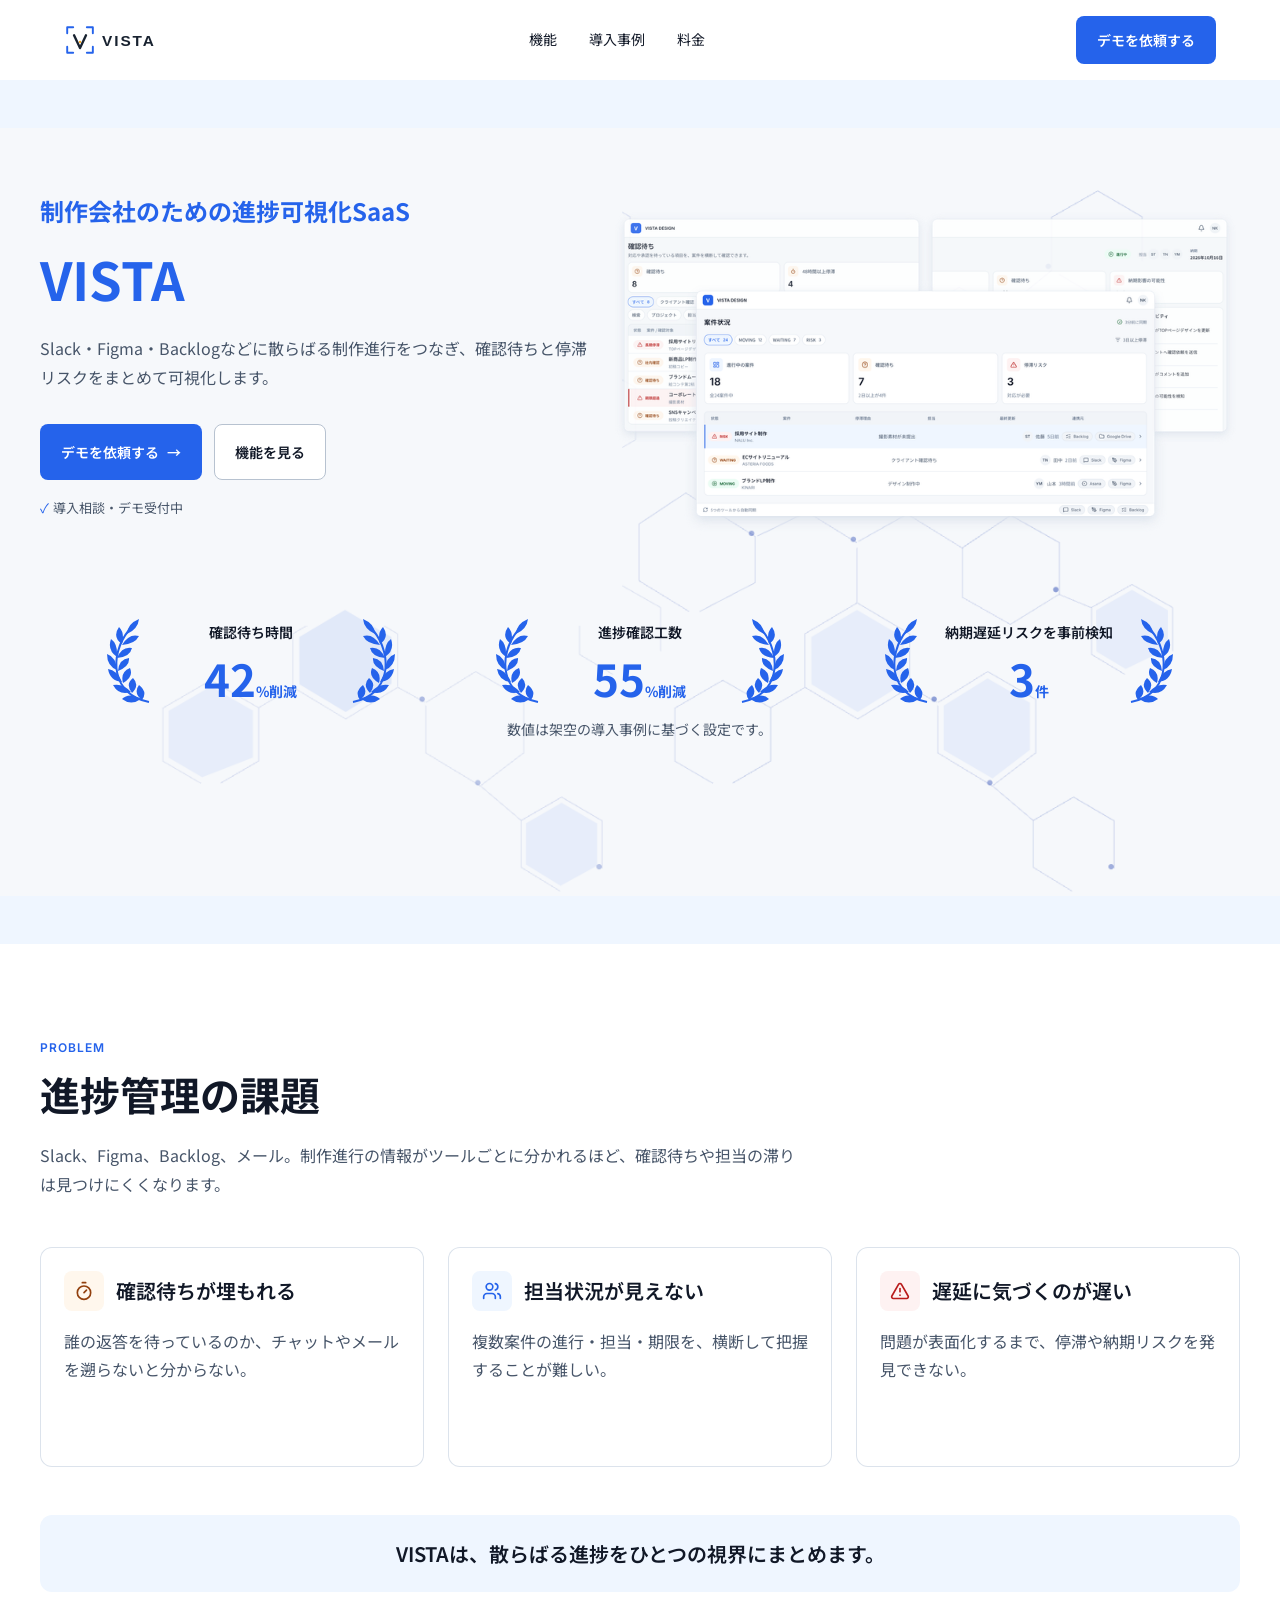
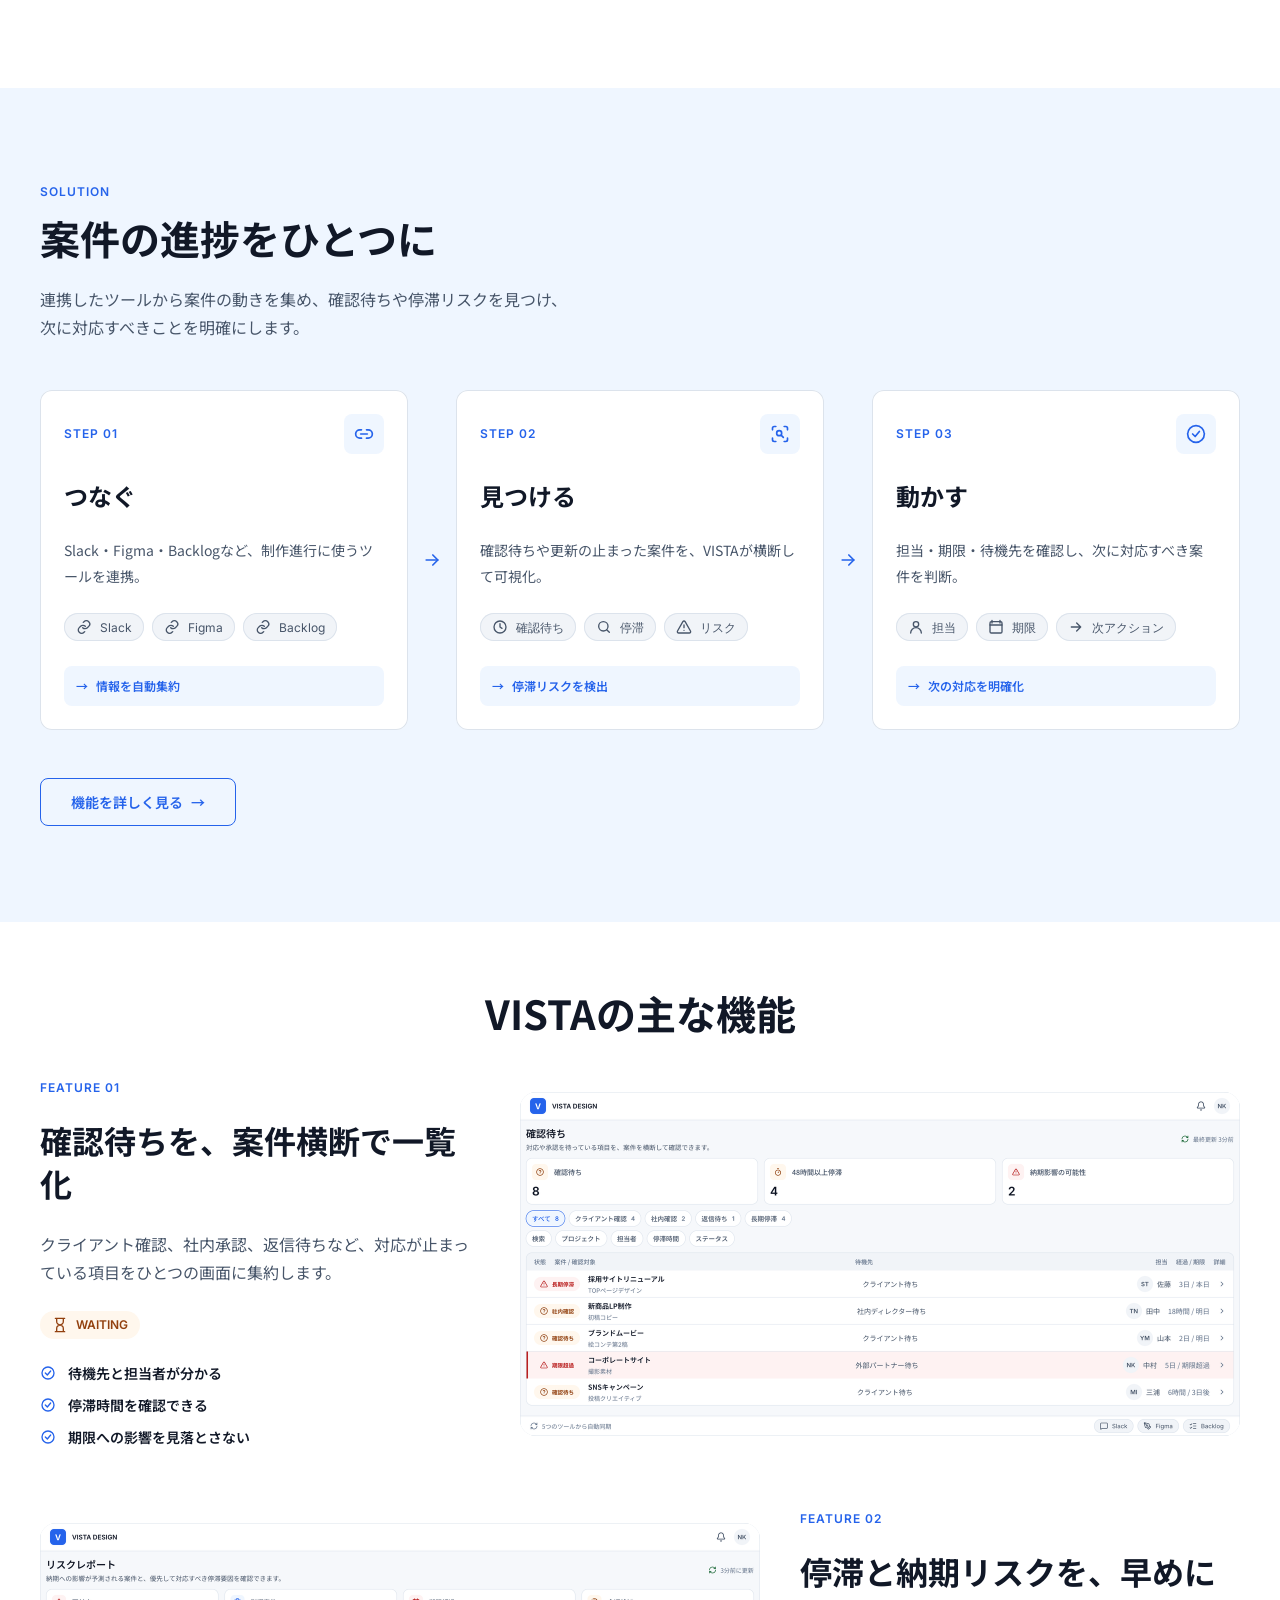
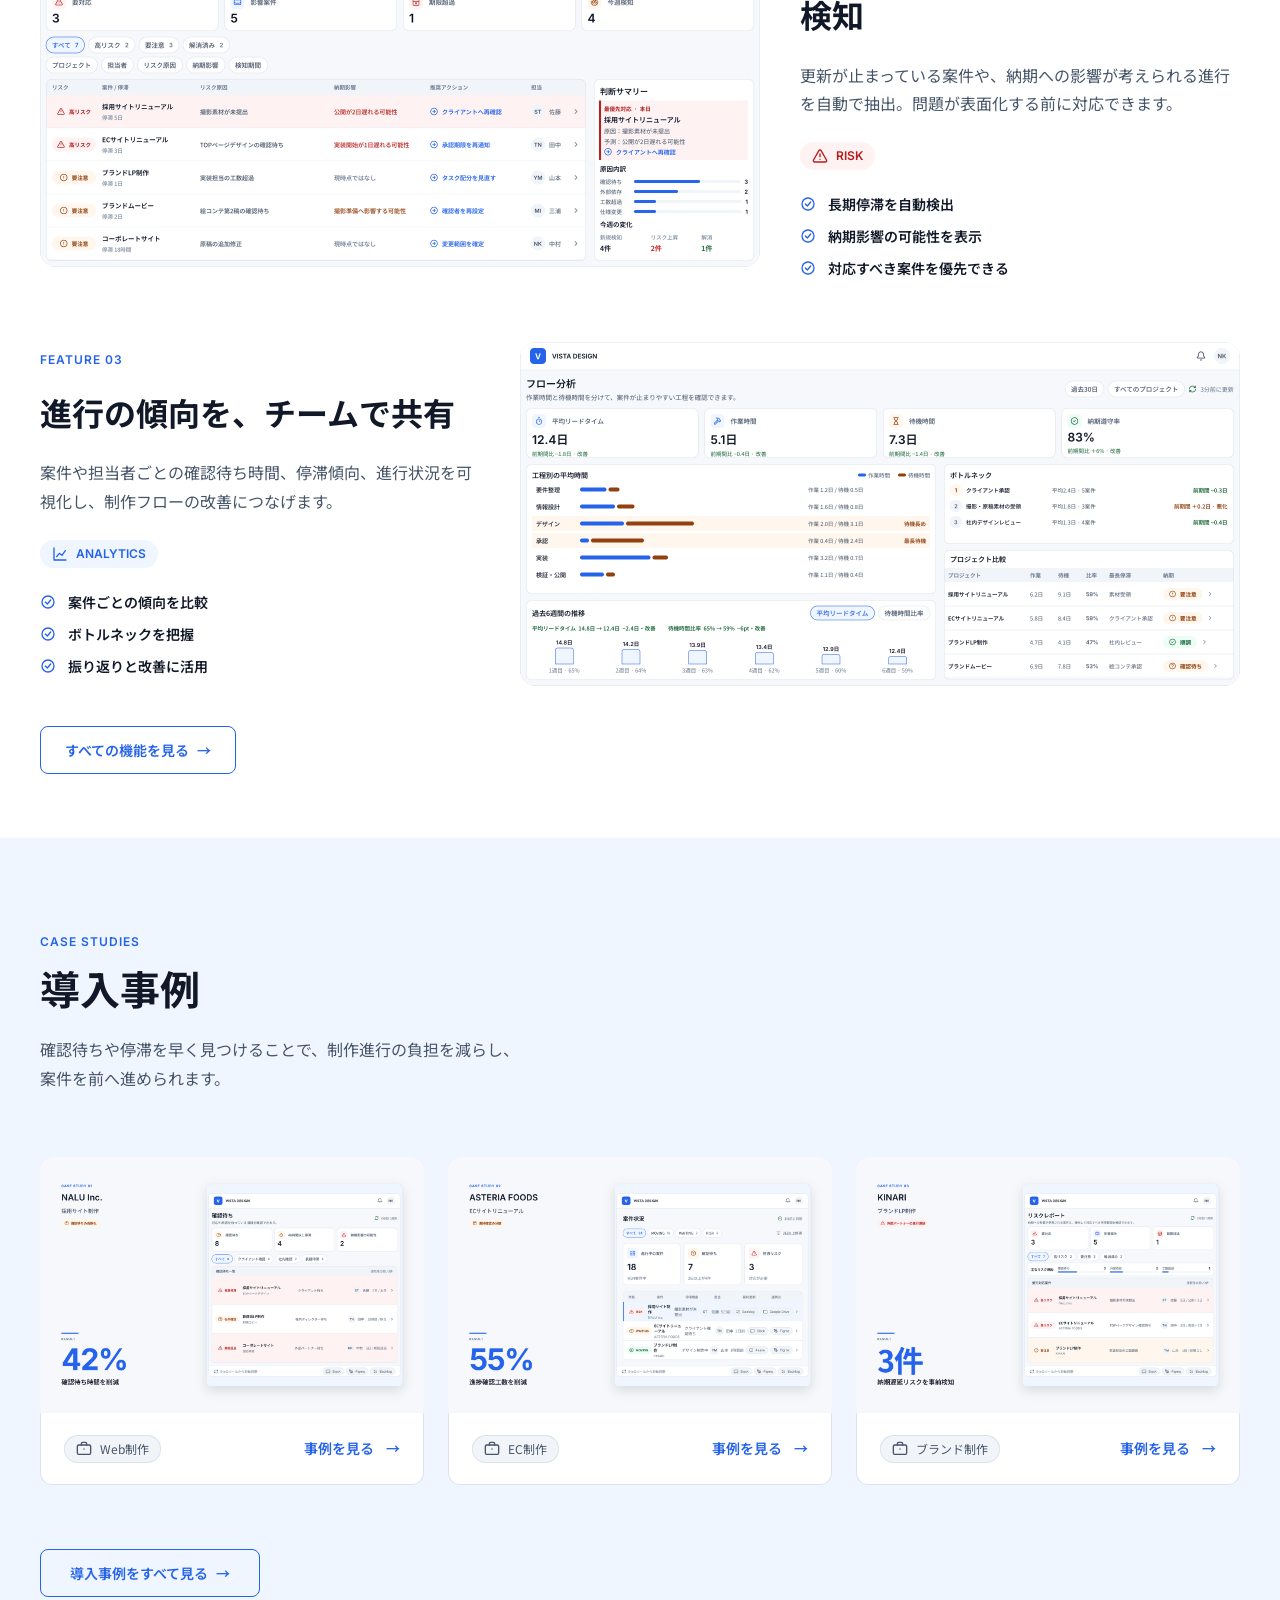
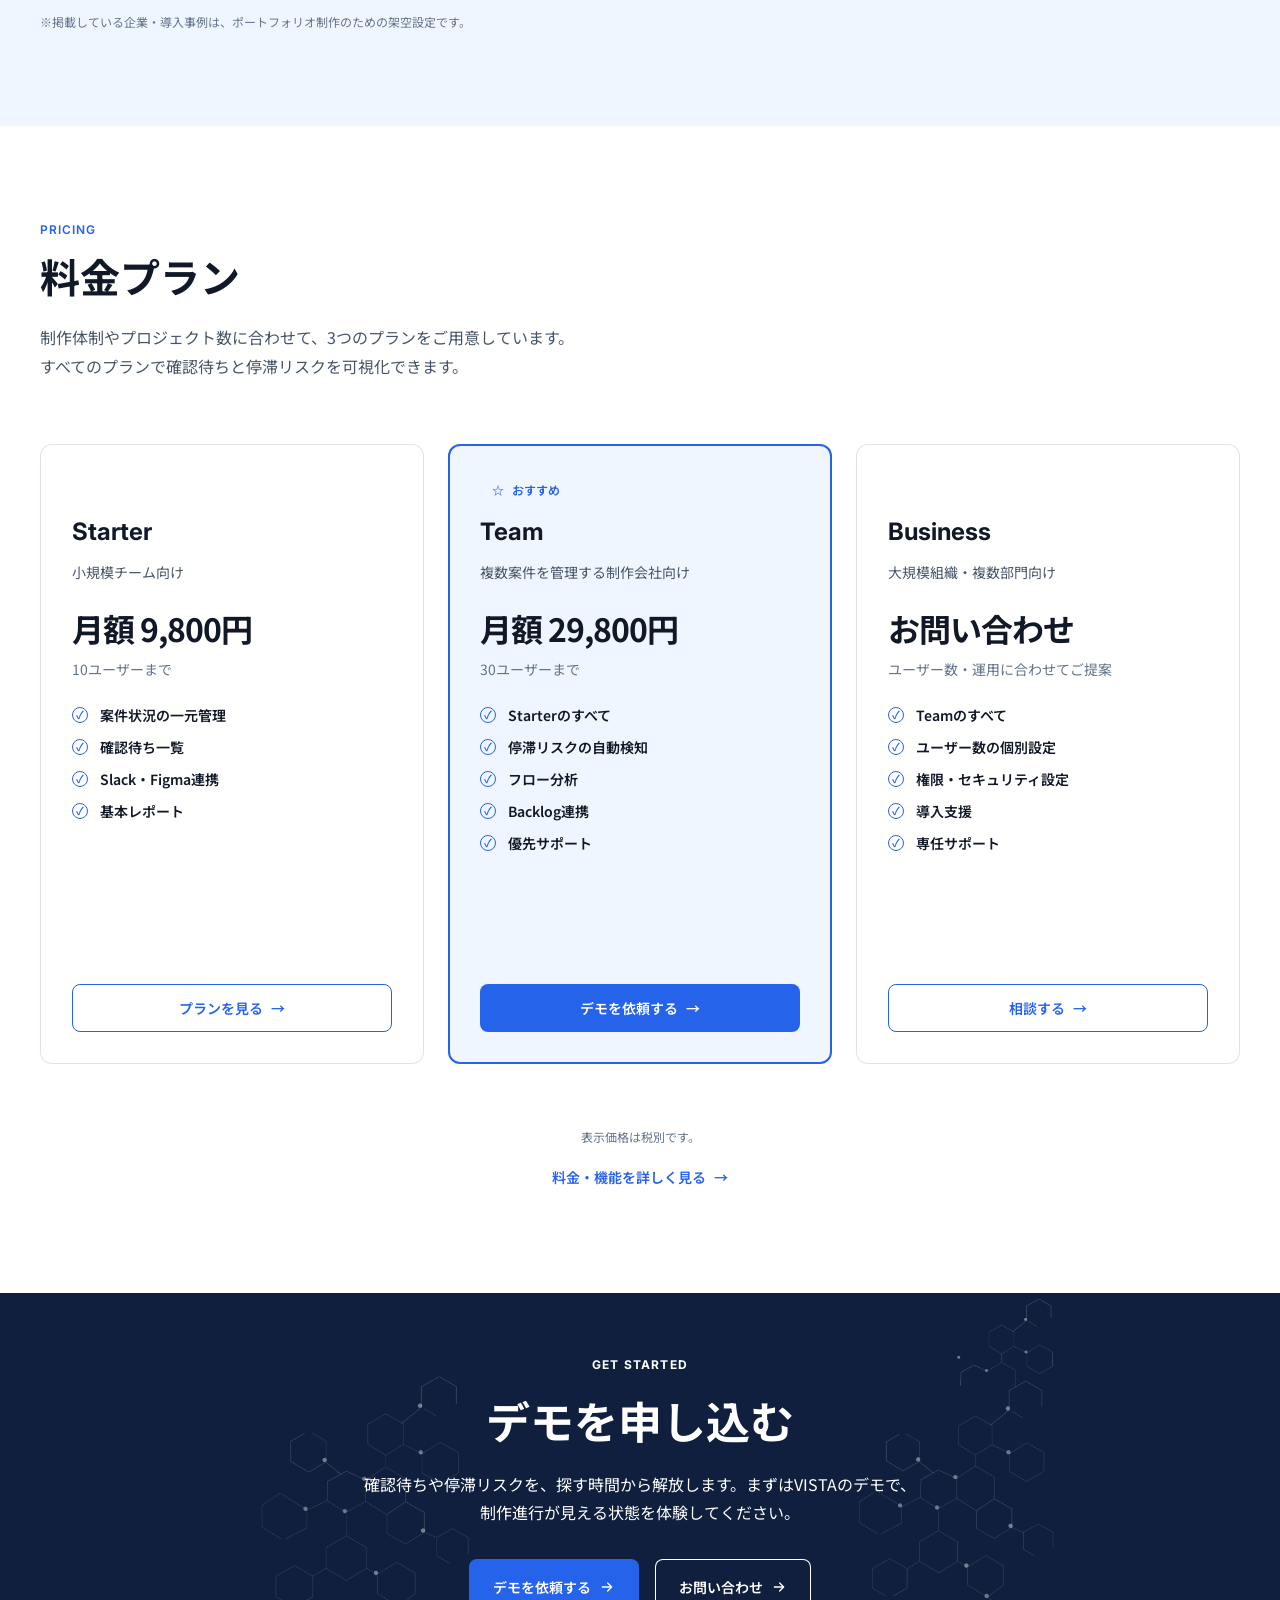
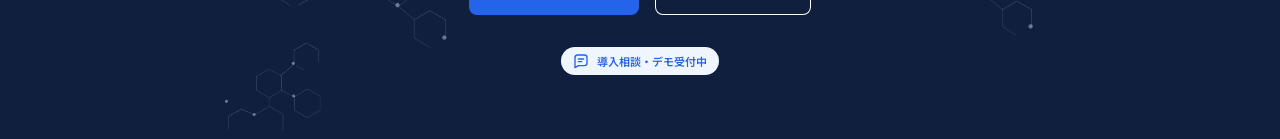
<file: index.html>
<!doctype html>
<html lang="ja">
<head>
  <meta charset="utf-8">
  <meta name="viewport" content="width=device-width, initial-scale=1">
  <title>VISTA</title>
  <meta name="description" content="VISTAは、Slack・Figma・Backlogに散らばる制作進行をつなぎ、制作会社の確認待ちや停滞リスクをひと目で可視化する進捗管理SaaSです。">
  <link rel="canonical" href="https://coconattsu0723.github.io/vista-progress-saas/">
  <meta property="og:title" content="VISTA">
  <meta property="og:description" content="VISTAは、Slack・Figma・Backlogに散らばる制作進行をつなぎ、制作会社の確認待ちや停滞リスクをひと目で可視化する進捗管理SaaSです。">
  <meta property="og:type" content="website">
  <meta property="og:url" content="https://coconattsu0723.github.io/vista-progress-saas/">
  <meta property="og:image" content="https://coconattsu0723.github.io/vista-progress-saas/05_Assets/images/ogp/VISTA_OGP_DEFAULT.png">
  <meta name="twitter:card" content="summary_large_image">
  <meta name="twitter:title" content="VISTA">
  <meta name="twitter:description" content="VISTAは、Slack・Figma・Backlogに散らばる制作進行をつなぎ、制作会社の確認待ちや停滞リスクをひと目で可視化する進捗管理SaaSです。">
  <meta name="twitter:image" content="https://coconattsu0723.github.io/vista-progress-saas/05_Assets/images/ogp/VISTA_OGP_DEFAULT.png">
  <meta name="theme-color" content="#2563eb">
  <link rel="icon" href="05_Assets/icons/web/favicon.ico" sizes="any">
  <link rel="icon" type="image/png" sizes="16x16" href="05_Assets/icons/web/favicon-16x16.png">
  <link rel="icon" type="image/png" sizes="32x32" href="05_Assets/icons/web/favicon-32x32.png">
  <link rel="apple-touch-icon" sizes="180x180" href="05_Assets/icons/web/apple-touch-icon.png">
  <link rel="preconnect" href="https://fonts.googleapis.com">
  <link rel="preconnect" href="https://fonts.gstatic.com" crossorigin>
  <link rel="stylesheet" href="https://fonts.googleapis.com/css2?family=Inter:wght@400;600;700&family=Noto+Sans+JP:wght@400;600;700&display=swap">
  <link rel="stylesheet" href="assets/css/reset.css">
  <link rel="stylesheet" href="assets/css/variables.css">
  <link rel="stylesheet" href="assets/css/base.css">
  <link rel="stylesheet" href="assets/css/components.css">
  <link rel="stylesheet" href="assets/css/pages.css?v=hero-title-blue">
  <script src="assets/js/main.js" defer></script>
</head>
<body data-page="top">
  <a class="skip-link" href="#main-content">本文へ移動</a>
  <header class="site-header" data-site-header>
    <div class="site-header__bar">
      <a class="site-header__logo" href="./" aria-label="VISTA ホーム">
        <img src="01_Brand/VISTA_LOGO_A_TRANSPARENT.svg" alt="VISTA" width="94" height="32">
      </a>
      <nav class="site-header__desktop-nav" aria-label="メインナビゲーション">
        <a class="site-header__nav-link" href="./features/">機能</a>
        <a class="site-header__nav-link" href="./case-studies/">導入事例</a>
        <a class="site-header__nav-link" href="./pricing/">料金</a>
      </nav>
      <div class="site-header__desktop-actions">
        <a class="button button--primary button--medium" href="./contact/">デモを依頼する</a>
      </div>
      <div class="site-header__mobile-actions">
        <a class="button button--primary button--small site-header__mobile-cta" href="./contact/">デモを依頼する</a>
        <button class="menu-toggle" type="button" aria-expanded="false" aria-controls="mobile-navigation" aria-label="メニューを開く" data-menu-toggle>
          <span class="menu-toggle__icon" aria-hidden="true"></span>
        </button>
      </div>
    </div>
    <nav class="mobile-navigation" id="mobile-navigation" aria-label="モバイルナビゲーション" data-mobile-menu hidden>
      <div class="container mobile-navigation__inner">
        <ul class="mobile-navigation__list">
          <li><a class="mobile-navigation__link" href="./features/"><span>機能</span><span class="mobile-navigation__arrow" aria-hidden="true">→</span></a></li>
          <li><a class="mobile-navigation__link" href="./case-studies/"><span>導入事例</span><span class="mobile-navigation__arrow" aria-hidden="true">→</span></a></li>
          <li><a class="mobile-navigation__link" href="./pricing/"><span>料金</span><span class="mobile-navigation__arrow" aria-hidden="true">→</span></a></li>
        </ul>
        <a class="button button--primary button--medium" href="./contact/">デモを依頼する</a>
      </div>
    </nav>
  </header>

  <main id="main-content">
    <section class="top-hero" id="hero" aria-labelledby="hero-title">
      <div class="top-hero__network" aria-hidden="true">
        <picture>
          <source media="(min-width: 1024px)" srcset="05_Assets/images/hero/VISTA_BG_HERO_NETWORK_DESKTOP.png">
          <source media="(min-width: 950px)" srcset="05_Assets/images/hero/VISTA_BG_HERO_NETWORK_1000.png">
          <source media="(min-width: 834px)" srcset="05_Assets/images/hero/VISTA_BG_HERO_NETWORK_900.png">
          <source media="(min-width: 684px)" srcset="05_Assets/images/hero/VISTA_BG_HERO_NETWORK_768.png">
          <source media="(min-width: 515px)" srcset="05_Assets/images/hero/VISTA_BG_HERO_NETWORK_600.png">
          <source media="(min-width: 400px)" srcset="05_Assets/images/hero/VISTA_BG_HERO_NETWORK_430.png">
          <img class="top-hero__network-image" src="05_Assets/images/hero/VISTA_BG_HERO_NETWORK_MOBILE.png" alt="" width="375" height="634">
        </picture>
      </div>
      <div class="container top-hero__container">
        <div class="top-hero__content">
          <div class="top-hero__intro">
            <p class="eyebrow">制作会社のための進捗可視化SaaS</p>
            <h1 class="top-hero__title" id="hero-title">VISTA</h1>
          </div>
          <div class="top-hero__conversion">
            <p class="top-hero__description"><span class="top-hero__description--desktop">Slack・Figma・Backlogなどに散らばる制作進行をつなぎ、確認待ちと停滞リスクをまとめて可視化します。</span><span class="top-hero__description--mobile">散らばる制作進行をつなぎ、確認待ちと停滞リスクをひと目で可視化します。</span></p>
            <div class="top-hero__action-block">
              <div class="top-hero__actions">
                <a class="button button--primary button--large top-hero__primary" href="./contact/">
                  <span>デモを依頼する</span><span class="top-hero__button-arrow" aria-hidden="true">→</span>
                </a>
                <a class="button button--secondary button--large top-hero__secondary" href="./features/">
                  <span>機能を見る</span><span class="top-hero__mobile-arrow" aria-hidden="true">→</span>
                </a>
              </div>
              <p class="top-hero__note"><span aria-hidden="true">✓</span>導入相談・デモ受付中</p>
            </div>
          </div>
        </div>
        <div class="top-hero__visual">
          <img class="top-hero__mockup" src="05_Assets/images/hero/VISTA_HERO_PRODUCT_MOCKUP.png" srcset="05_Assets/images/hero/VISTA_HERO_PRODUCT_MOCKUP_800.png 800w, 05_Assets/images/hero/VISTA_HERO_PRODUCT_MOCKUP_1280.png 1280w" sizes="(min-width: 1232px) 640px, (min-width: 1024px) calc(53.333vw - 17.067px), (min-width: 672px) 640px, calc(100vw - 32px)" alt="VISTAの進捗可視化画面" width="3840" height="2400">
        </div>
        <div class="top-hero__results">
          <ul class="top-hero__results-list">
            <li><a href="./case-studies/#case-01"><span>確認待ち時間</span><strong>42<small>%削減</small></strong></a></li>
            <li><a href="./case-studies/#case-02"><span>進捗確認工数</span><strong>55<small>%削減</small></strong></a></li>
            <li><a href="./case-studies/#case-03"><span>納期遅延リスクを事前検知</span><strong>3<small>件</small></strong></a></li>
          </ul>
          <p class="top-hero__results-note">数値は架空の導入事例に基づく設定です。</p>
        </div>
      </div>
    </section>
    <section class="problem-section" id="problem" aria-labelledby="problem-title">
      <div class="container problem-section__inner">
        <header class="section-heading problem-section__heading">
          <p class="section-eyebrow">PROBLEM</p>
          <div class="section-heading__content">
            <h2 class="section-title" id="problem-title">進捗管理の課題</h2>
            <p class="section-description">Slack、Figma、Backlog、メール。制作進行の情報が<span class="problem-section__desktop-copy">ツールごとに</span>分かれるほど、確認待ちや担当の滞りは見つけにくくなります。</p>
          </div>
        </header>
        <div class="problem-cards">
          <article class="problem-card problem-card--waiting">
            <span class="problem-card__icon" aria-hidden="true">
              <svg viewBox="0 0 24 24" focusable="false"><line x1="10" x2="14" y1="2" y2="2"/><line x1="12" x2="15" y1="14" y2="11"/><circle cx="12" cy="14" r="8"/></svg>
            </span>
            <span class="problem-card__number">01</span>
            <h3 class="problem-card__title">確認待ちが埋もれる</h3>
            <p class="problem-card__text">誰の返答を待っているのか、チャットやメールを遡らないと分からない。</p>
          </article>
          <article class="problem-card problem-card--assignment">
            <span class="problem-card__icon" aria-hidden="true">
              <svg viewBox="0 0 24 24" focusable="false"><path d="M16 21v-2a4 4 0 0 0-4-4H6a4 4 0 0 0-4 4v2"/><path d="M16 3.128a4 4 0 0 1 0 7.744"/><path d="M22 21v-2a4 4 0 0 0-3-3.87"/><circle cx="9" cy="7" r="4"/></svg>
            </span>
            <span class="problem-card__number">02</span>
            <h3 class="problem-card__title">担当状況が見えない</h3>
            <p class="problem-card__text">複数案件の進行・担当・期限を、横断して把握することが難しい。</p>
          </article>
          <article class="problem-card problem-card--risk">
            <span class="problem-card__icon" aria-hidden="true">
              <svg viewBox="0 0 24 24" focusable="false"><path d="m21.73 18-8-14a2 2 0 0 0-3.48 0l-8 14A2 2 0 0 0 4 21h16a2 2 0 0 0 1.73-3"/><path d="M12 9v4"/><path d="M12 17h.01"/></svg>
            </span>
            <span class="problem-card__number">03</span>
            <h3 class="problem-card__title">遅延に気づくのが遅い</h3>
            <p class="problem-card__text">問題が表面化するまで、停滞や納期リスクを発見できない。</p>
          </article>
        </div>
        <div class="problem-bridge">
          <p><span>VISTAは、散らばる進捗を</span><span>ひとつの視界にまとめます。</span></p>
        </div>
      </div>
    </section>
    <section class="solution-section" id="solution" aria-labelledby="solution-title">
      <div class="container solution-section__inner">
        <header class="section-heading solution-section__heading">
          <p class="section-eyebrow">SOLUTION</p>
          <div class="section-heading__content">
            <h2 class="section-title" id="solution-title">案件の進捗をひとつに</h2>
            <p class="section-description">連携したツールから案件の動きを集め、確認待ちや停滞リスクを見つけ、<br class="solution-section__desktop-break">次に対応すべきことを明確にします。</p>
          </div>
        </header>
        <div class="solution-steps">
          <article class="solution-step">
            <header class="solution-step__header">
              <p class="solution-step__label">STEP 01</p>
              <span class="solution-step__icon" aria-hidden="true"><svg viewBox="0 0 24 24" focusable="false"><path d="M9 17H7A5 5 0 0 1 7 7h2"/><path d="M15 7h2a5 5 0 0 1 0 10h-2"/><path d="M8 12h8"/></svg></span>
            </header>
            <h3 class="solution-step__title">つなぐ</h3>
            <p class="solution-step__text">Slack・Figma・Backlogなど、制作進行に使うツールを連携。</p>
            <ul class="solution-step__tags" aria-label="連携対象">
              <li class="solution-tag"><span aria-hidden="true"><svg viewBox="0 0 24 24"><path d="M10 13a5 5 0 0 0 7.1.1l2-2a5 5 0 0 0-7.1-7.1l-1.1 1.1"/><path d="M14 11a5 5 0 0 0-7.1-.1l-2 2A5 5 0 0 0 12 20l1.1-1.1"/></svg></span>Slack</li>
              <li class="solution-tag"><span aria-hidden="true"><svg viewBox="0 0 24 24"><path d="M10 13a5 5 0 0 0 7.1.1l2-2a5 5 0 0 0-7.1-7.1l-1.1 1.1"/><path d="M14 11a5 5 0 0 0-7.1-.1l-2 2A5 5 0 0 0 12 20l1.1-1.1"/></svg></span>Figma</li>
              <li class="solution-tag"><span aria-hidden="true"><svg viewBox="0 0 24 24"><path d="M10 13a5 5 0 0 0 7.1.1l2-2a5 5 0 0 0-7.1-7.1l-1.1 1.1"/><path d="M14 11a5 5 0 0 0-7.1-.1l-2 2A5 5 0 0 0 12 20l1.1-1.1"/></svg></span>Backlog</li>
            </ul>
            <p class="solution-step__keyword"><span aria-hidden="true">→</span>情報を自動集約</p>
          </article>
          <div class="solution-connector" aria-hidden="true"><svg viewBox="0 0 24 24" focusable="false"><path d="M5 12h14"/><path class="solution-connector__desktop-path" d="m13 6 6 6-6 6"/><path class="solution-connector__mobile-path" d="m6 13 6 6 6-6"/></svg></div>
          <article class="solution-step">
            <header class="solution-step__header">
              <p class="solution-step__label">STEP 02</p>
              <span class="solution-step__icon" aria-hidden="true"><svg viewBox="0 0 24 24" focusable="false"><path d="M3 7V5a2 2 0 0 1 2-2h2M17 3h2a2 2 0 0 1 2 2v2M21 17v2a2 2 0 0 1-2 2h-2M7 21H5a2 2 0 0 1-2-2v-2"/><circle cx="11" cy="11" r="3"/><path d="m16 16-2.1-2.1"/></svg></span>
            </header>
            <h3 class="solution-step__title">見つける</h3>
            <p class="solution-step__text">確認待ちや更新の止まった案件を、VISTAが横断して可視化。</p>
            <ul class="solution-step__tags" aria-label="検出対象">
              <li class="solution-tag"><span aria-hidden="true"><svg viewBox="0 0 24 24"><circle cx="12" cy="12" r="9"/><path d="M12 7v5l3 2"/></svg></span>確認待ち</li>
              <li class="solution-tag"><span aria-hidden="true"><svg viewBox="0 0 24 24"><circle cx="11" cy="11" r="7"/><path d="m20 20-4-4"/></svg></span>停滞</li>
              <li class="solution-tag"><span aria-hidden="true"><svg viewBox="0 0 24 24"><path d="m21.7 18-8-14a2 2 0 0 0-3.4 0l-8 14A2 2 0 0 0 4 21h16a2 2 0 0 0 1.7-3"/><path d="M12 9v4M12 17h.01"/></svg></span>リスク</li>
            </ul>
            <p class="solution-step__keyword"><span aria-hidden="true">→</span>停滞リスクを検出</p>
          </article>
          <div class="solution-connector" aria-hidden="true"><svg viewBox="0 0 24 24" focusable="false"><path d="M5 12h14"/><path class="solution-connector__desktop-path" d="m13 6 6 6-6 6"/><path class="solution-connector__mobile-path" d="m6 13 6 6 6-6"/></svg></div>
          <article class="solution-step">
            <header class="solution-step__header">
              <p class="solution-step__label">STEP 03</p>
              <span class="solution-step__icon" aria-hidden="true"><svg viewBox="0 0 24 24" focusable="false"><circle cx="12" cy="12" r="10"/><path d="m8 12 3 3 5-6"/></svg></span>
            </header>
            <h3 class="solution-step__title">動かす</h3>
            <p class="solution-step__text">担当・期限・待機先を確認し、次に対応すべき案件を判断。</p>
            <ul class="solution-step__tags" aria-label="判断情報">
              <li class="solution-tag"><span aria-hidden="true"><svg viewBox="0 0 24 24"><circle cx="12" cy="8" r="4"/><path d="M4 21a8 8 0 0 1 16 0"/></svg></span>担当</li>
              <li class="solution-tag"><span aria-hidden="true"><svg viewBox="0 0 24 24"><path d="M6 2v4M18 2v4M3 9h18"/><rect x="3" y="4" width="18" height="17" rx="2"/></svg></span>期限</li>
              <li class="solution-tag"><span aria-hidden="true"><svg viewBox="0 0 24 24"><path d="M5 12h14M13 6l6 6-6 6"/></svg></span>次アクション</li>
            </ul>
            <p class="solution-step__keyword"><span aria-hidden="true">→</span>次の対応を明確化</p>
          </article>
        </div>
        <div class="solution-section__cta-row">
          <a class="button button--medium solution-section__cta" href="./features/">機能を詳しく見る<span aria-hidden="true">→</span></a>
        </div>
      </div>
    </section>
    <section class="features-section" id="features" aria-labelledby="features-title">
      <div class="container features-section__inner">
        <h2 class="section-title features-section__title" id="features-title">VISTAの主な機能</h2>
        <div class="feature-list">
          <article class="feature-block">
            <div class="feature-copy">
              <p class="feature-copy__label">FEATURE 01</p>
              <h3 class="feature-copy__title">確認待ちを、案件横断で一覧化</h3>
              <p class="feature-copy__description"><span class="feature-copy__desktop-text">クライアント確認、社内承認、返信待ちなど、</span><span class="feature-copy__mobile-text">クライアント確認や社内承認など、</span>対応が止まっている項目をひとつの画面に集約します。</p>
              <p class="feature-status feature-status--waiting"><span aria-hidden="true"><svg viewBox="0 0 24 24"><path d="M5 22h14M5 2h14M17 22v-4.2a5 5 0 0 0-2-4.6L12 12l-3 1.2a5 5 0 0 0-2 4.6V22M7 2v4.2a5 5 0 0 0 2 4.6l3 1.2 3-1.2a5 5 0 0 0 2-4.6V2"/></svg></span>WAITING</p>
              <ul class="feature-points">
                <li><span aria-hidden="true"><svg viewBox="0 0 24 24"><circle cx="12" cy="12" r="9"/><path d="m8 12 3 3 5-6"/></svg></span>待機先と担当者が分かる</li>
                <li><span aria-hidden="true"><svg viewBox="0 0 24 24"><circle cx="12" cy="12" r="9"/><path d="m8 12 3 3 5-6"/></svg></span>停滞時間を確認できる</li>
                <li><span aria-hidden="true"><svg viewBox="0 0 24 24"><circle cx="12" cy="12" r="9"/><path d="m8 12 3 3 5-6"/></svg></span>期限への影響を見落とさない</li>
              </ul>
            </div>
            <figure class="feature-preview">
              <picture>
                <source media="(min-width: 768px)" srcset="05_Assets/images/product-ui/VISTA_UI_WAITING_INBOX_1440.png">
                <img class="feature-preview__image" loading="lazy" src="05_Assets/images/product-ui/mobile-preview/VISTA_UI_WAITING_INBOX_PREVIEW.png" alt="Waiting Inboxの画面プレビュー" width="720" height="688">
              </picture>
            </figure>
          </article>
          <article class="feature-block feature-block--reverse">
            <figure class="feature-preview">
              <picture>
                <source media="(min-width: 768px)" srcset="05_Assets/images/product-ui/VISTA_UI_RISK_REPORT_1440.png">
                <img class="feature-preview__image" loading="lazy" src="05_Assets/images/product-ui/mobile-preview/VISTA_UI_RISK_REPORT_PREVIEW.png" alt="Risk Reportの画面プレビュー" width="720" height="688">
              </picture>
            </figure>
            <div class="feature-copy">
              <p class="feature-copy__label">FEATURE 02</p>
              <h3 class="feature-copy__title">停滞と納期リスクを、早めに検知</h3>
              <p class="feature-copy__description"><span class="feature-copy__desktop-text">更新が止まっている案件や、納期への影響が考えられる進行を自動で抽出。問題が表面化する前に対応できます。</span><span class="feature-copy__mobile-text">更新が止まった案件や納期への影響を抽出し、問題が表面化する前に対応できます。</span></p>
              <p class="feature-status feature-status--risk"><span aria-hidden="true"><svg viewBox="0 0 24 24"><path d="m21.7 18-8-14a2 2 0 0 0-3.4 0l-8 14A2 2 0 0 0 4 21h16a2 2 0 0 0 1.7-3"/><path d="M12 9v4M12 17h.01"/></svg></span>RISK</p>
              <ul class="feature-points">
                <li><span aria-hidden="true"><svg viewBox="0 0 24 24"><circle cx="12" cy="12" r="9"/><path d="m8 12 3 3 5-6"/></svg></span>長期停滞を自動検出</li>
                <li><span aria-hidden="true"><svg viewBox="0 0 24 24"><circle cx="12" cy="12" r="9"/><path d="m8 12 3 3 5-6"/></svg></span>納期影響の可能性を表示</li>
                <li><span aria-hidden="true"><svg viewBox="0 0 24 24"><circle cx="12" cy="12" r="9"/><path d="m8 12 3 3 5-6"/></svg></span><span class="feature-copy__desktop-text">対応すべき案件を優先できる</span><span class="feature-copy__mobile-text">対応の優先順位が分かる</span></li>
              </ul>
            </div>
          </article>
          <article class="feature-block">
            <div class="feature-copy">
              <p class="feature-copy__label">FEATURE 03</p>
              <h3 class="feature-copy__title">進行の傾向を、チームで共有</h3>
              <p class="feature-copy__description"><span class="feature-copy__desktop-text">案件や担当者ごとの</span>確認待ち時間<span class="feature-copy__desktop-text">、</span><span class="feature-copy__mobile-text">や</span>停滞傾向<span class="feature-copy__desktop-text">、進行状況</span>を可視化し、制作フローの<span class="feature-copy__desktop-text">改善</span><span class="feature-copy__mobile-text">振り返りと改善</span>につなげます。</p>
              <p class="feature-status feature-status--analytics"><span aria-hidden="true"><svg viewBox="0 0 24 24"><path d="M3 3v18h18"/><path d="m7 16 4-5 4 3 5-7"/></svg></span>ANALYTICS</p>
              <ul class="feature-points">
                <li><span aria-hidden="true"><svg viewBox="0 0 24 24"><circle cx="12" cy="12" r="9"/><path d="m8 12 3 3 5-6"/></svg></span>案件ごとの傾向を比較</li>
                <li><span aria-hidden="true"><svg viewBox="0 0 24 24"><circle cx="12" cy="12" r="9"/><path d="m8 12 3 3 5-6"/></svg></span>ボトルネックを把握</li>
                <li><span aria-hidden="true"><svg viewBox="0 0 24 24"><circle cx="12" cy="12" r="9"/><path d="m8 12 3 3 5-6"/></svg></span>振り返りと改善に活用</li>
              </ul>
            </div>
            <figure class="feature-preview">
              <picture>
                <source media="(min-width: 768px)" srcset="05_Assets/images/product-ui/VISTA_UI_FLOW_ANALYTICS.png">
                <img class="feature-preview__image" loading="lazy" src="05_Assets/images/product-ui/mobile-preview/VISTA_UI_FLOW_ANALYTICS_PREVIEW.png" alt="Flow Analyticsの画面プレビュー" width="720" height="688">
              </picture>
            </figure>
          </article>
        </div>
        <div class="features-section__cta-row">
          <a class="button button--medium features-section__cta" href="./features/">すべての機能を見る<span aria-hidden="true">→</span></a>
        </div>
      </div>
    </section>
    <section class="case-studies-section" id="case-studies" aria-labelledby="case-studies-title">
      <div class="container case-studies-section__inner">
        <header class="section-heading case-studies-section__heading">
          <p class="section-eyebrow">CASE STUDIES</p>
          <div class="section-heading__content">
            <h2 class="section-title" id="case-studies-title">導入事例</h2>
            <p class="section-description">確認待ちや停滞を早く見つけることで、制作進行の負担を減らし、<br class="case-studies-section__desktop-break">案件を前へ進められます。</p>
          </div>
        </header>
        <div class="case-study-grid">
          <article class="case-study-card">
            <h3 class="sr-only">NALU Inc. 採用サイト制作</h3>
            <div class="case-study-card__cover">
              <img class="case-study-card__image" loading="lazy" src="05_Assets/images/case-studies/VISTA_CASE_RECRUIT_SITE_1296.png" alt="NALU Inc. 採用サイト制作の導入事例" width="1296" height="864">
            </div>
            <div class="case-study-card__body">
              <span class="case-study-card__category"><span aria-hidden="true"><svg viewBox="0 0 24 24"><path d="M12 12h.01"/><path d="M16 6V4a2 2 0 0 0-2-2h-4a2 2 0 0 0-2 2v2"/><rect width="20" height="14" x="2" y="6" rx="2"/></svg></span>Web制作</span>
              <a class="case-study-card__link" href="./case-studies/">事例を見る<span aria-hidden="true">→</span></a>
            </div>
          </article>
          <article class="case-study-card">
            <h3 class="sr-only">ASTERIA FOODS ECサイトリニューアル</h3>
            <div class="case-study-card__cover">
              <img class="case-study-card__image" loading="lazy" src="05_Assets/images/case-studies/VISTA_CASE_EC_RENEWAL_1296.png" alt="ASTERIA FOODS ECサイトリニューアルの導入事例" width="1296" height="864">
            </div>
            <div class="case-study-card__body">
              <span class="case-study-card__category"><span aria-hidden="true"><svg viewBox="0 0 24 24"><path d="M12 12h.01"/><path d="M16 6V4a2 2 0 0 0-2-2h-4a2 2 0 0 0-2 2v2"/><rect width="20" height="14" x="2" y="6" rx="2"/></svg></span>EC制作</span>
              <a class="case-study-card__link" href="./case-studies/">事例を見る<span aria-hidden="true">→</span></a>
            </div>
          </article>
          <article class="case-study-card">
            <h3 class="sr-only">KINARI ブランドLP制作</h3>
            <div class="case-study-card__cover">
              <img class="case-study-card__image" loading="lazy" src="05_Assets/images/case-studies/VISTA_CASE_BRAND_LP_1296.png" alt="KINARI ブランドLP制作の導入事例" width="1296" height="864">
            </div>
            <div class="case-study-card__body">
              <span class="case-study-card__category"><span aria-hidden="true"><svg viewBox="0 0 24 24"><path d="M12 12h.01"/><path d="M16 6V4a2 2 0 0 0-2-2h-4a2 2 0 0 0-2 2v2"/><rect width="20" height="14" x="2" y="6" rx="2"/></svg></span>ブランド制作</span>
              <a class="case-study-card__link" href="./case-studies/">事例を見る<span aria-hidden="true">→</span></a>
            </div>
          </article>
        </div>
        <footer class="case-studies-section__footer">
          <a class="button button--medium case-studies-section__cta" href="./case-studies/">導入事例をすべて見る<span aria-hidden="true">→</span></a>
          <p class="case-studies-section__note">※掲載している企業・導入事例は、ポートフォリオ制作のための架空設定です。</p>
        </footer>
      </div>
    </section>
    <section class="pricing-section" id="pricing" aria-labelledby="pricing-title">
      <div class="container pricing-section__inner">
        <header class="section-heading pricing-section__heading">
          <p class="section-eyebrow">PRICING</p>
          <div class="section-heading__content">
            <h2 class="section-title" id="pricing-title">料金プラン</h2>
            <p class="section-description">制作体制やプロジェクト数に合わせて、3つのプランをご用意しています。<br class="pricing-section__desktop-break">すべてのプランで確認待ちと停滞リスクを可視化できます。</p>
          </div>
        </header>
        <div class="pricing-grid">
          <article class="pricing-card">
            <div class="pricing-card__content">
              <header class="pricing-card__intro">
                <span class="pricing-card__badge-spacer" aria-hidden="true"></span>
                <h3 class="pricing-card__name">Starter</h3>
                <p class="pricing-card__audience">小規模チーム向け</p>
              </header>
              <div class="pricing-card__price">
                <p class="pricing-card__amount">月額 9,800円</p>
                <p class="pricing-card__note">10ユーザーまで</p>
              </div>
              <ul class="pricing-card__features">
                <li><span aria-hidden="true">✓</span>案件状況の一元管理</li>
                <li><span aria-hidden="true">✓</span>確認待ち一覧</li>
                <li><span aria-hidden="true">✓</span>Slack・Figma連携</li>
                <li><span aria-hidden="true">✓</span>基本レポート</li>
              </ul>
            </div>
            <a class="button button--medium pricing-card__cta pricing-card__cta--secondary" href="./pricing/">プランを見る<span aria-hidden="true">→</span></a>
          </article>
          <article class="pricing-card pricing-card--featured">
            <div class="pricing-card__content">
              <header class="pricing-card__intro">
                <span class="pricing-card__badge"><span aria-hidden="true">☆</span>おすすめ</span>
                <h3 class="pricing-card__name">Team</h3>
                <p class="pricing-card__audience">複数案件を管理する制作会社向け</p>
              </header>
              <div class="pricing-card__price">
                <p class="pricing-card__amount">月額 29,800円</p>
                <p class="pricing-card__note">30ユーザーまで</p>
              </div>
              <ul class="pricing-card__features">
                <li><span aria-hidden="true">✓</span>Starterのすべて</li>
                <li><span aria-hidden="true">✓</span>停滞リスクの自動検知</li>
                <li><span aria-hidden="true">✓</span>フロー分析</li>
                <li><span aria-hidden="true">✓</span>Backlog連携</li>
                <li><span aria-hidden="true">✓</span>優先サポート</li>
              </ul>
            </div>
            <a class="button button--primary button--medium pricing-card__cta" href="./contact/">デモを依頼する<span aria-hidden="true">→</span></a>
          </article>
          <article class="pricing-card">
            <div class="pricing-card__content">
              <header class="pricing-card__intro">
                <span class="pricing-card__badge-spacer" aria-hidden="true"></span>
                <h3 class="pricing-card__name">Business</h3>
                <p class="pricing-card__audience">大規模組織・複数部門向け</p>
              </header>
              <div class="pricing-card__price">
                <p class="pricing-card__amount">お問い合わせ</p>
                <p class="pricing-card__note">ユーザー数・運用に合わせてご提案</p>
              </div>
              <ul class="pricing-card__features">
                <li><span aria-hidden="true">✓</span>Teamのすべて</li>
                <li><span aria-hidden="true">✓</span>ユーザー数の個別設定</li>
                <li><span aria-hidden="true">✓</span>権限・セキュリティ設定</li>
                <li><span aria-hidden="true">✓</span>導入支援</li>
                <li><span aria-hidden="true">✓</span>専任サポート</li>
              </ul>
            </div>
            <a class="button button--medium pricing-card__cta pricing-card__cta--secondary" href="./contact/">相談する<span aria-hidden="true">→</span></a>
          </article>
        </div>
        <footer class="pricing-section__footer">
          <p class="pricing-section__tax-note">表示価格は税別です。</p>
          <a class="button button--text pricing-section__link" href="./pricing/">料金・機能を詳しく見る<span aria-hidden="true">→</span></a>
        </footer>
      </div>
    </section>
    <section class="final-cta" id="final-cta" aria-labelledby="final-cta-title">
      <div class="final-cta__network" aria-hidden="true">
        <picture>
          <source media="(min-width: 1024px)" srcset="./05_Assets/images/final-cta/VISTA_BG_FINAL_CTA_DESKTOP.png">
          <img class="final-cta__network-image" loading="lazy" src="./05_Assets/images/final-cta/VISTA_BG_FINAL_CTA_MOBILE.png" alt="">
        </picture>
      </div>
      <div class="container final-cta__inner">
        <div class="final-cta__copy">
          <p class="final-cta__eyebrow">GET STARTED</p>
          <h2 class="final-cta__title" id="final-cta-title">デモを申し込む</h2>
          <p class="final-cta__description">確認待ちや停滞リスクを、探す時間から解放します。まずはVISTAのデモで、<br class="final-cta__desktop-break">制作進行が見える状態を体験してください。</p>
        </div>
        <div class="final-cta__actions">
          <a class="button button--primary button--large" href="./contact/">デモを依頼する<svg aria-hidden="true" viewBox="0 0 24 24"><path d="M5 12h14M13 6l6 6-6 6"/></svg></a>
          <a class="button button--large final-cta__secondary" href="./contact/">お問い合わせ<svg aria-hidden="true" viewBox="0 0 24 24"><path d="M5 12h14M13 6l6 6-6 6"/></svg></a>
        </div>
        <p class="feature-status feature-status--analytics final-cta__badge"><svg aria-hidden="true" viewBox="0 0 24 24"><path d="M21 15a4 4 0 0 1-4 4H8l-5 3V7a4 4 0 0 1 4-4h10a4 4 0 0 1 4 4z"/><path d="M8 9h8M8 13h5"/></svg>導入相談・デモ受付中</p>
      </div>
    </section>
  </main>
</body>
</html>
</file>
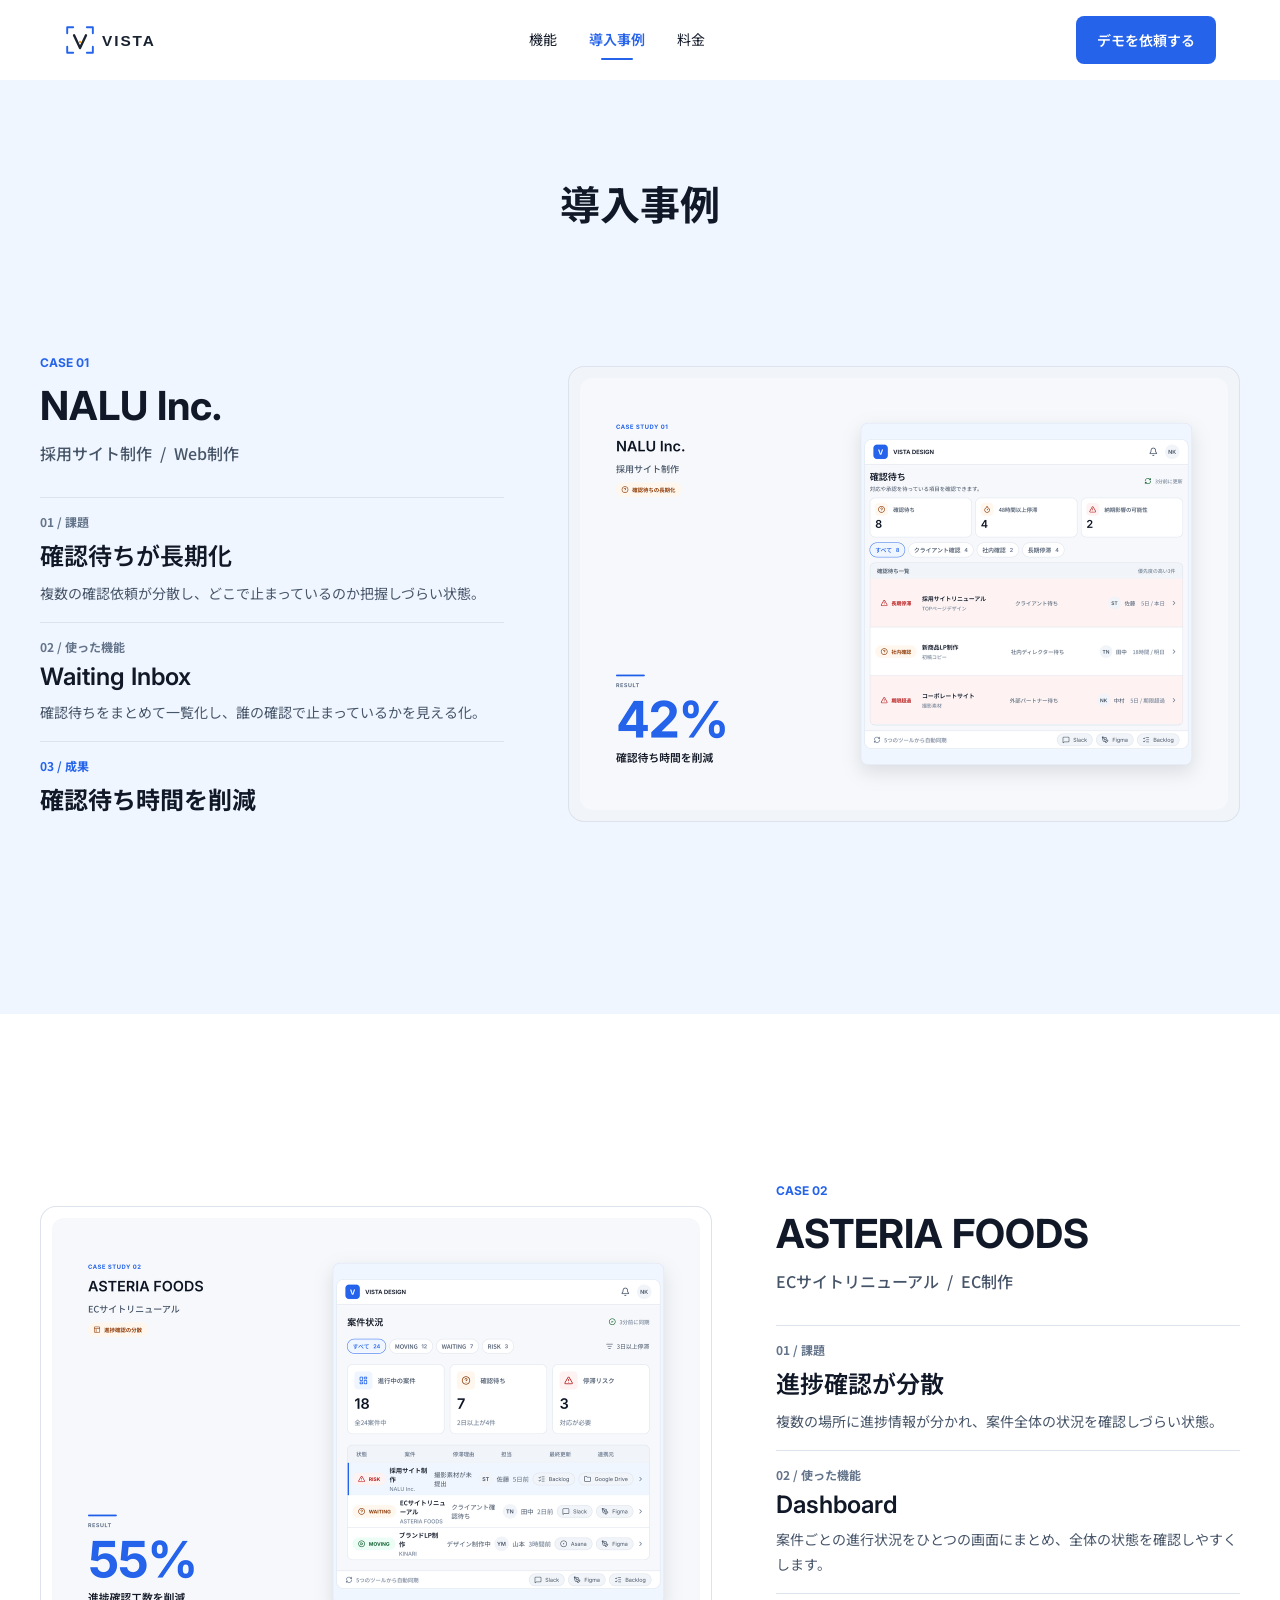
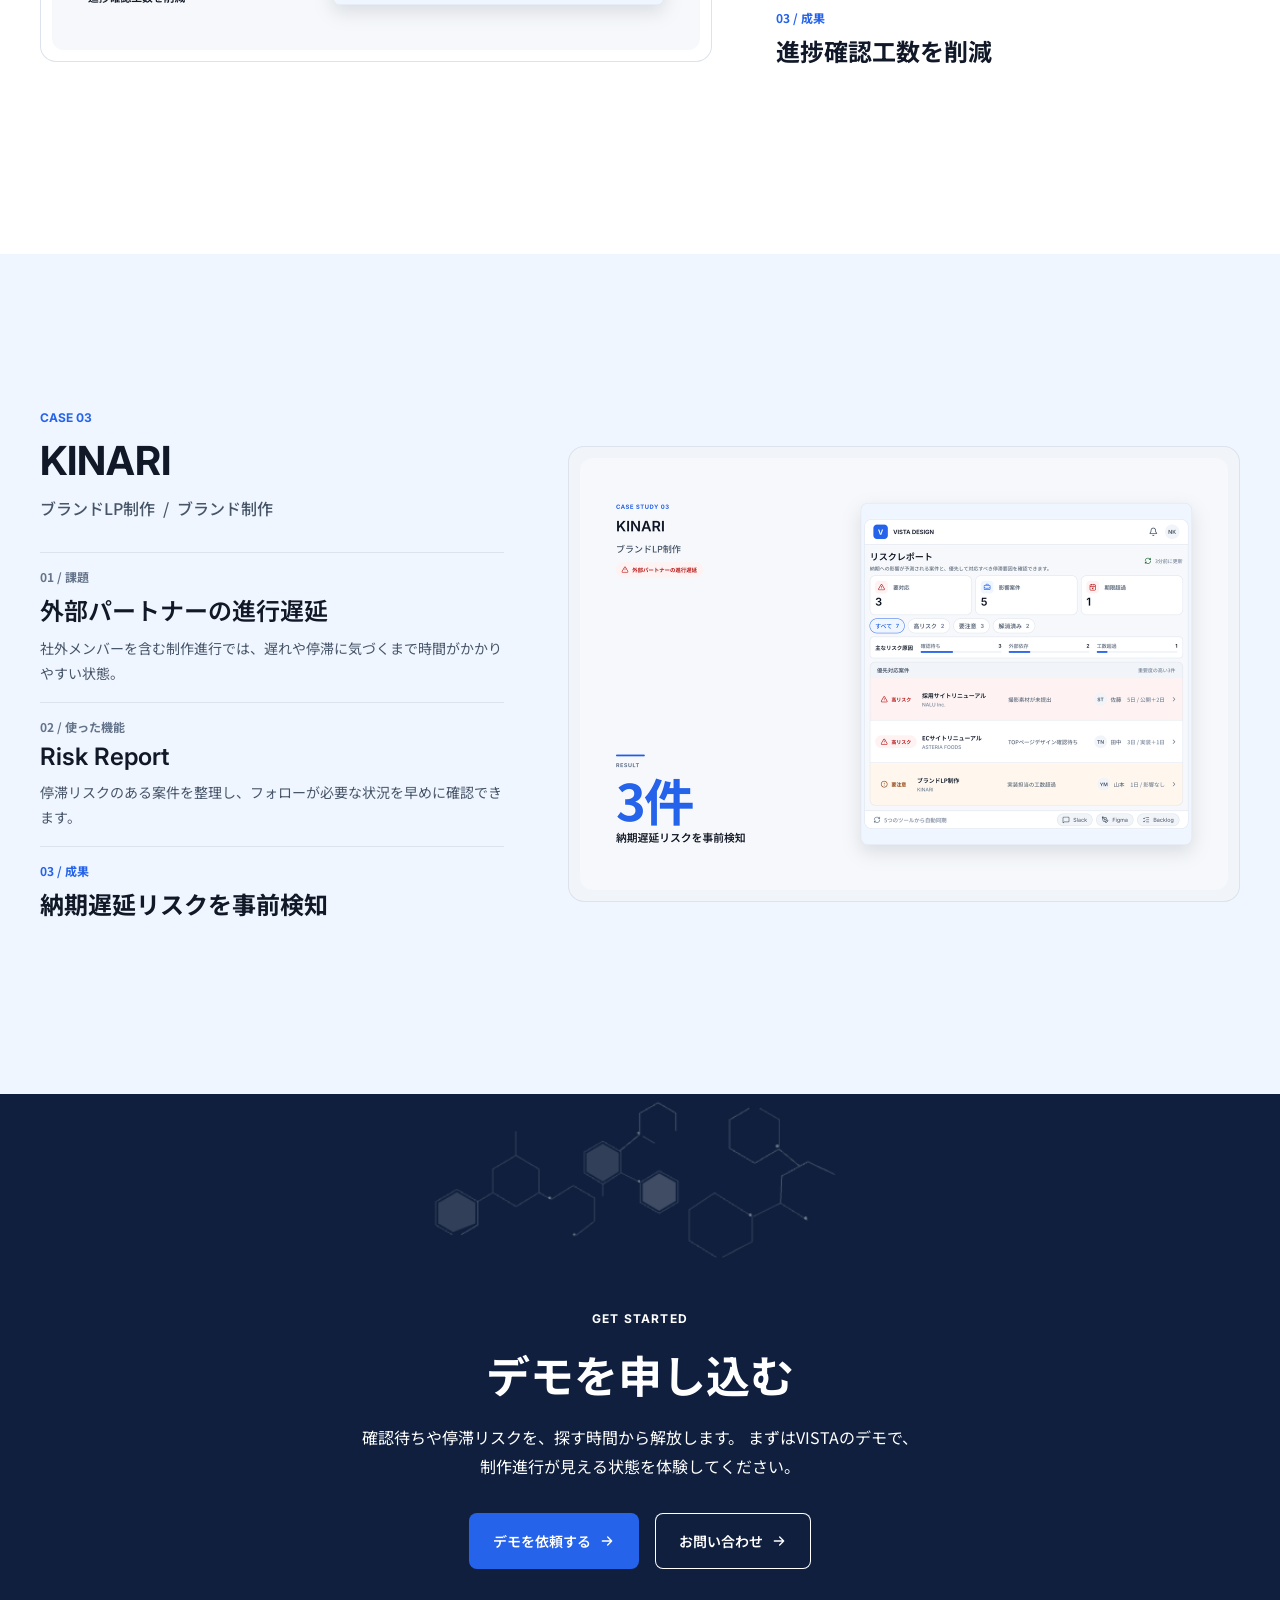
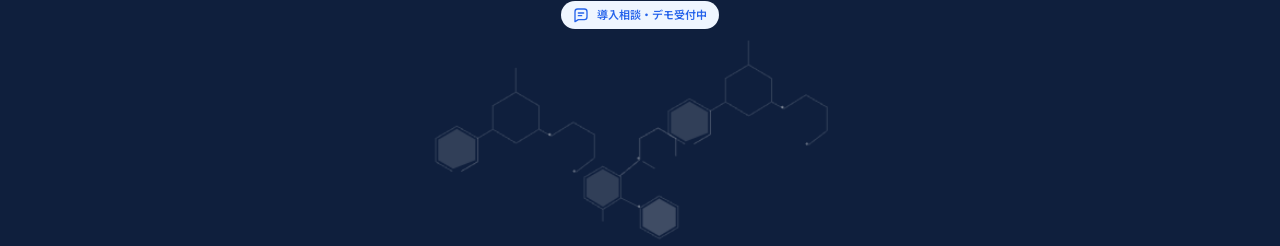
<file: case-studies/index.html>
<!doctype html>
<html lang="ja">
<head>
  <meta charset="utf-8">
  <meta name="viewport" content="width=device-width, initial-scale=1">
  <title>導入事例 | VISTA</title>
  <meta name="description" content="制作会社の制作進行で起こる確認待ちや停滞の課題を、VISTAの機能でどう整理し改善へつなげるか。3つのケーススタディを通して、活用イメージを紹介します。">
  <link rel="canonical" href="https://coconattsu0723.github.io/vista-progress-saas/case-studies/">
  <meta property="og:title" content="導入事例 | VISTA">
  <meta property="og:description" content="制作会社の制作進行で起こる確認待ちや停滞の課題を、VISTAの機能でどう整理し改善へつなげるか。3つのケーススタディを通して、活用イメージを紹介します。">
  <meta property="og:type" content="website">
  <meta property="og:url" content="https://coconattsu0723.github.io/vista-progress-saas/case-studies/">
  <meta property="og:image" content="https://coconattsu0723.github.io/vista-progress-saas/05_Assets/images/ogp/VISTA_OGP_DEFAULT.png">
  <meta name="twitter:card" content="summary_large_image">
  <meta name="twitter:title" content="導入事例 | VISTA">
  <meta name="twitter:description" content="制作会社の制作進行で起こる確認待ちや停滞の課題を、VISTAの機能でどう整理し改善へつなげるか。3つのケーススタディを通して、活用イメージを紹介します。">
  <meta name="twitter:image" content="https://coconattsu0723.github.io/vista-progress-saas/05_Assets/images/ogp/VISTA_OGP_DEFAULT.png">
  <meta name="theme-color" content="#2563eb">
  <link rel="icon" href="../05_Assets/icons/web/favicon.ico" sizes="any">
  <link rel="icon" type="image/png" sizes="16x16" href="../05_Assets/icons/web/favicon-16x16.png">
  <link rel="icon" type="image/png" sizes="32x32" href="../05_Assets/icons/web/favicon-32x32.png">
  <link rel="apple-touch-icon" sizes="180x180" href="../05_Assets/icons/web/apple-touch-icon.png">
  <link rel="preconnect" href="https://fonts.googleapis.com">
  <link rel="preconnect" href="https://fonts.gstatic.com" crossorigin>
  <link rel="stylesheet" href="https://fonts.googleapis.com/css2?family=Inter:wght@400;600;700&family=Noto+Sans+JP:wght@400;600;700&display=swap">
  <link rel="stylesheet" href="../assets/css/reset.css">
  <link rel="stylesheet" href="../assets/css/variables.css">
  <link rel="stylesheet" href="../assets/css/base.css">
  <link rel="stylesheet" href="../assets/css/components.css">
  <link rel="stylesheet" href="../assets/css/pages.css?v=case-studies-heading">
  <script src="../assets/js/main.js" defer></script>
</head>
<body data-page="case-studies">
  <a class="skip-link" href="#main-content">本文へ移動</a>
  <header class="site-header" data-site-header>
    <div class="site-header__bar">
      <a class="site-header__logo" href="../" aria-label="VISTA ホーム"><img src="../01_Brand/VISTA_LOGO_A_TRANSPARENT.svg" alt="VISTA" width="94" height="32"></a>
      <nav class="site-header__desktop-nav" aria-label="メインナビゲーション">
        <a class="site-header__nav-link" href="../features/">機能</a>
        <a class="site-header__nav-link" href="../case-studies/" aria-current="page">導入事例</a>
        <a class="site-header__nav-link" href="../pricing/">料金</a>
      </nav>
      <div class="site-header__desktop-actions"><a class="button button--primary button--medium" href="../contact/">デモを依頼する</a></div>
      <div class="site-header__mobile-actions">
        <a class="button button--primary button--small site-header__mobile-cta" href="../contact/">デモを依頼する</a>
        <button class="menu-toggle" type="button" aria-expanded="false" aria-controls="mobile-navigation" aria-label="メニューを開く" data-menu-toggle><span class="menu-toggle__icon" aria-hidden="true"></span></button>
      </div>
    </div>
    <nav class="mobile-navigation" id="mobile-navigation" aria-label="モバイルナビゲーション" data-mobile-menu hidden>
      <div class="container mobile-navigation__inner">
        <ul class="mobile-navigation__list">
          <li><a class="mobile-navigation__link" href="../features/"><span>機能</span><span class="mobile-navigation__arrow" aria-hidden="true">→</span></a></li>
          <li><a class="mobile-navigation__link" href="../case-studies/" aria-current="page"><span>導入事例</span><span class="mobile-navigation__arrow" aria-hidden="true">→</span></a></li>
          <li><a class="mobile-navigation__link" href="../pricing/"><span>料金</span><span class="mobile-navigation__arrow" aria-hidden="true">→</span></a></li>
        </ul>
        <a class="button button--primary button--medium" href="../contact/">デモを依頼する</a>
      </div>
    </nav>
  </header>

  <main id="main-content">
    <section class="case-detail case-detail--tinted" id="case-01" aria-labelledby="case-01-title">
      <div class="container case-studies-heading">
        <h1 class="page-title" id="hero-title">導入事例</h1>
      </div>
      <div class="container case-detail__inner">
        <div class="case-detail__copy">
          <header class="case-detail__identity">
            <p class="case-detail__number">CASE 01</p>
            <h2 class="case-detail__company" id="case-01-title">NALU Inc.</h2>
            <p class="case-detail__meta"><span class="case-detail__project">採用サイト制作</span><span aria-hidden="true">/</span><span class="case-detail__category">Web制作</span></p>
          </header>
          <div class="case-detail__axis">
            <section class="case-detail__axis-item" aria-labelledby="case-01-challenge">
              <p class="case-detail__axis-label">01 / 課題</p>
              <h3 class="case-detail__axis-title" id="case-01-challenge">確認待ちが長期化</h3>
              <p class="case-detail__axis-text">複数の確認依頼が分散し、どこで止まっているのか把握しづらい状態。</p>
            </section>
            <section class="case-detail__axis-item" aria-labelledby="case-01-feature">
              <p class="case-detail__axis-label">02 / 使った機能</p>
              <h3 class="case-detail__axis-title case-detail__axis-title--latin" id="case-01-feature">Waiting Inbox</h3>
              <p class="case-detail__axis-text">確認待ちをまとめて一覧化し、誰の確認で止まっているかを見える化。</p>
            </section>
            <section class="case-detail__axis-item case-detail__axis-item--result" aria-labelledby="case-01-result">
              <p class="case-detail__axis-label">03 / 成果</p>
              <h3 class="case-detail__axis-title" id="case-01-result">確認待ち時間を削減</h3>
            </section>
          </div>
        </div>
        <figure class="case-detail__media">
          <img class="case-detail__cover" loading="lazy" src="../05_Assets/images/case-studies/VISTA_CASE_RECRUIT_SITE_1296.png" alt="NALU Inc. 採用サイト制作の導入事例" width="1296" height="864">
        </figure>
      </div>
    </section>
    <section class="case-detail case-detail--reverse" id="case-02" aria-labelledby="case-02-title">
      <div class="container case-detail__inner">
        <div class="case-detail__copy">
          <header class="case-detail__identity">
            <p class="case-detail__number">CASE 02</p>
            <h2 class="case-detail__company" id="case-02-title">ASTERIA FOODS</h2>
            <p class="case-detail__meta"><span class="case-detail__project">ECサイトリニューアル</span><span aria-hidden="true">/</span><span class="case-detail__category">EC制作</span></p>
          </header>
          <div class="case-detail__axis">
            <section class="case-detail__axis-item" aria-labelledby="case-02-challenge">
              <p class="case-detail__axis-label">01 / 課題</p>
              <h3 class="case-detail__axis-title" id="case-02-challenge">進捗確認が分散</h3>
              <p class="case-detail__axis-text">複数の場所に進捗情報が分かれ、案件全体の状況を確認しづらい状態。</p>
            </section>
            <section class="case-detail__axis-item" aria-labelledby="case-02-feature">
              <p class="case-detail__axis-label">02 / 使った機能</p>
              <h3 class="case-detail__axis-title case-detail__axis-title--latin" id="case-02-feature">Dashboard</h3>
              <p class="case-detail__axis-text">案件ごとの進行状況をひとつの画面にまとめ、全体の状態を確認しやすくします。</p>
            </section>
            <section class="case-detail__axis-item case-detail__axis-item--result" aria-labelledby="case-02-result">
              <p class="case-detail__axis-label">03 / 成果</p>
              <h3 class="case-detail__axis-title" id="case-02-result">進捗確認工数を削減</h3>
            </section>
          </div>
        </div>
        <figure class="case-detail__media">
          <img class="case-detail__cover" loading="lazy" src="../05_Assets/images/case-studies/VISTA_CASE_EC_RENEWAL_1296.png" alt="ASTERIA FOODS ECサイトリニューアルの導入事例" width="1296" height="864">
        </figure>
      </div>
    </section>
    <section class="case-detail case-detail--compact-mobile case-detail--tinted" id="case-03" aria-labelledby="case-03-title">
      <div class="container case-detail__inner">
        <div class="case-detail__copy">
          <header class="case-detail__identity">
            <p class="case-detail__number">CASE 03</p>
            <h2 class="case-detail__company" id="case-03-title">KINARI</h2>
            <p class="case-detail__meta"><span class="case-detail__project">ブランドLP制作</span><span aria-hidden="true">/</span><span class="case-detail__category">ブランド制作</span></p>
          </header>
          <div class="case-detail__axis">
            <section class="case-detail__axis-item" aria-labelledby="case-03-challenge">
              <p class="case-detail__axis-label">01 / 課題</p>
              <h3 class="case-detail__axis-title" id="case-03-challenge">外部パートナーの進行遅延</h3>
              <p class="case-detail__axis-text">社外メンバーを含む制作進行では、遅れや停滞に気づくまで時間がかかりやすい状態。</p>
            </section>
            <section class="case-detail__axis-item" aria-labelledby="case-03-feature">
              <p class="case-detail__axis-label">02 / 使った機能</p>
              <h3 class="case-detail__axis-title case-detail__axis-title--latin" id="case-03-feature">Risk Report</h3>
              <p class="case-detail__axis-text">停滞リスクのある案件を整理し、フォローが必要な状況を早めに確認できます。</p>
            </section>
            <section class="case-detail__axis-item case-detail__axis-item--result" aria-labelledby="case-03-result">
              <p class="case-detail__axis-label">03 / 成果</p>
              <h3 class="case-detail__axis-title" id="case-03-result">納期遅延リスクを事前検知</h3>
            </section>
          </div>
        </div>
        <figure class="case-detail__media">
          <img class="case-detail__cover" loading="lazy" src="../05_Assets/images/case-studies/VISTA_CASE_BRAND_LP_1296.png" alt="KINARI ブランドLP制作の導入事例" width="1296" height="864">
        </figure>
      </div>
    </section>
    <section class="final-cta" id="final-cta" aria-labelledby="final-cta-title">
      <div class="final-cta__network" aria-hidden="true">
        <picture>
          <source media="(min-width: 1024px)" srcset="../05_Assets/images/final-cta/VISTA_BG_FINAL_CTA_DESKTOP.png">
          <img class="final-cta__network-image" loading="lazy" src="../05_Assets/images/final-cta/VISTA_BG_FINAL_CTA_MOBILE.png" alt="">
        </picture>
      </div>
      <div class="container final-cta__inner">
        <div class="final-cta__copy">
          <p class="final-cta__eyebrow">GET STARTED</p>
          <h2 class="final-cta__title" id="final-cta-title">デモを申し込む</h2>
          <p class="final-cta__description">確認待ちや停滞リスクを、探す時間から解放します。 まずはVISTAのデモで、<br class="final-cta__desktop-break">制作進行が見える状態を体験してください。</p>
        </div>
        <div class="final-cta__actions">
          <a class="button button--primary button--large" href="../contact/">デモを依頼する<svg aria-hidden="true" viewBox="0 0 24 24"><path d="M5 12h14M13 6l6 6-6 6"/></svg></a>
          <a class="button button--large final-cta__secondary" href="../contact/">お問い合わせ<svg aria-hidden="true" viewBox="0 0 24 24"><path d="M5 12h14M13 6l6 6-6 6"/></svg></a>
        </div>
        <p class="feature-status feature-status--analytics final-cta__badge"><svg aria-hidden="true" viewBox="0 0 24 24"><path d="M21 15a4 4 0 0 1-4 4H8l-5 3V7a4 4 0 0 1 4-4h10a4 4 0 0 1 4 4z"/><path d="M8 9h8M8 13h5"/></svg>導入相談・デモ受付中</p>
      </div>
    </section>
  </main>
</body>
</html>
</file>
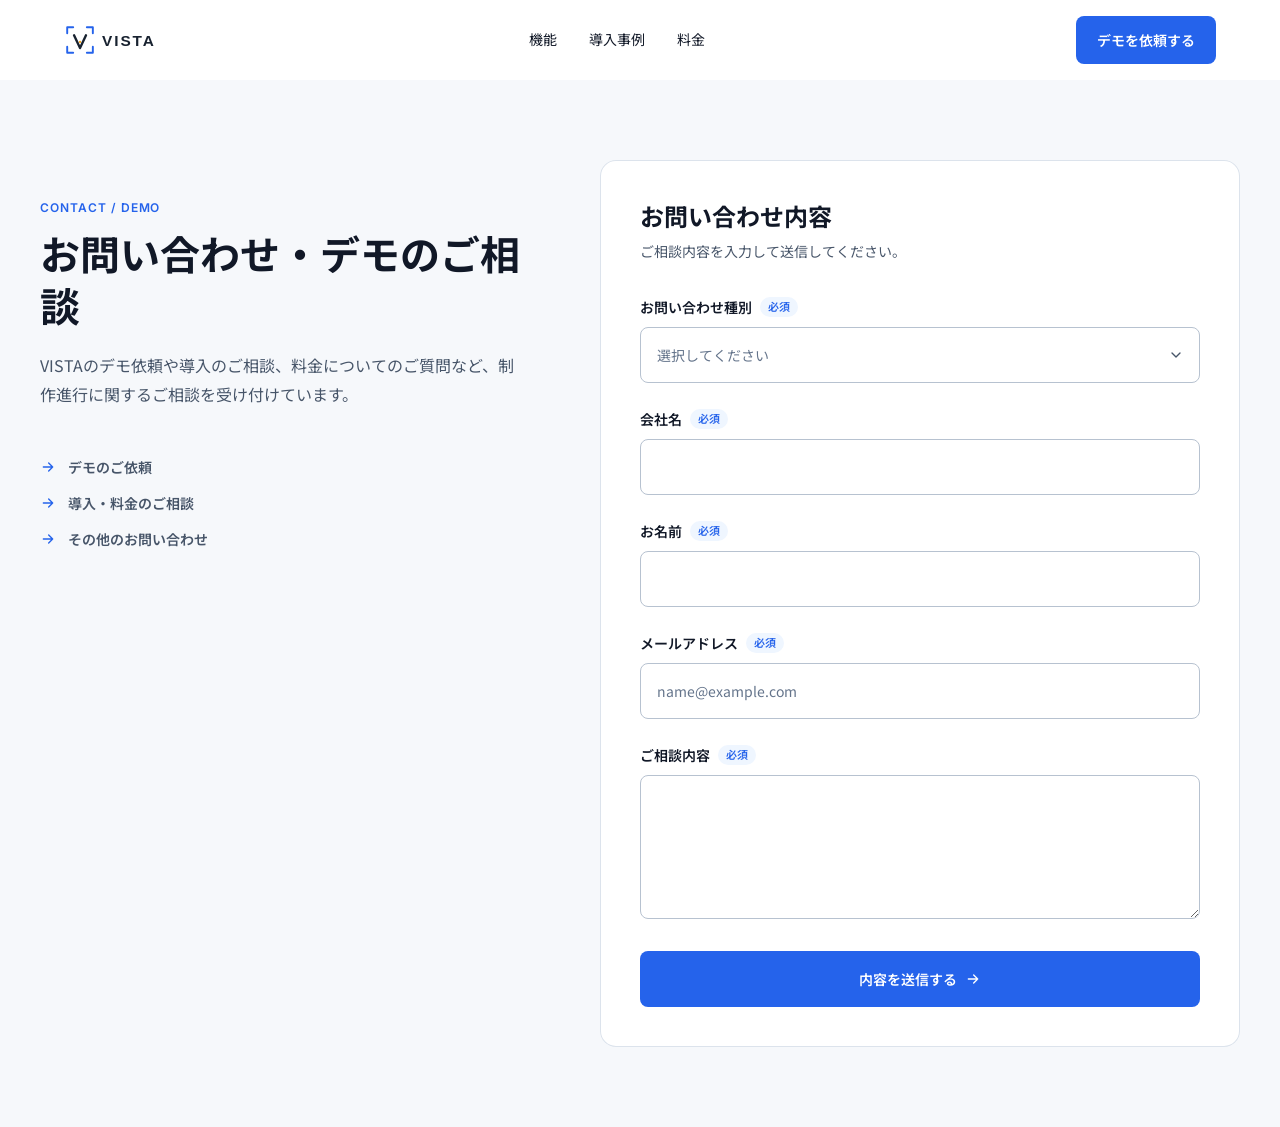
<file: contact/index.html>
<!doctype html>
<html lang="ja">
<head>
  <meta charset="utf-8">
  <meta name="viewport" content="width=device-width, initial-scale=1">
  <title>お問い合わせ・デモ | VISTA</title>
  <meta name="description" content="VISTAのデモ画面や導入イメージ、料金について確認したい方向けのご案内ページです。デモ依頼・導入相談・その他のお問い合わせUIを掲載しています。">
  <link rel="canonical" href="https://coconattsu0723.github.io/vista-progress-saas/contact/">
  <meta property="og:title" content="お問い合わせ・デモ | VISTA">
  <meta property="og:description" content="VISTAのデモ画面や導入イメージ、料金について確認したい方向けのご案内ページです。デモ依頼・導入相談・その他のお問い合わせUIを掲載しています。">
  <meta property="og:type" content="website">
  <meta property="og:url" content="https://coconattsu0723.github.io/vista-progress-saas/contact/">
  <meta property="og:image" content="https://coconattsu0723.github.io/vista-progress-saas/05_Assets/images/ogp/VISTA_OGP_DEFAULT.png">
  <meta name="twitter:card" content="summary_large_image">
  <meta name="twitter:title" content="お問い合わせ・デモ | VISTA">
  <meta name="twitter:description" content="VISTAのデモ画面や導入イメージ、料金について確認したい方向けのご案内ページです。デモ依頼・導入相談・その他のお問い合わせUIを掲載しています。">
  <meta name="twitter:image" content="https://coconattsu0723.github.io/vista-progress-saas/05_Assets/images/ogp/VISTA_OGP_DEFAULT.png">
  <meta name="theme-color" content="#2563eb">
  <link rel="icon" href="../05_Assets/icons/web/favicon.ico" sizes="any">
  <link rel="icon" type="image/png" sizes="16x16" href="../05_Assets/icons/web/favicon-16x16.png">
  <link rel="icon" type="image/png" sizes="32x32" href="../05_Assets/icons/web/favicon-32x32.png">
  <link rel="apple-touch-icon" sizes="180x180" href="../05_Assets/icons/web/apple-touch-icon.png">
  <link rel="preconnect" href="https://fonts.googleapis.com">
  <link rel="preconnect" href="https://fonts.gstatic.com" crossorigin>
  <link rel="stylesheet" href="https://fonts.googleapis.com/css2?family=Inter:wght@400;600;700&family=Noto+Sans+JP:wght@400;600;700&display=swap">
  <link rel="stylesheet" href="../assets/css/reset.css">
  <link rel="stylesheet" href="../assets/css/variables.css">
  <link rel="stylesheet" href="../assets/css/base.css">
  <link rel="stylesheet" href="../assets/css/components.css">
  <link rel="stylesheet" href="../assets/css/pages.css?v=contact-states-1">
  <script src="../assets/js/main.js" defer></script>
  <script src="../assets/js/contact-form.js" defer></script>
</head>
<body data-page="contact">
  <a class="skip-link" href="#main-content">本文へ移動</a>
  <header class="site-header" data-site-header>
    <div class="site-header__bar">
      <a class="site-header__logo" href="../" aria-label="VISTA ホーム"><img src="../01_Brand/VISTA_LOGO_A_TRANSPARENT.svg" alt="VISTA" width="94" height="32"></a>
      <nav class="site-header__desktop-nav" aria-label="メインナビゲーション">
        <a class="site-header__nav-link" href="../features/">機能</a>
        <a class="site-header__nav-link" href="../case-studies/">導入事例</a>
        <a class="site-header__nav-link" href="../pricing/">料金</a>
      </nav>
      <div class="site-header__desktop-actions"><a class="button button--primary button--medium" href="../contact/">デモを依頼する</a></div>
      <div class="site-header__mobile-actions">
        <a class="button button--primary button--small site-header__mobile-cta" href="../contact/">デモを依頼する</a>
        <button class="menu-toggle" type="button" aria-expanded="false" aria-controls="mobile-navigation" aria-label="メニューを開く" data-menu-toggle><span class="menu-toggle__icon" aria-hidden="true"></span></button>
      </div>
    </div>
    <nav class="mobile-navigation" id="mobile-navigation" aria-label="モバイルナビゲーション" data-mobile-menu hidden>
      <div class="container mobile-navigation__inner">
        <ul class="mobile-navigation__list">
          <li><a class="mobile-navigation__link" href="../features/"><span>機能</span><span class="mobile-navigation__arrow" aria-hidden="true">→</span></a></li>
          <li><a class="mobile-navigation__link" href="../case-studies/"><span>導入事例</span><span class="mobile-navigation__arrow" aria-hidden="true">→</span></a></li>
          <li><a class="mobile-navigation__link" href="../pricing/"><span>料金</span><span class="mobile-navigation__arrow" aria-hidden="true">→</span></a></li>
        </ul>
        <a class="button button--primary button--medium" href="../contact/">デモを依頼する</a>
      </div>
    </nav>
  </header>

  <main class="contact-page" id="main-content">
    <section class="contact-intro" id="introduction" aria-labelledby="introduction-title">
      <div class="contact-intro__inner">
        <header class="contact-intro__copy">
          <p class="section-eyebrow">CONTACT / DEMO</p>
          <div class="contact-intro__content">
            <h1 class="contact-intro__title" id="introduction-title">お問い合わせ・デモのご相談</h1>
            <p class="contact-intro__description">VISTAのデモ依頼や導入のご相談、料金についてのご質問など、制作進行に関するご相談を受け付けています。</p>
          </div>
        </header>
        <ul class="contact-topics" aria-label="お問い合わせ内容の例">
          <li><svg aria-hidden="true" viewBox="0 0 24 24"><path d="M5 12h14M13 6l6 6-6 6"/></svg>デモのご依頼</li>
          <li><svg aria-hidden="true" viewBox="0 0 24 24"><path d="M5 12h14M13 6l6 6-6 6"/></svg>導入・料金のご相談</li>
          <li><svg aria-hidden="true" viewBox="0 0 24 24"><path d="M5 12h14M13 6l6 6-6 6"/></svg>その他のお問い合わせ</li>
        </ul>
      </div>
    </section>

    <section class="contact-form-section" id="contact-form" aria-labelledby="contact-form-title">
      <form class="contact-form" data-contact-form novalidate>
        <header class="contact-form__heading">
          <h2 class="contact-form__title" id="contact-form-title">お問い合わせ内容</h2>
          <p class="contact-form__description">ご相談内容を入力して送信してください。</p>
        </header>
        <div class="contact-form__fields">
          <div class="form-field">
            <div class="form-label-row"><label class="form-label" for="inquiry-type">お問い合わせ種別</label><span class="form-required">必須</span></div>
            <span class="form-select-wrap">
              <select class="form-select" id="inquiry-type" name="inquiryType" required data-form-control>
                <option value="" selected disabled>選択してください</option>
                <option value="demo">デモを依頼したい</option>
                <option value="consultation">導入・料金について相談したい</option>
                <option value="other">その他のお問い合わせ</option>
              </select>
              <svg aria-hidden="true" viewBox="0 0 24 24"><path d="m6 9 6 6 6-6"/></svg>
            </span>
            <p class="form-error" id="inquiry-type-error" hidden></p>
          </div>
          <div class="form-field">
            <div class="form-label-row"><label class="form-label" for="company">会社名</label><span class="form-required">必須</span></div>
            <input class="form-input" id="company" name="company" type="text" autocomplete="organization" required data-form-control>
            <p class="form-error" id="company-error" hidden></p>
          </div>
          <div class="form-field">
            <div class="form-label-row"><label class="form-label" for="contact-name">お名前</label><span class="form-required">必須</span></div>
            <input class="form-input" id="contact-name" name="name" type="text" autocomplete="name" required data-form-control>
            <p class="form-error" id="contact-name-error" hidden></p>
          </div>
          <div class="form-field">
            <div class="form-label-row"><label class="form-label" for="email">メールアドレス</label><span class="form-required">必須</span></div>
            <input class="form-input" id="email" name="email" type="email" autocomplete="email" placeholder="name@example.com" required data-form-control>
            <p class="form-error" id="email-error" hidden></p>
          </div>
          <div class="form-field">
            <div class="form-label-row"><label class="form-label" for="message">ご相談内容</label><span class="form-required">必須</span></div>
            <textarea class="form-textarea" id="message" name="message" required data-form-control></textarea>
            <p class="form-error" id="message-error" hidden></p>
          </div>
        </div>
        <div class="contact-form__submit-area">
          <button class="button button--primary button--large contact-form__submit" type="submit" data-form-submit><span data-submit-label>内容を送信する</span><svg data-submit-arrow aria-hidden="true" viewBox="0 0 24 24"><path d="M5 12h14M13 6l6 6-6 6"/></svg><span class="button__spinner" aria-hidden="true"></span></button>
          <div class="form-submit-error" role="alert" data-submit-error hidden><svg aria-hidden="true" viewBox="0 0 24 24"><circle cx="12" cy="12" r="9"/><path d="M12 8v5M12 17h.01"/></svg><p>送信できませんでした。時間をおいて再度お試しください。</p></div>
        </div>
        <div class="form-success" role="status" aria-live="polite" aria-atomic="true" data-form-success hidden>
          <span class="form-success__icon" aria-hidden="true"><svg viewBox="0 0 24 24"><path d="m5 12 4 4L19 6"/></svg></span>
          <div class="form-success__copy">
            <h2 class="form-success__title">お問い合わせを受け付けました。</h2>
            <p class="form-success__description">内容を確認のうえ、担当者よりご連絡します。</p>
          </div>
        </div>
      </form>
    </section>
  </main>
</body>
</html>
</file>
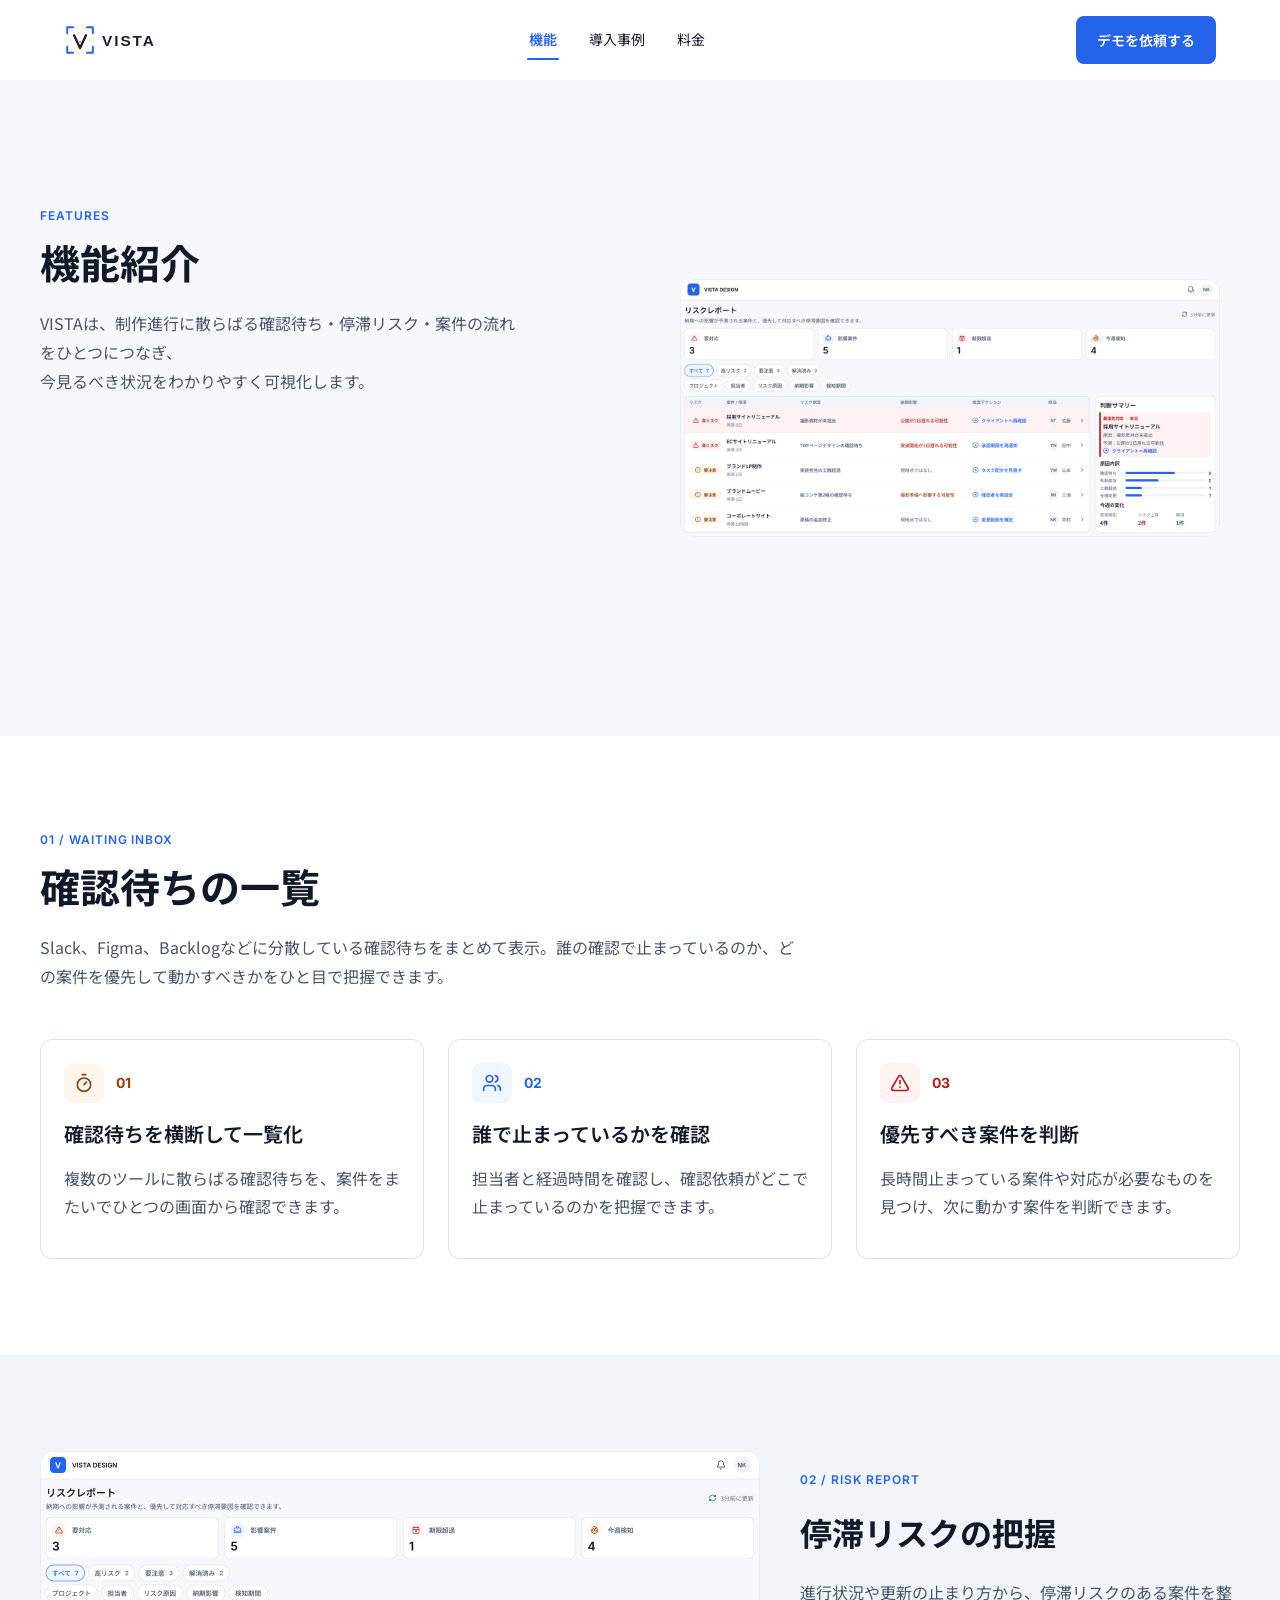
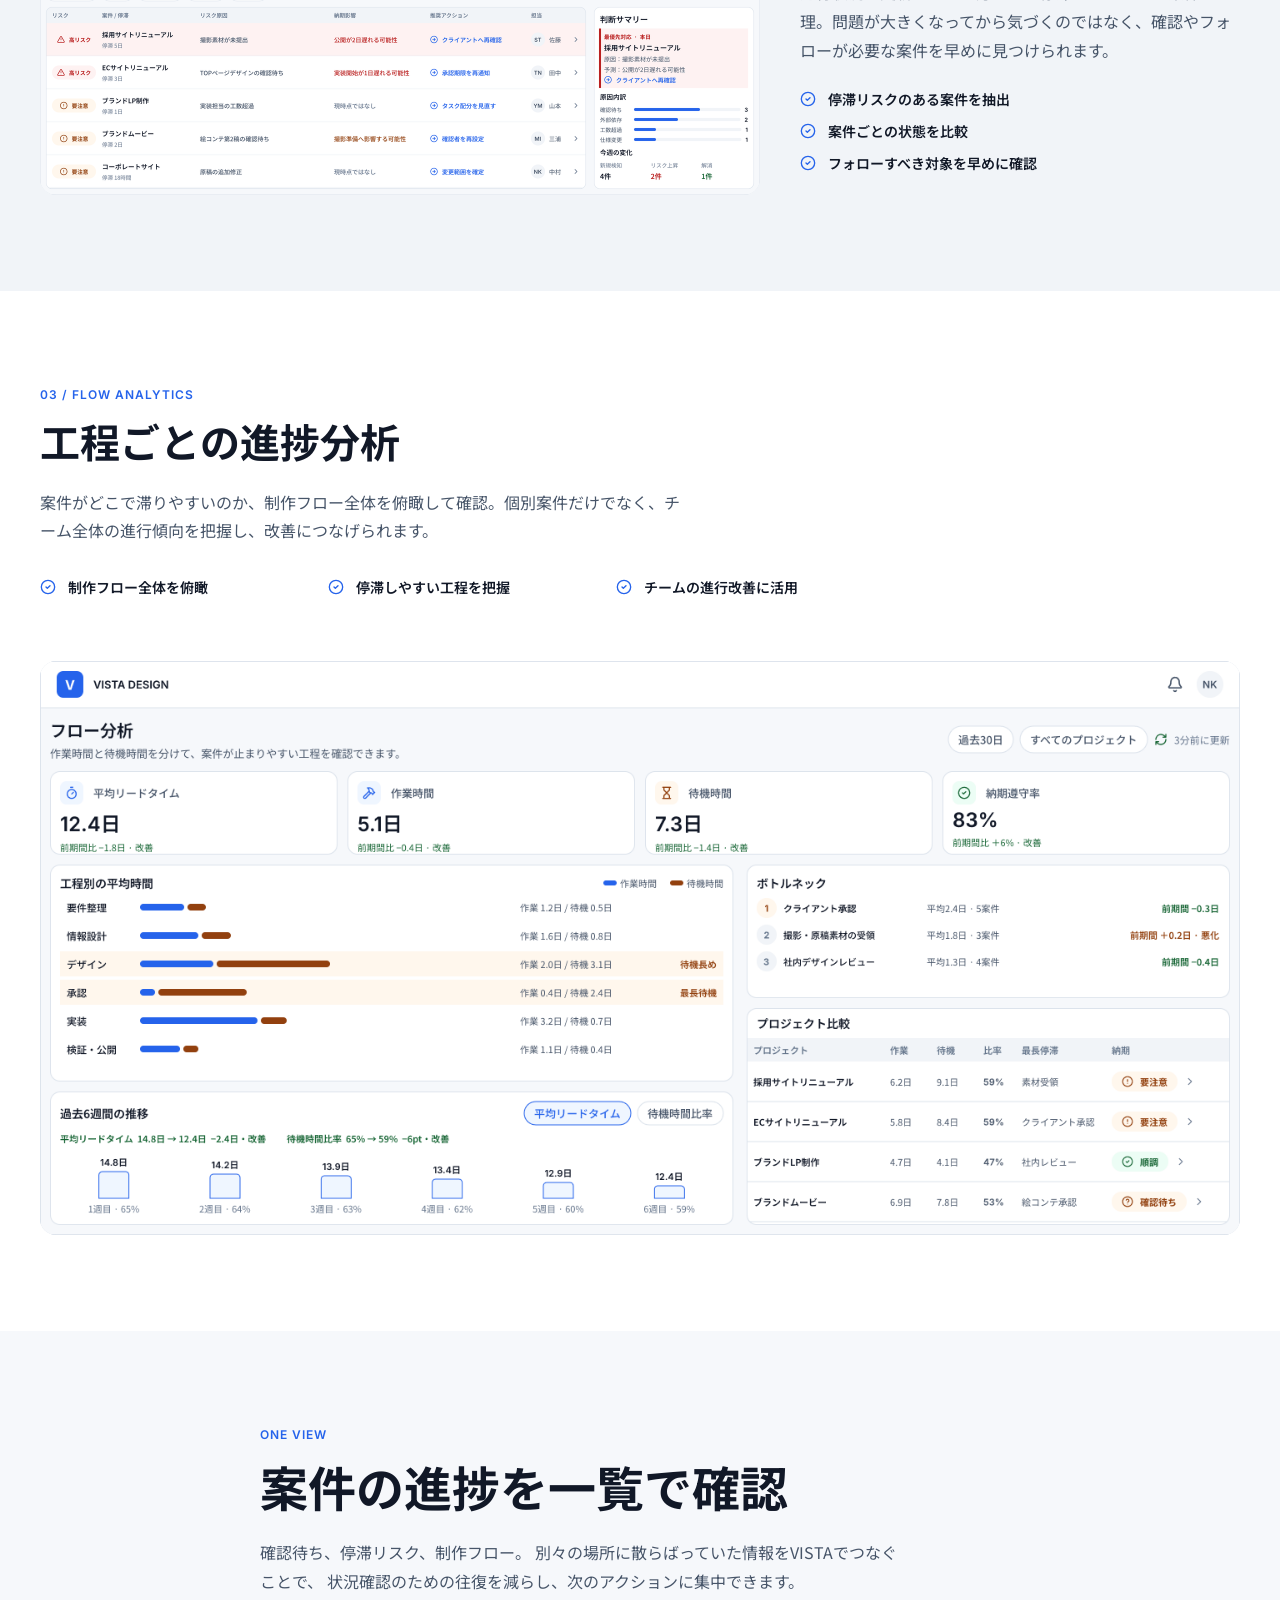
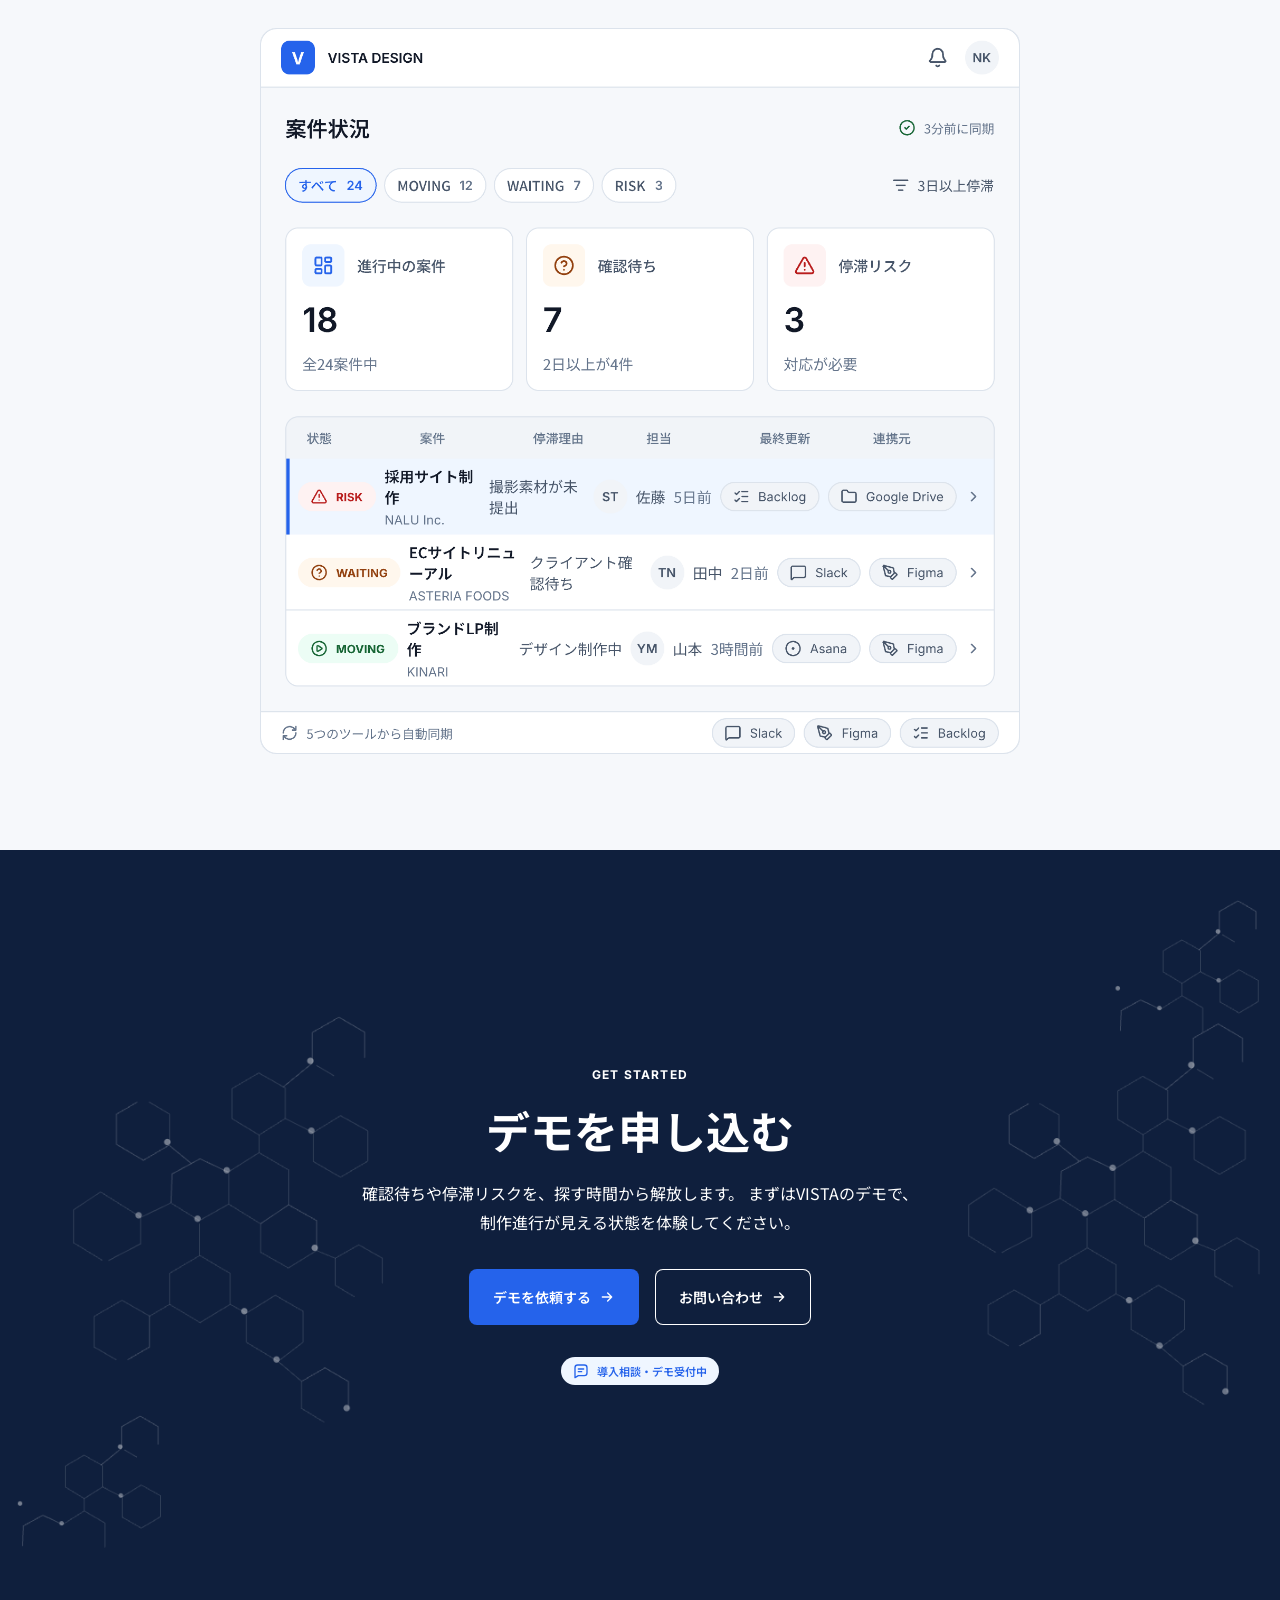
<file: features/index.html>
<!doctype html>
<html lang="ja">
<head>
  <meta charset="utf-8">
  <meta name="viewport" content="width=device-width, initial-scale=1">
  <title>機能 | VISTA</title>
  <meta name="description" content="確認待ちをまとめるWaiting Inbox、停滞の兆しを捉えるRisk Report、制作フローを俯瞰するFlow Analytics。VISTAの主要機能を紹介します。">
  <link rel="canonical" href="https://coconattsu0723.github.io/vista-progress-saas/features/">
  <meta property="og:title" content="機能 | VISTA">
  <meta property="og:description" content="確認待ちをまとめるWaiting Inbox、停滞の兆しを捉えるRisk Report、制作フローを俯瞰するFlow Analytics。VISTAの主要機能を紹介します。">
  <meta property="og:type" content="website">
  <meta property="og:url" content="https://coconattsu0723.github.io/vista-progress-saas/features/">
  <meta property="og:image" content="https://coconattsu0723.github.io/vista-progress-saas/05_Assets/images/ogp/VISTA_OGP_DEFAULT.png">
  <meta name="twitter:card" content="summary_large_image">
  <meta name="twitter:title" content="機能 | VISTA">
  <meta name="twitter:description" content="確認待ちをまとめるWaiting Inbox、停滞の兆しを捉えるRisk Report、制作フローを俯瞰するFlow Analytics。VISTAの主要機能を紹介します。">
  <meta name="twitter:image" content="https://coconattsu0723.github.io/vista-progress-saas/05_Assets/images/ogp/VISTA_OGP_DEFAULT.png">
  <meta name="theme-color" content="#2563eb">
  <link rel="icon" href="../05_Assets/icons/web/favicon.ico" sizes="any">
  <link rel="icon" type="image/png" sizes="16x16" href="../05_Assets/icons/web/favicon-16x16.png">
  <link rel="icon" type="image/png" sizes="32x32" href="../05_Assets/icons/web/favicon-32x32.png">
  <link rel="apple-touch-icon" sizes="180x180" href="../05_Assets/icons/web/apple-touch-icon.png">
  <link rel="preconnect" href="https://fonts.googleapis.com">
  <link rel="preconnect" href="https://fonts.gstatic.com" crossorigin>
  <link rel="stylesheet" href="https://fonts.googleapis.com/css2?family=Inter:wght@400;600;700&family=Noto+Sans+JP:wght@400;600;700&display=swap">
  <link rel="stylesheet" href="../assets/css/reset.css">
  <link rel="stylesheet" href="../assets/css/variables.css">
  <link rel="stylesheet" href="../assets/css/base.css">
  <link rel="stylesheet" href="../assets/css/components.css">
  <link rel="stylesheet" href="../assets/css/pages.css">
  <script src="../assets/js/main.js" defer></script>
</head>
<body data-page="features">
  <a class="skip-link" href="#main-content">本文へ移動</a>
  <header class="site-header" data-site-header>
    <div class="site-header__bar">
      <a class="site-header__logo" href="../" aria-label="VISTA ホーム"><img src="../01_Brand/VISTA_LOGO_A_TRANSPARENT.svg" alt="VISTA" width="94" height="32"></a>
      <nav class="site-header__desktop-nav" aria-label="メインナビゲーション">
        <a class="site-header__nav-link" href="../features/" aria-current="page">機能</a>
        <a class="site-header__nav-link" href="../case-studies/">導入事例</a>
        <a class="site-header__nav-link" href="../pricing/">料金</a>
      </nav>
      <div class="site-header__desktop-actions"><a class="button button--primary button--medium" href="../contact/">デモを依頼する</a></div>
      <div class="site-header__mobile-actions">
        <a class="button button--primary button--small site-header__mobile-cta" href="../contact/">デモを依頼する</a>
        <button class="menu-toggle" type="button" aria-expanded="false" aria-controls="mobile-navigation" aria-label="メニューを開く" data-menu-toggle><span class="menu-toggle__icon" aria-hidden="true"></span></button>
      </div>
    </div>
    <nav class="mobile-navigation" id="mobile-navigation" aria-label="モバイルナビゲーション" data-mobile-menu hidden>
      <div class="container mobile-navigation__inner">
        <ul class="mobile-navigation__list">
          <li><a class="mobile-navigation__link" href="../features/" aria-current="page"><span>機能</span><span class="mobile-navigation__arrow" aria-hidden="true">→</span></a></li>
          <li><a class="mobile-navigation__link" href="../case-studies/"><span>導入事例</span><span class="mobile-navigation__arrow" aria-hidden="true">→</span></a></li>
          <li><a class="mobile-navigation__link" href="../pricing/"><span>料金</span><span class="mobile-navigation__arrow" aria-hidden="true">→</span></a></li>
        </ul>
        <a class="button button--primary button--medium" href="../contact/">デモを依頼する</a>
      </div>
    </nav>
  </header>

  <main id="main-content">
    <section class="page-section page-section--canvas features-page-hero" id="hero" aria-labelledby="hero-title">
      <div class="container features-page-hero__inner">
        <div class="features-page-hero__copy">
          <p class="section-eyebrow">FEATURES</p>
          <div class="features-page-hero__content">
            <h1 class="page-title features-page-hero__title" id="hero-title">機能紹介</h1>
            <p class="section-description features-page-hero__description">VISTAは、制作進行に散らばる確認待ち・停滞リスク・案件の流れをひとつにつなぎ、<br>今見るべき状況をわかりやすく可視化します。</p>
          </div>
        </div>
        <figure class="feature-preview features-page-hero__visual">
          <picture>
            <source media="(min-width: 768px)" srcset="../05_Assets/images/product-ui/VISTA_UI_RISK_REPORT_1440.png">
            <img class="feature-preview__image" src="../05_Assets/images/product-ui/mobile-preview/VISTA_UI_RISK_REPORT_PREVIEW.png" alt="Risk Reportの画面プレビュー" width="720" height="688">
          </picture>
        </figure>
      </div>
    </section>
    <section class="waiting-inbox-section" id="waiting-inbox" aria-labelledby="waiting-inbox-title">
      <div class="container waiting-inbox-section__inner">
        <header class="section-heading waiting-inbox-section__heading">
          <p class="section-eyebrow">01 / WAITING INBOX</p>
          <div class="section-heading__content">
            <h2 class="section-title" id="waiting-inbox-title">確認待ちの一覧</h2>
            <p class="section-description">Slack、Figma、Backlogなどに分散している確認待ちをまとめて表示。誰の確認で止まっているのか、どの案件を優先して動かすべきかをひと目で把握できます。</p>
          </div>
        </header>
        <div class="feature-info-grid">
          <article class="feature-info-card feature-info-card--waiting">
            <div class="feature-info-card__header">
              <span class="feature-info-card__icon" aria-hidden="true">
                <svg viewBox="0 0 24 24" focusable="false"><line x1="10" x2="14" y1="2" y2="2"/><line x1="12" x2="15" y1="14" y2="11"/><circle cx="12" cy="14" r="8"/></svg>
              </span>
              <span class="feature-info-card__number">01</span>
            </div>
            <h3 class="feature-info-card__title">確認待ちを横断して一覧化</h3>
            <p class="feature-info-card__text">複数のツールに散らばる確認待ちを、案件をまたいでひとつの画面から確認できます。</p>
          </article>
          <article class="feature-info-card feature-info-card--assignment">
            <div class="feature-info-card__header">
              <span class="feature-info-card__icon" aria-hidden="true">
                <svg viewBox="0 0 24 24" focusable="false"><path d="M16 21v-2a4 4 0 0 0-4-4H6a4 4 0 0 0-4 4v2"/><path d="M16 3.128a4 4 0 0 1 0 7.744"/><path d="M22 21v-2a4 4 0 0 0-3-3.87"/><circle cx="9" cy="7" r="4"/></svg>
              </span>
              <span class="feature-info-card__number">02</span>
            </div>
            <h3 class="feature-info-card__title">誰で止まっているかを確認</h3>
            <p class="feature-info-card__text">担当者と経過時間を確認し、確認依頼がどこで止まっているのかを把握できます。</p>
          </article>
          <article class="feature-info-card feature-info-card--risk">
            <div class="feature-info-card__header">
              <span class="feature-info-card__icon" aria-hidden="true">
                <svg viewBox="0 0 24 24" focusable="false"><path d="m21.73 18-8-14a2 2 0 0 0-3.48 0l-8 14A2 2 0 0 0 4 21h16a2 2 0 0 0 1.73-3"/><path d="M12 9v4"/><path d="M12 17h.01"/></svg>
              </span>
              <span class="feature-info-card__number">03</span>
            </div>
            <h3 class="feature-info-card__title">優先すべき案件を判断</h3>
            <p class="feature-info-card__text">長時間止まっている案件や対応が必要なものを見つけ、次に動かす案件を判断できます。</p>
          </article>
        </div>
      </div>
    </section>
    <section class="feature-detail risk-report-section" id="risk-report" aria-labelledby="risk-report-title">
      <div class="container feature-detail__inner risk-report-section__inner">
        <div class="feature-detail__copy risk-report-section__copy">
          <p class="feature-detail__label">02 / RISK REPORT</p>
          <h2 class="feature-detail__title" id="risk-report-title">停滞リスクの把握</h2>
          <p class="feature-detail__description">進行状況や更新の止まり方から、停滞リスクのある案件を整理。問題が大きくなってから気づくのではなく、確認やフォローが必要な案件を早めに見つけられます。</p>
          <ul class="feature-points risk-report-section__points">
            <li><span aria-hidden="true"><svg viewBox="0 0 24 24" focusable="false"><circle cx="12" cy="12" r="10"/><path d="m9 12 2 2 4-4"/></svg></span><span>停滞リスクのある案件を抽出</span></li>
            <li><span aria-hidden="true"><svg viewBox="0 0 24 24" focusable="false"><circle cx="12" cy="12" r="10"/><path d="m9 12 2 2 4-4"/></svg></span><span>案件ごとの状態を比較</span></li>
            <li><span aria-hidden="true"><svg viewBox="0 0 24 24" focusable="false"><circle cx="12" cy="12" r="10"/><path d="m9 12 2 2 4-4"/></svg></span><span>フォローすべき対象を早めに確認</span></li>
          </ul>
        </div>
        <figure class="feature-preview feature-detail__preview risk-report-section__preview">
          <picture>
            <source media="(min-width: 768px)" srcset="../05_Assets/images/product-ui/VISTA_UI_RISK_REPORT_1440.png">
            <img class="feature-preview__image" loading="lazy" src="../05_Assets/images/product-ui/mobile-preview/VISTA_UI_RISK_REPORT_PREVIEW.png" alt="Risk Reportの画面プレビュー" width="720" height="688">
          </picture>
        </figure>
      </div>
    </section>
    <section class="feature-detail flow-analytics-section" id="flow-analytics" aria-labelledby="flow-analytics-title">
      <div class="container feature-detail__inner flow-analytics-section__inner">
        <div class="feature-detail__copy flow-analytics-section__copy">
          <p class="feature-detail__label">03 / FLOW ANALYTICS</p>
          <h2 class="feature-detail__title flow-analytics-section__title" id="flow-analytics-title">工程ごとの進捗分析</h2>
          <p class="feature-detail__description flow-analytics-section__description">案件がどこで滞りやすいのか、制作フロー全体を俯瞰して確認。個別案件だけでなく、チーム全体の進行傾向を把握し、改善につなげられます。</p>
          <ul class="feature-points flow-analytics-section__points">
            <li><span aria-hidden="true"><svg viewBox="0 0 24 24" focusable="false"><circle cx="12" cy="12" r="10"/><path d="m9 12 2 2 4-4"/></svg></span><span>制作フロー全体を俯瞰</span></li>
            <li><span aria-hidden="true"><svg viewBox="0 0 24 24" focusable="false"><circle cx="12" cy="12" r="10"/><path d="m9 12 2 2 4-4"/></svg></span><span>停滞しやすい工程を把握</span></li>
            <li><span aria-hidden="true"><svg viewBox="0 0 24 24" focusable="false"><circle cx="12" cy="12" r="10"/><path d="m9 12 2 2 4-4"/></svg></span><span>チームの進行改善に活用</span></li>
          </ul>
        </div>
        <figure class="feature-preview feature-detail__preview flow-analytics-section__preview">
          <picture>
            <source media="(min-width: 768px)" srcset="../05_Assets/images/product-ui/VISTA_UI_FLOW_ANALYTICS.png">
            <img class="feature-preview__image" loading="lazy" src="../05_Assets/images/product-ui/mobile-preview/VISTA_UI_FLOW_ANALYTICS_PREVIEW.png" alt="Flow Analyticsの画面プレビュー" width="720" height="688">
          </picture>
        </figure>
      </div>
    </section>
    <section class="one-view-section" id="one-view" aria-labelledby="one-view-title">
      <header class="container section-heading one-view-section__content">
        <p class="section-eyebrow">ONE VIEW</p>
        <div class="section-heading__content">
          <h2 class="section-title one-view-section__title" id="one-view-title">案件の進捗を一覧で確認</h2>
          <p class="section-description one-view-section__description">確認待ち、停滞リスク、制作フロー。 別々の場所に散らばっていた情報をVISTAでつなぐことで、 状況確認のための往復を減らし、次のアクションに集中できます。</p>
        </div>
      </header>
      <figure class="container feature-preview one-view-section__preview">
        <img class="feature-preview__image" src="../05_Assets/images/product-ui/VISTA_UI_OVERVIEW_DASHBOARD.png" alt="複数案件の進捗を一覧で確認できるVISTAのダッシュボード" width="1440" height="1376" loading="lazy">
      </figure>
    </section>
    <section class="final-cta" id="final-cta" aria-labelledby="final-cta-title">
      <div class="final-cta__network" aria-hidden="true">
        <picture>
          <source media="(min-width: 1024px)" srcset="../05_Assets/images/final-cta/VISTA_BG_FINAL_CTA_DESKTOP.png">
          <img class="final-cta__network-image" loading="lazy" src="../05_Assets/images/final-cta/VISTA_BG_FINAL_CTA_MOBILE.png" alt="">
        </picture>
      </div>
      <div class="container final-cta__inner">
        <div class="final-cta__copy">
          <p class="final-cta__eyebrow">GET STARTED</p>
          <h2 class="final-cta__title" id="final-cta-title">デモを申し込む</h2>
          <p class="final-cta__description">確認待ちや停滞リスクを、探す時間から解放します。 まずはVISTAのデモで、<br class="final-cta__desktop-break">制作進行が見える状態を体験してください。</p>
        </div>
        <div class="final-cta__actions">
          <a class="button button--primary button--large" href="../contact/">デモを依頼する<svg aria-hidden="true" viewBox="0 0 24 24"><path d="M5 12h14M13 6l6 6-6 6"/></svg></a>
          <a class="button button--large final-cta__secondary" href="../contact/">お問い合わせ<svg aria-hidden="true" viewBox="0 0 24 24"><path d="M5 12h14M13 6l6 6-6 6"/></svg></a>
        </div>
        <p class="feature-status feature-status--analytics final-cta__badge"><svg aria-hidden="true" viewBox="0 0 24 24"><path d="M21 15a4 4 0 0 1-4 4H8l-5 3V7a4 4 0 0 1 4-4h10a4 4 0 0 1 4 4z"/><path d="M8 9h8M8 13h5"/></svg>導入相談・デモ受付中</p>
      </div>
    </section>
  </main>
</body>
</html>
</file>
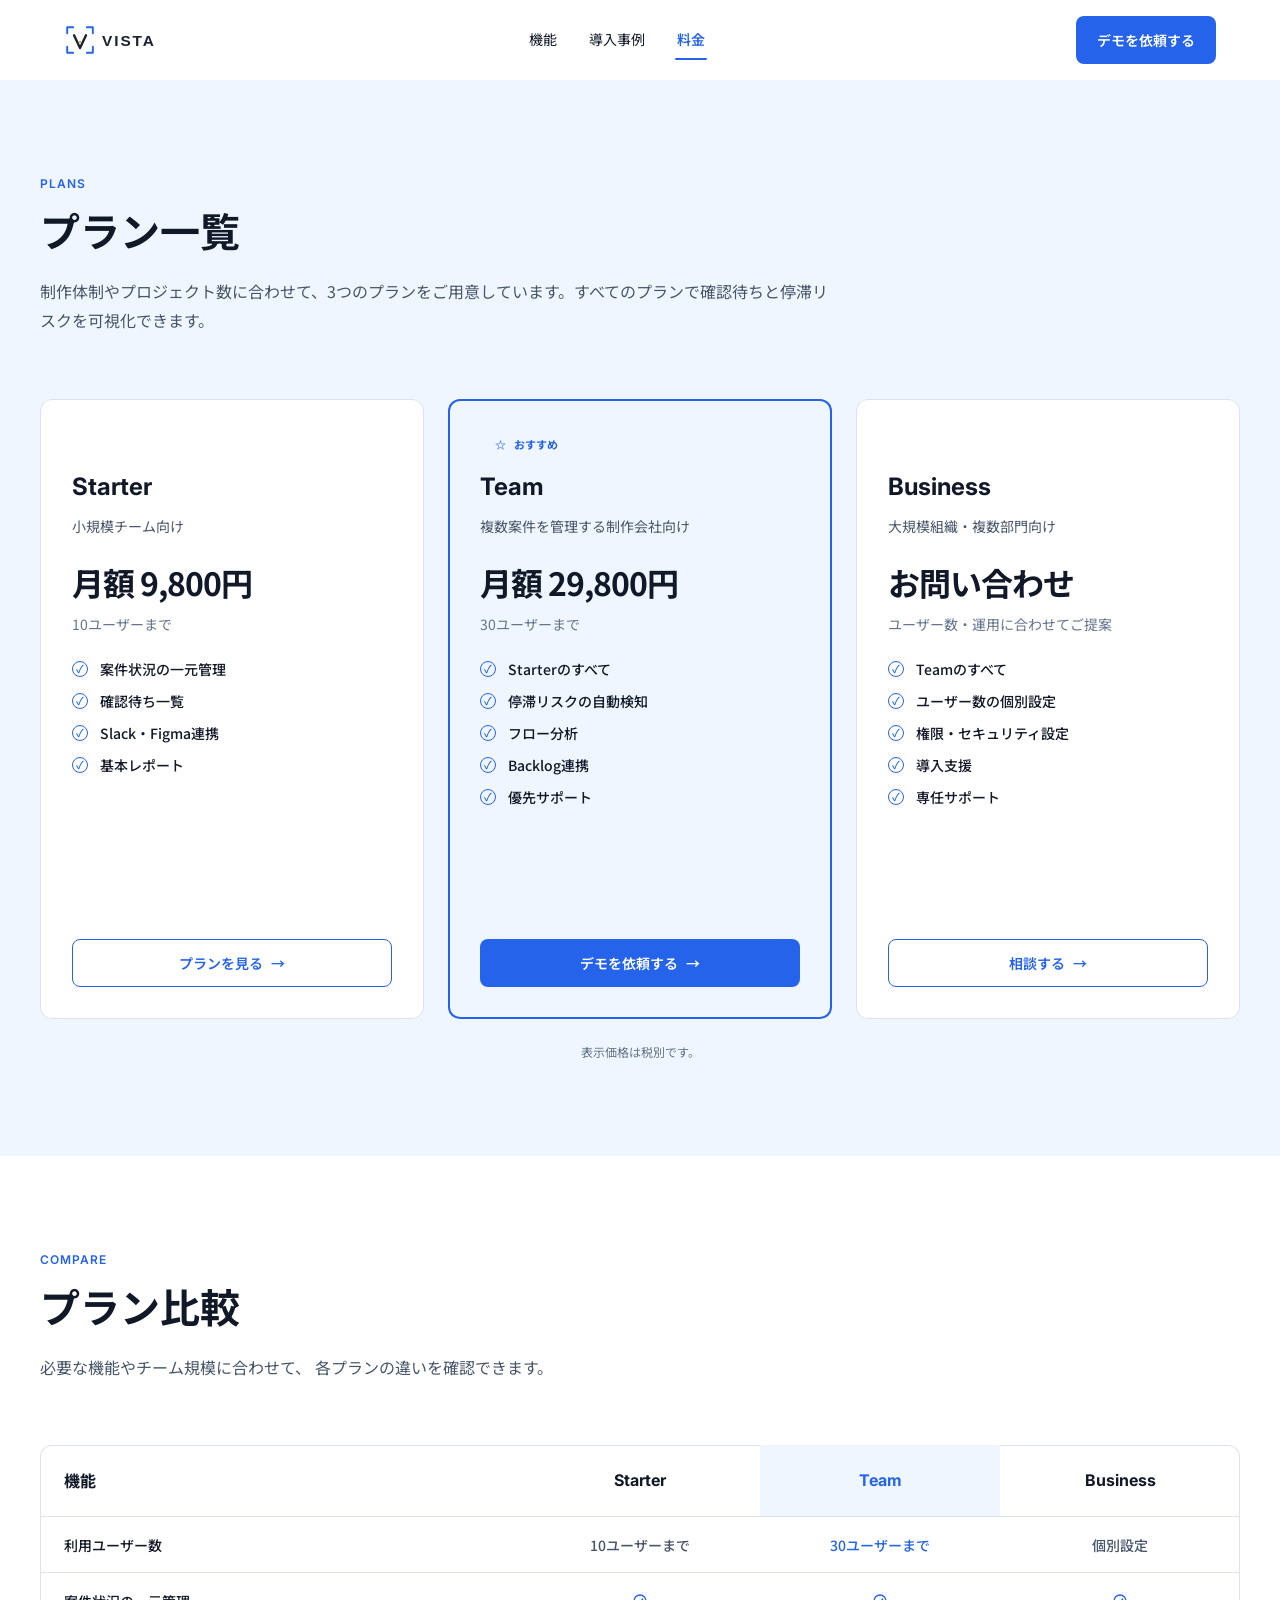
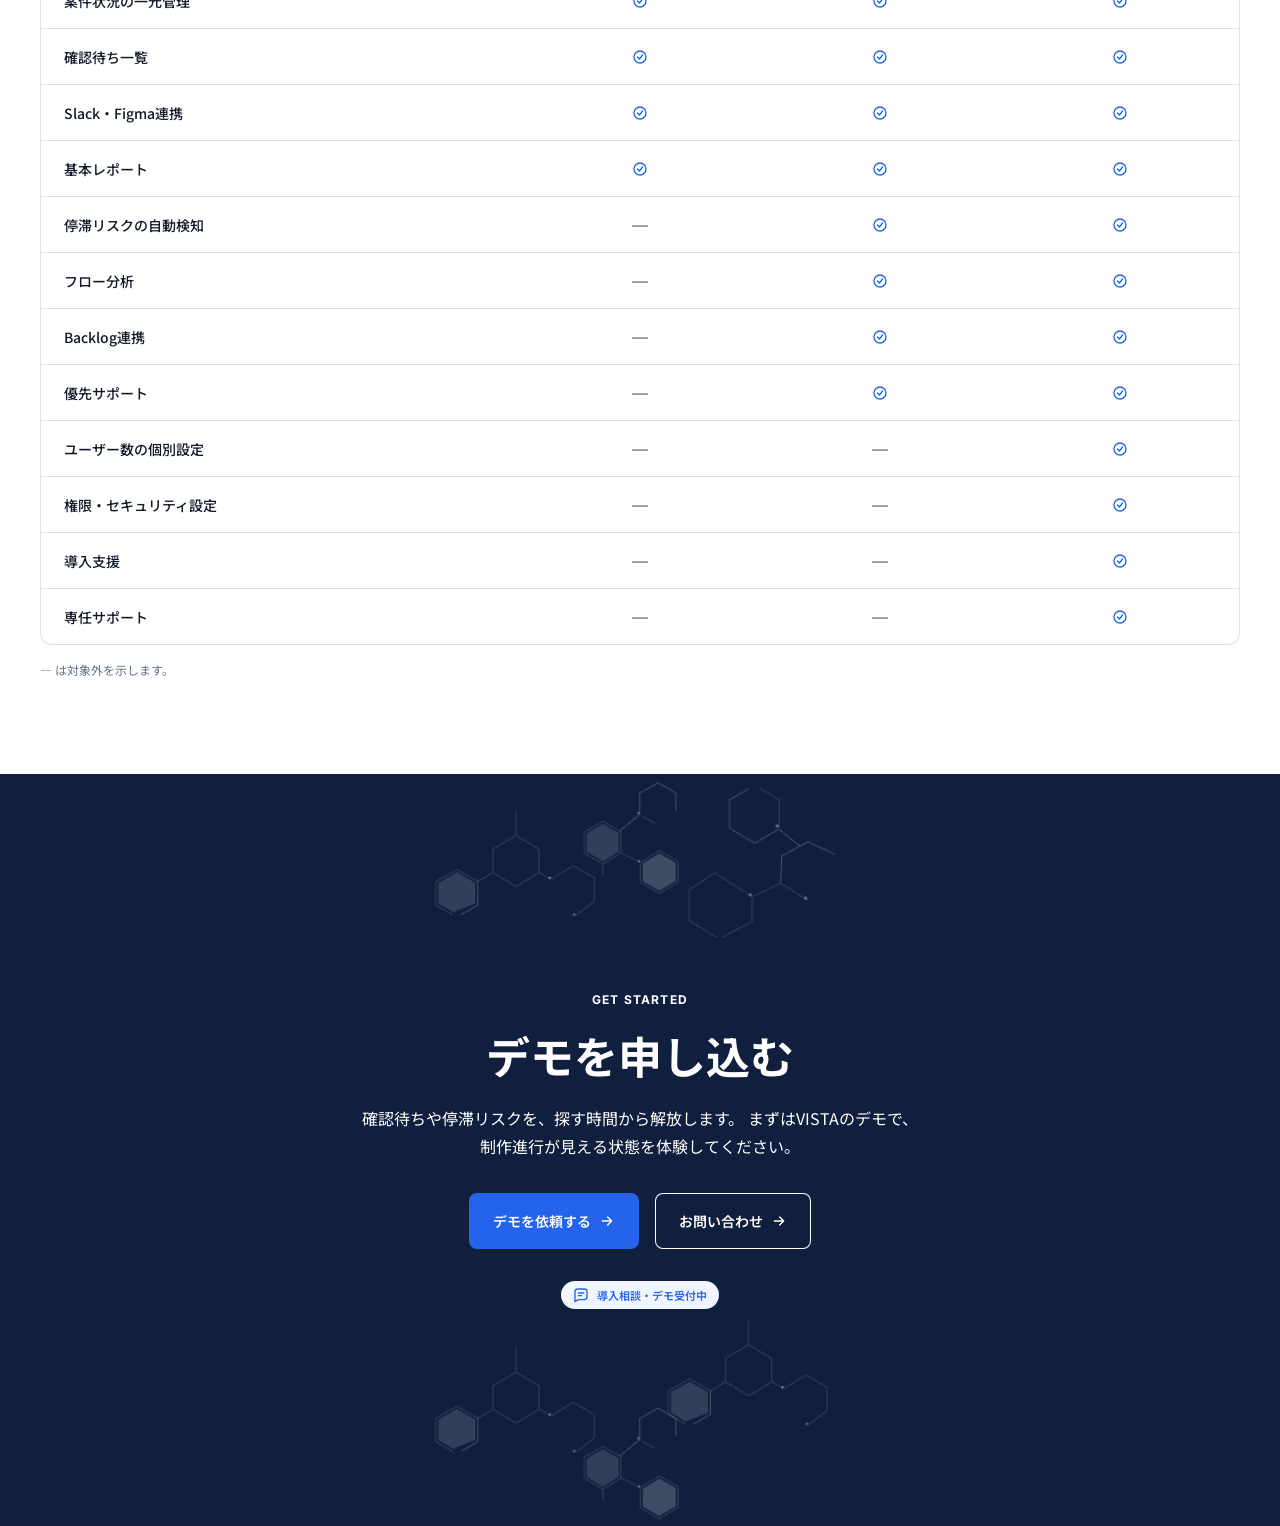
<file: pricing/index.html>
<!doctype html>
<html lang="ja">
<head>
  <meta charset="utf-8">
  <meta name="viewport" content="width=device-width, initial-scale=1">
  <title>料金 | VISTA</title>
  <meta name="description" content="Starter、Team、Businessの3プランを、チーム規模や制作案件の運用に合わせて比較。月額価格、ユーザー数、利用できる機能を紹介します。">
  <link rel="canonical" href="https://coconattsu0723.github.io/vista-progress-saas/pricing/">
  <meta property="og:title" content="料金 | VISTA">
  <meta property="og:description" content="Starter、Team、Businessの3プランを、チーム規模や制作案件の運用に合わせて比較。月額価格、ユーザー数、利用できる機能を紹介します。">
  <meta property="og:type" content="website">
  <meta property="og:url" content="https://coconattsu0723.github.io/vista-progress-saas/pricing/">
  <meta property="og:image" content="https://coconattsu0723.github.io/vista-progress-saas/05_Assets/images/ogp/VISTA_OGP_DEFAULT.png">
  <meta name="twitter:card" content="summary_large_image">
  <meta name="twitter:title" content="料金 | VISTA">
  <meta name="twitter:description" content="Starter、Team、Businessの3プランを、チーム規模や制作案件の運用に合わせて比較。月額価格、ユーザー数、利用できる機能を紹介します。">
  <meta name="twitter:image" content="https://coconattsu0723.github.io/vista-progress-saas/05_Assets/images/ogp/VISTA_OGP_DEFAULT.png">
  <meta name="theme-color" content="#2563eb">
  <link rel="icon" href="../05_Assets/icons/web/favicon.ico" sizes="any">
  <link rel="icon" type="image/png" sizes="16x16" href="../05_Assets/icons/web/favicon-16x16.png">
  <link rel="icon" type="image/png" sizes="32x32" href="../05_Assets/icons/web/favicon-32x32.png">
  <link rel="apple-touch-icon" sizes="180x180" href="../05_Assets/icons/web/apple-touch-icon.png">
  <link rel="preconnect" href="https://fonts.googleapis.com">
  <link rel="preconnect" href="https://fonts.gstatic.com" crossorigin>
  <link rel="stylesheet" href="https://fonts.googleapis.com/css2?family=Inter:wght@400;600;700&family=Noto+Sans+JP:wght@400;600;700&display=swap">
  <link rel="stylesheet" href="../assets/css/reset.css">
  <link rel="stylesheet" href="../assets/css/variables.css">
  <link rel="stylesheet" href="../assets/css/base.css">
  <link rel="stylesheet" href="../assets/css/components.css">
  <link rel="stylesheet" href="../assets/css/pages.css?v=section-backgrounds">
  <script src="../assets/js/main.js" defer></script>
</head>
<body data-page="pricing">
  <a class="skip-link" href="#main-content">本文へ移動</a>
  <header class="site-header" data-site-header>
    <div class="site-header__bar">
      <a class="site-header__logo" href="../" aria-label="VISTA ホーム"><img src="../01_Brand/VISTA_LOGO_A_TRANSPARENT.svg" alt="VISTA" width="94" height="32"></a>
      <nav class="site-header__desktop-nav" aria-label="メインナビゲーション">
        <a class="site-header__nav-link" href="../features/">機能</a>
        <a class="site-header__nav-link" href="../case-studies/">導入事例</a>
        <a class="site-header__nav-link" href="../pricing/" aria-current="page">料金</a>
      </nav>
      <div class="site-header__desktop-actions"><a class="button button--primary button--medium" href="../contact/">デモを依頼する</a></div>
      <div class="site-header__mobile-actions">
        <a class="button button--primary button--small site-header__mobile-cta" href="../contact/">デモを依頼する</a>
        <button class="menu-toggle" type="button" aria-expanded="false" aria-controls="mobile-navigation" aria-label="メニューを開く" data-menu-toggle><span class="menu-toggle__icon" aria-hidden="true"></span></button>
      </div>
    </div>
    <nav class="mobile-navigation" id="mobile-navigation" aria-label="モバイルナビゲーション" data-mobile-menu hidden>
      <div class="container mobile-navigation__inner">
        <ul class="mobile-navigation__list">
          <li><a class="mobile-navigation__link" href="../features/"><span>機能</span><span class="mobile-navigation__arrow" aria-hidden="true">→</span></a></li>
          <li><a class="mobile-navigation__link" href="../case-studies/"><span>導入事例</span><span class="mobile-navigation__arrow" aria-hidden="true">→</span></a></li>
          <li><a class="mobile-navigation__link" href="../pricing/" aria-current="page"><span>料金</span><span class="mobile-navigation__arrow" aria-hidden="true">→</span></a></li>
        </ul>
        <a class="button button--primary button--medium" href="../contact/">デモを依頼する</a>
      </div>
    </nav>
  </header>

  <main id="main-content">
    <section class="pricing-section pricing-section--page" id="plans" aria-labelledby="plans-title">
      <div class="container pricing-section__inner">
        <header class="section-heading pricing-section__heading">
          <p class="section-eyebrow">PLANS</p>
          <div class="section-heading__content">
            <h1 class="section-title" id="plans-title">プラン一覧</h1>
            <p class="section-description">制作体制やプロジェクト数に合わせて、3つのプランをご用意しています。すべてのプランで確認待ちと停滞リスクを可視化できます。</p>
          </div>
        </header>
        <div class="pricing-section__content">
          <div class="pricing-grid">
            <article class="pricing-card">
              <div class="pricing-card__content">
                <header class="pricing-card__intro">
                  <span class="pricing-card__badge-spacer" aria-hidden="true"></span>
                  <h2 class="pricing-card__name">Starter</h2>
                  <p class="pricing-card__audience">小規模チーム向け</p>
                </header>
                <div class="pricing-card__price">
                  <p class="pricing-card__amount">月額 9,800円</p>
                  <p class="pricing-card__note">10ユーザーまで</p>
                </div>
                <ul class="pricing-card__features">
                  <li><span aria-hidden="true">✓</span>案件状況の一元管理</li>
                  <li><span aria-hidden="true">✓</span>確認待ち一覧</li>
                  <li><span aria-hidden="true">✓</span>Slack・Figma連携</li>
                  <li><span aria-hidden="true">✓</span>基本レポート</li>
                </ul>
              </div>
              <span class="button button--medium pricing-card__cta pricing-card__cta--secondary pricing-card__cta--static">プランを見る<span aria-hidden="true">→</span></span>
            </article>
            <article class="pricing-card pricing-card--featured">
              <div class="pricing-card__content">
                <header class="pricing-card__intro">
                  <span class="pricing-card__badge"><span aria-hidden="true">☆</span>おすすめ</span>
                  <h2 class="pricing-card__name">Team</h2>
                  <p class="pricing-card__audience">複数案件を管理する制作会社向け</p>
                </header>
                <div class="pricing-card__price">
                  <p class="pricing-card__amount">月額 29,800円</p>
                  <p class="pricing-card__note">30ユーザーまで</p>
                </div>
                <ul class="pricing-card__features">
                  <li><span aria-hidden="true">✓</span>Starterのすべて</li>
                  <li><span aria-hidden="true">✓</span>停滞リスクの自動検知</li>
                  <li><span aria-hidden="true">✓</span>フロー分析</li>
                  <li><span aria-hidden="true">✓</span>Backlog連携</li>
                  <li><span aria-hidden="true">✓</span>優先サポート</li>
                </ul>
              </div>
              <a class="button button--primary button--medium pricing-card__cta" href="../contact/">デモを依頼する<span aria-hidden="true">→</span></a>
            </article>
            <article class="pricing-card">
              <div class="pricing-card__content">
                <header class="pricing-card__intro">
                  <span class="pricing-card__badge-spacer" aria-hidden="true"></span>
                  <h2 class="pricing-card__name">Business</h2>
                  <p class="pricing-card__audience">大規模組織・複数部門向け</p>
                </header>
                <div class="pricing-card__price">
                  <p class="pricing-card__amount">お問い合わせ</p>
                  <p class="pricing-card__note">ユーザー数・運用に合わせてご提案</p>
                </div>
                <ul class="pricing-card__features">
                  <li><span aria-hidden="true">✓</span>Teamのすべて</li>
                  <li><span aria-hidden="true">✓</span>ユーザー数の個別設定</li>
                  <li><span aria-hidden="true">✓</span>権限・セキュリティ設定</li>
                  <li><span aria-hidden="true">✓</span>導入支援</li>
                  <li><span aria-hidden="true">✓</span>専任サポート</li>
                </ul>
              </div>
              <a class="button button--medium pricing-card__cta pricing-card__cta--secondary" href="../contact/">相談する<span aria-hidden="true">→</span></a>
            </article>
          </div>
          <p class="pricing-section__tax-note">表示価格は税別です。</p>
        </div>
      </div>
    </section>
    <section class="pricing-comparison" id="comparison" aria-labelledby="comparison-title">
      <div class="container pricing-comparison__inner">
        <header class="section-heading pricing-comparison__heading">
          <p class="section-eyebrow">COMPARE</p>
          <div class="section-heading__content">
            <h2 class="section-title" id="comparison-title">プラン比較</h2>
            <p class="section-description" id="comparison-description">必要な機能やチーム規模に合わせて、 各プランの違いを確認できます。</p>
          </div>
        </header>
        <div class="pricing-comparison__content">
          <div class="pricing-comparison__table-frame">
            <table class="pricing-comparison__table" aria-describedby="comparison-description comparison-legend">
              <caption class="sr-only">Starter、Team、Businessの機能比較</caption>
              <colgroup><col class="pricing-comparison__feature-column"><col><col><col></colgroup>
              <thead>
                <tr>
                  <th scope="col">機能</th>
                  <th scope="col">Starter</th>
                  <th class="pricing-comparison__team-heading" scope="col">Team</th>
                  <th scope="col">Business</th>
                </tr>
              </thead>
              <tbody>
                <tr><th scope="row">利用ユーザー数</th><td>10ユーザーまで</td><td class="pricing-comparison__team-value">30ユーザーまで</td><td>個別設定</td></tr>
                <tr><th scope="row">案件状況の一元管理</th><td><span class="pricing-comparison__check" aria-label="利用可能"><svg viewBox="0 0 24 24" aria-hidden="true"><circle cx="12" cy="12" r="9"/><path d="m8 12 3 3 5-6"/></svg></span></td><td><span class="pricing-comparison__check" aria-label="利用可能"><svg viewBox="0 0 24 24" aria-hidden="true"><circle cx="12" cy="12" r="9"/><path d="m8 12 3 3 5-6"/></svg></span></td><td><span class="pricing-comparison__check" aria-label="利用可能"><svg viewBox="0 0 24 24" aria-hidden="true"><circle cx="12" cy="12" r="9"/><path d="m8 12 3 3 5-6"/></svg></span></td></tr>
                <tr><th scope="row">確認待ち一覧</th><td><span class="pricing-comparison__check" aria-label="利用可能"><svg viewBox="0 0 24 24" aria-hidden="true"><circle cx="12" cy="12" r="9"/><path d="m8 12 3 3 5-6"/></svg></span></td><td><span class="pricing-comparison__check" aria-label="利用可能"><svg viewBox="0 0 24 24" aria-hidden="true"><circle cx="12" cy="12" r="9"/><path d="m8 12 3 3 5-6"/></svg></span></td><td><span class="pricing-comparison__check" aria-label="利用可能"><svg viewBox="0 0 24 24" aria-hidden="true"><circle cx="12" cy="12" r="9"/><path d="m8 12 3 3 5-6"/></svg></span></td></tr>
                <tr><th scope="row">Slack・Figma連携</th><td><span class="pricing-comparison__check" aria-label="利用可能"><svg viewBox="0 0 24 24" aria-hidden="true"><circle cx="12" cy="12" r="9"/><path d="m8 12 3 3 5-6"/></svg></span></td><td><span class="pricing-comparison__check" aria-label="利用可能"><svg viewBox="0 0 24 24" aria-hidden="true"><circle cx="12" cy="12" r="9"/><path d="m8 12 3 3 5-6"/></svg></span></td><td><span class="pricing-comparison__check" aria-label="利用可能"><svg viewBox="0 0 24 24" aria-hidden="true"><circle cx="12" cy="12" r="9"/><path d="m8 12 3 3 5-6"/></svg></span></td></tr>
                <tr><th scope="row">基本レポート</th><td><span class="pricing-comparison__check" aria-label="利用可能"><svg viewBox="0 0 24 24" aria-hidden="true"><circle cx="12" cy="12" r="9"/><path d="m8 12 3 3 5-6"/></svg></span></td><td><span class="pricing-comparison__check" aria-label="利用可能"><svg viewBox="0 0 24 24" aria-hidden="true"><circle cx="12" cy="12" r="9"/><path d="m8 12 3 3 5-6"/></svg></span></td><td><span class="pricing-comparison__check" aria-label="利用可能"><svg viewBox="0 0 24 24" aria-hidden="true"><circle cx="12" cy="12" r="9"/><path d="m8 12 3 3 5-6"/></svg></span></td></tr>
                <tr><th scope="row">停滞リスクの自動検知</th><td><span class="pricing-comparison__dash" aria-label="対象外">—</span></td><td><span class="pricing-comparison__check" aria-label="利用可能"><svg viewBox="0 0 24 24" aria-hidden="true"><circle cx="12" cy="12" r="9"/><path d="m8 12 3 3 5-6"/></svg></span></td><td><span class="pricing-comparison__check" aria-label="利用可能"><svg viewBox="0 0 24 24" aria-hidden="true"><circle cx="12" cy="12" r="9"/><path d="m8 12 3 3 5-6"/></svg></span></td></tr>
                <tr><th scope="row">フロー分析</th><td><span class="pricing-comparison__dash" aria-label="対象外">—</span></td><td><span class="pricing-comparison__check" aria-label="利用可能"><svg viewBox="0 0 24 24" aria-hidden="true"><circle cx="12" cy="12" r="9"/><path d="m8 12 3 3 5-6"/></svg></span></td><td><span class="pricing-comparison__check" aria-label="利用可能"><svg viewBox="0 0 24 24" aria-hidden="true"><circle cx="12" cy="12" r="9"/><path d="m8 12 3 3 5-6"/></svg></span></td></tr>
                <tr><th scope="row">Backlog連携</th><td><span class="pricing-comparison__dash" aria-label="対象外">—</span></td><td><span class="pricing-comparison__check" aria-label="利用可能"><svg viewBox="0 0 24 24" aria-hidden="true"><circle cx="12" cy="12" r="9"/><path d="m8 12 3 3 5-6"/></svg></span></td><td><span class="pricing-comparison__check" aria-label="利用可能"><svg viewBox="0 0 24 24" aria-hidden="true"><circle cx="12" cy="12" r="9"/><path d="m8 12 3 3 5-6"/></svg></span></td></tr>
                <tr><th scope="row">優先サポート</th><td><span class="pricing-comparison__dash" aria-label="対象外">—</span></td><td><span class="pricing-comparison__check" aria-label="利用可能"><svg viewBox="0 0 24 24" aria-hidden="true"><circle cx="12" cy="12" r="9"/><path d="m8 12 3 3 5-6"/></svg></span></td><td><span class="pricing-comparison__check" aria-label="利用可能"><svg viewBox="0 0 24 24" aria-hidden="true"><circle cx="12" cy="12" r="9"/><path d="m8 12 3 3 5-6"/></svg></span></td></tr>
                <tr><th scope="row">ユーザー数の個別設定</th><td><span class="pricing-comparison__dash" aria-label="対象外">—</span></td><td><span class="pricing-comparison__dash" aria-label="対象外">—</span></td><td><span class="pricing-comparison__check" aria-label="利用可能"><svg viewBox="0 0 24 24" aria-hidden="true"><circle cx="12" cy="12" r="9"/><path d="m8 12 3 3 5-6"/></svg></span></td></tr>
                <tr><th scope="row">権限・セキュリティ設定</th><td><span class="pricing-comparison__dash" aria-label="対象外">—</span></td><td><span class="pricing-comparison__dash" aria-label="対象外">—</span></td><td><span class="pricing-comparison__check" aria-label="利用可能"><svg viewBox="0 0 24 24" aria-hidden="true"><circle cx="12" cy="12" r="9"/><path d="m8 12 3 3 5-6"/></svg></span></td></tr>
                <tr><th scope="row">導入支援</th><td><span class="pricing-comparison__dash" aria-label="対象外">—</span></td><td><span class="pricing-comparison__dash" aria-label="対象外">—</span></td><td><span class="pricing-comparison__check" aria-label="利用可能"><svg viewBox="0 0 24 24" aria-hidden="true"><circle cx="12" cy="12" r="9"/><path d="m8 12 3 3 5-6"/></svg></span></td></tr>
                <tr><th scope="row">専任サポート</th><td><span class="pricing-comparison__dash" aria-label="対象外">—</span></td><td><span class="pricing-comparison__dash" aria-label="対象外">—</span></td><td><span class="pricing-comparison__check" aria-label="利用可能"><svg viewBox="0 0 24 24" aria-hidden="true"><circle cx="12" cy="12" r="9"/><path d="m8 12 3 3 5-6"/></svg></span></td></tr>
              </tbody>
            </table>
          </div>
          <p class="pricing-comparison__legend" id="comparison-legend">— は対象外を示します。</p>
        </div>
      </div>
    </section>
    <section class="final-cta" id="final-cta" aria-labelledby="final-cta-title">
      <div class="final-cta__network" aria-hidden="true">
        <picture>
          <source media="(min-width: 1024px)" srcset="../05_Assets/images/final-cta/VISTA_BG_FINAL_CTA_DESKTOP.png">
          <img class="final-cta__network-image" loading="lazy" src="../05_Assets/images/final-cta/VISTA_BG_FINAL_CTA_MOBILE.png" alt="">
        </picture>
      </div>
      <div class="container final-cta__inner">
        <div class="final-cta__copy">
          <p class="final-cta__eyebrow">GET STARTED</p>
          <h2 class="final-cta__title" id="final-cta-title">デモを申し込む</h2>
          <p class="final-cta__description">確認待ちや停滞リスクを、探す時間から解放します。 まずはVISTAのデモで、<br class="final-cta__desktop-break">制作進行が見える状態を体験してください。</p>
        </div>
        <div class="final-cta__actions">
          <a class="button button--primary button--large" href="../contact/">デモを依頼する<svg aria-hidden="true" viewBox="0 0 24 24"><path d="M5 12h14M13 6l6 6-6 6"/></svg></a>
          <a class="button button--large final-cta__secondary" href="../contact/">お問い合わせ<svg aria-hidden="true" viewBox="0 0 24 24"><path d="M5 12h14M13 6l6 6-6 6"/></svg></a>
        </div>
        <p class="feature-status feature-status--analytics final-cta__badge"><svg aria-hidden="true" viewBox="0 0 24 24"><path d="M21 15a4 4 0 0 1-4 4H8l-5 3V7a4 4 0 0 1 4-4h10a4 4 0 0 1 4 4z"/><path d="M8 9h8M8 13h5"/></svg>導入相談・デモ受付中</p>
      </div>
    </section>
  </main>
</body>
</html>
</file>
<file: assets/css/variables.css>
:root {
  color-scheme: light;

  --color-canvas: #f6f8fb;
  --color-surface: #ffffff;
  --color-surface-subtle: #f1f4f8;
  --color-surface-inverse: #111827;
  --color-brand-deep: #0f1f3d;
  --color-text-primary: #111827;
  --color-text-secondary: #475569;
  --color-text-muted: #64748b;
  --color-text-inverse: #ffffff;
  --color-border: #dce3ec;
  --color-border-strong: #b7c2d0;
  --color-accent: #2563eb;
  --color-accent-hover: #1d4ed8;
  --color-accent-active: #1e40af;
  --color-accent-soft: #eff6ff;
  --color-moving: #166534;
  --color-moving-soft: #f0fdf4;
  --color-waiting: #92400e;
  --color-waiting-soft: #fffbeb;
  --status-waiting-soft: #fff7ed;
  --color-risk: #b91c1c;
  --color-risk-soft: #fef2f2;
  --status-risk-soft: #fef2f2;
  --color-focus: #60a5fa;
  --color-transparent: #00000000;

  --font-ja: "Noto Sans JP", sans-serif;
  --font-latin: "Inter", sans-serif;
  --font-size-11: 0.6875rem;
  --font-size-12: 0.75rem;
  --font-size-13: 0.8125rem;
  --font-size-14: 0.875rem;
  --font-size-16: 1rem;
  --font-size-20: 1.25rem;
  --font-size-24: 1.5rem;
  --font-size-30: 1.875rem;
  --font-size-32: 2rem;
  --font-size-40: 2.5rem;
  --font-size-44: 2.75rem;
  --font-size-48: 3rem;
  --font-size-display-desktop: 3.5rem;
  --line-height-display: 1.18;
  --line-height-heading: 1.35;
  --line-height-body: 1.8;

  --space-0: 0;
  --space-4: 0.25rem;
  --space-8: 0.5rem;
  --space-12: 0.75rem;
  --space-16: 1rem;
  --space-20: 1.25rem;
  --space-24: 1.5rem;
  --space-32: 2rem;
  --space-40: 2.5rem;
  --space-48: 3rem;
  --space-64: 4rem;
  --space-80: 5rem;
  --space-96: 6rem;

  --radius-none: 0;
  --radius-sm: 0.25rem;
  --radius-md: 0.5rem;
  --radius-lg: 0.75rem;
  --radius-xl: 1rem;
  --radius-pill: 999px;

  --stroke-1: 1px;
  --stroke-focus: 2px;
  --opacity-disabled: 0.4;

  --height-header: 5rem;
  --height-header-mobile: 4rem;
  --height-button-large: 3.5rem;
  --height-button-medium: 3rem;
  --height-button-small: 2.5rem;
  --height-badge: 1.75rem;
  --control-sm: 2rem;
  --control-md: 2.5rem;
  --control-lg: 3rem;
  --icon-sm: 1rem;
  --icon-md: 1.25rem;

  --width-main-container: 75rem;
  --width-header-container: 82rem;
  --width-description: 40rem;
  --width-hero-content: 30rem;
  --width-hero-visual: 40rem;

  --breakpoint-mobile-sm: 375px;
  --breakpoint-mobile: 390px;
  --breakpoint-tablet: 768px;
  --breakpoint-desktop-sm: 1024px;
  --breakpoint-desktop: 1366px;
  --breakpoint-desktop-lg: 1440px;
}

[data-theme="dark"] {
  color-scheme: dark;
  --color-canvas: #0b0f17;
  --color-surface: #121824;
  --color-surface-subtle: #192231;
  --color-surface-inverse: #f8fafc;
  --color-text-primary: #f8fafc;
  --color-text-secondary: #cbd5e1;
  --color-text-muted: #94a3b8;
  --color-text-inverse: #0b0f17;
  --color-border: #2b3748;
  --color-border-strong: #526178;
  --color-accent: #60a5fa;
  --color-accent-hover: #93c5fd;
  --color-accent-active: #3b82f6;
  --color-accent-soft: #172554;
  --color-moving: #86efac;
  --color-moving-soft: #052e16;
  --color-waiting: #fcd34d;
  --color-waiting-soft: #451a03;
  --status-waiting-soft: #78350f;
  --color-risk: #fca5a5;
  --color-risk-soft: #450a0a;
  --status-risk-soft: #7f1d1d;
  --color-focus: #93c5fd;
}
</file>
<file: assets/css/base.css>
html {
  min-width: 320px;
  scroll-behavior: smooth;
}

body {
  min-height: 100vh;
  background: var(--color-canvas);
  color: var(--color-text-primary);
  font-family: var(--font-ja);
  font-size: var(--font-size-16);
  line-height: var(--line-height-body);
  overflow-wrap: anywhere;
}

main {
  display: block;
}

h1,
h2,
h3 {
  font-weight: 700;
  line-height: var(--line-height-heading);
  overflow-wrap: normal;
}

a {
  color: inherit;
  text-decoration: none;
}

button,
a,
input,
select,
textarea {
  -webkit-tap-highlight-color: transparent;
}

button,
select {
  cursor: pointer;
}

button:disabled,
input:disabled,
select:disabled,
textarea:disabled {
  cursor: not-allowed;
}

input,
select,
textarea {
  width: 100%;
  border: var(--stroke-1) solid var(--color-border);
  border-radius: var(--radius-md);
  background: var(--color-surface);
}

textarea {
  resize: vertical;
}

:focus-visible {
  outline: var(--stroke-focus) solid var(--color-focus);
  outline-offset: 2px;
}

.sr-only {
  position: absolute !important;
  width: 1px !important;
  height: 1px !important;
  padding: 0 !important;
  margin: -1px !important;
  overflow: hidden !important;
  clip: rect(0, 0, 0, 0) !important;
  white-space: nowrap !important;
  border: 0 !important;
}

.container {
  width: min(calc(100% - (var(--space-16) * 2)), var(--width-main-container));
  margin-inline: auto;
}

.container--wide {
  width: min(calc(100% - (var(--space-16) * 2)), var(--width-header-container));
  margin-inline: auto;
}

.skip-link {
  position: fixed;
  inset-block-start: var(--space-8);
  inset-inline-start: var(--space-8);
  z-index: 1000;
  padding: var(--space-8) var(--space-12);
  border-radius: var(--radius-sm);
  background: var(--color-surface-inverse);
  color: var(--color-text-inverse);
  transform: translateY(-200%);
}

.skip-link:focus-visible {
  transform: translateY(0);
}
</file>
<file: assets/css/components.css>
.button {
  display: inline-flex;
  min-width: 0;
  align-items: center;
  justify-content: center;
  gap: var(--space-8);
  border: var(--stroke-1) solid transparent;
  border-radius: var(--radius-md);
  padding-inline: var(--space-20);
  font-family: var(--font-ja);
  font-size: var(--font-size-14);
  font-weight: 600;
  line-height: 1;
  white-space: nowrap;
  transition: background-color 120ms ease, border-color 120ms ease, color 120ms ease;
}

.button--large {
  min-height: var(--height-button-large);
}

.button--medium {
  min-height: var(--height-button-medium);
}

.button--small {
  min-height: var(--height-button-small);
  padding-inline: var(--space-16);
}

.button--primary {
  background: var(--color-accent);
  color: var(--color-text-inverse);
}

.button--primary:hover {
  background: var(--color-accent-hover);
}

.button--primary:active {
  background: var(--color-accent-active);
}

.button--secondary {
  border-color: var(--color-border-strong);
  background: var(--color-surface);
  color: var(--color-text-primary);
}

.button--secondary:hover {
  border-color: var(--color-accent);
  background: var(--color-accent-soft);
}

.button--secondary:active {
  border-color: var(--color-accent-active);
  color: var(--color-accent-active);
}

.button--text {
  min-height: var(--control-md);
  padding-inline: var(--space-8);
  background: var(--color-transparent);
  color: var(--color-accent);
}

.button--text:hover {
  background: var(--color-accent-soft);
}

.button:disabled,
.button[aria-disabled="true"] {
  opacity: var(--opacity-disabled);
  pointer-events: none;
}

.button__spinner {
  display: none;
  width: var(--icon-sm);
  height: var(--icon-sm);
  border: 2px solid currentColor;
  border-inline-end-color: transparent;
  border-radius: var(--radius-pill);
}

.button.is-loading .button__spinner {
  display: inline-block;
}

.site-header {
  position: relative;
  z-index: 100;
  background: var(--color-surface);
  box-shadow: inset 0 calc(var(--stroke-1) * -1) var(--color-border);
}

.site-header__bar {
  display: flex;
  width: min(100%, calc(var(--width-header-container) + (var(--space-64) * 2)));
  height: var(--height-header-mobile);
  margin-inline: auto;
  padding-inline: var(--space-24);
  align-items: center;
  justify-content: space-between;
}

.site-header__logo {
  display: inline-flex;
  flex: 0 0 auto;
  align-items: center;
}

.site-header__logo img {
  width: 94px;
  height: 32px;
  object-fit: contain;
}

.site-header__desktop-nav,
.site-header__desktop-actions {
  display: none;
}

.site-header__mobile-actions {
  display: flex;
  align-items: center;
  gap: var(--space-8);
}

.site-header__mobile-cta {
  min-height: var(--height-button-small);
}

.menu-toggle {
  position: relative;
  display: inline-grid;
  width: var(--control-md);
  height: var(--control-md);
  place-items: center;
  border-radius: var(--radius-sm);
  background: var(--color-transparent);
  color: var(--color-text-primary);
}

.menu-toggle__icon,
.menu-toggle__icon::before,
.menu-toggle__icon::after {
  display: block;
  width: var(--icon-md);
  height: 2px;
  border-radius: var(--radius-pill);
  background: currentColor;
  content: "";
  transition: transform 120ms ease, opacity 120ms ease;
}

.menu-toggle__icon::before {
  transform: translateY(-6px);
}

.menu-toggle__icon::after {
  transform: translateY(4px);
}

.menu-toggle[aria-expanded="true"] .menu-toggle__icon {
  background: transparent;
}

.menu-toggle[aria-expanded="true"] .menu-toggle__icon::before {
  transform: translateY(0) rotate(45deg);
}

.menu-toggle[aria-expanded="true"] .menu-toggle__icon::after {
  transform: translateY(-2px) rotate(-45deg);
}

.mobile-navigation {
  border-block-start: var(--stroke-1) solid var(--color-border);
  background: var(--color-surface);
}

.mobile-navigation__inner {
  display: grid;
  gap: var(--space-20);
  padding-block: var(--space-24);
}

.mobile-navigation__list {
  display: grid;
  gap: var(--space-4);
}

.mobile-navigation__link {
  display: flex;
  min-height: var(--control-md);
  align-items: center;
  justify-content: space-between;
  padding-block: var(--space-8);
  font-size: var(--font-size-16);
}

.mobile-navigation__link[aria-current="page"] {
  color: var(--color-accent);
  font-weight: 600;
}

.mobile-navigation__arrow {
  color: var(--color-text-muted);
}

.mobile-navigation .button {
  width: 100%;
}

@media (min-width: 768px) {
  .site-header {
    box-shadow: none;
  }

  .site-header__bar {
    height: var(--height-header);
    padding-inline: var(--space-64);
  }

  .site-header__desktop-nav,
  .site-header__desktop-actions {
    display: flex;
    align-items: center;
  }

  .site-header__desktop-nav {
    gap: var(--space-32);
  }

  .site-header__desktop-actions {
    gap: var(--space-20);
  }

  .site-header__mobile-actions,
  .mobile-navigation {
    display: none !important;
  }

  .site-header__nav-link {
    position: relative;
    display: inline-flex;
    min-height: var(--control-md);
    align-items: center;
    font-size: var(--font-size-14);
  }

  .site-header__nav-link[aria-current="page"] {
    color: var(--color-accent);
    font-weight: 600;
  }

  .site-header__nav-link[aria-current="page"]::after {
    position: absolute;
    inset-block-end: 0;
    inset-inline: 50% auto;
    width: var(--space-32);
    height: 2px;
    border-radius: var(--radius-pill);
    background: var(--color-accent);
    content: "";
    transform: translateX(-50%);
  }
}
</file>
<file: assets/css/pages.css>
.page-section {
  padding-block: var(--space-64);
}

.page-section--canvas {
  background: var(--color-canvas);
}

.page-section--surface {
  background: var(--color-surface);
}

.page-section--subtle {
  background: var(--color-surface-subtle);
}

.page-section--inverse {
  background: var(--color-brand-deep);
  color: var(--color-text-inverse);
}

.page-section__inner {
  display: grid;
  min-height: 12rem;
  align-content: center;
  gap: var(--space-12);
}

.page-hero .page-section__inner {
  min-height: 20rem;
}

.eyebrow,
.section-eyebrow {
  color: var(--color-accent);
  font-family: var(--font-latin);
  font-size: var(--font-size-12);
  font-weight: 600;
  letter-spacing: 0.08em;
}

.page-title {
  max-width: var(--width-description);
  font-size: var(--font-size-30);
}

.section-title {
  font-size: var(--font-size-24);
}

.section-heading {
  display: grid;
  gap: var(--space-12);
}

.section-heading .section-eyebrow {
  line-height: 1.25;
}

.section-heading__content {
  display: grid;
  gap: var(--space-20);
}

.section-description {
  color: var(--color-text-secondary);
  font-size: var(--font-size-16);
  line-height: var(--line-height-body);
}

.section-status {
  color: var(--color-text-muted);
  font-size: var(--font-size-14);
}

.page-section--inverse .section-eyebrow,
.page-section--inverse .section-status {
  color: var(--color-text-inverse);
}

.contact-page {
  display: grid;
  background: var(--color-canvas);
}

.contact-intro {
  padding: var(--space-64) var(--space-16) var(--space-48);
  background: var(--color-canvas);
}

.contact-intro__inner,
.contact-intro__copy,
.contact-intro__content,
.contact-topics {
  display: grid;
}

.contact-intro__inner {
  width: min(100%, var(--width-description));
  margin-inline: auto;
  gap: var(--space-32);
}

.contact-intro__copy {
  gap: var(--space-12);
}

.contact-intro .section-eyebrow {
  line-height: 1.25;
}

.contact-intro__content {
  gap: var(--space-20);
}

.contact-intro__title {
  font-size: var(--font-size-24);
  line-height: 1.4;
}

.contact-intro__description {
  color: var(--color-text-secondary);
  font-size: var(--font-size-14);
  line-height: var(--line-height-body);
}

.contact-topics {
  gap: var(--space-12);
  list-style: none;
}

.contact-topics li {
  display: flex;
  min-height: var(--space-20);
  align-items: center;
  gap: var(--space-12);
  color: var(--color-text-secondary);
  font-size: var(--font-size-14);
  font-weight: 600;
  line-height: 1.4286;
}

.contact-topics svg,
.contact-form__submit svg {
  width: var(--icon-sm);
  height: var(--icon-sm);
  flex: 0 0 auto;
  fill: none;
  stroke: currentColor;
  stroke-linecap: round;
  stroke-linejoin: round;
  stroke-width: 2;
}

.contact-topics svg {
  color: var(--color-accent);
}

.contact-form-section {
  padding: var(--space-48) var(--space-16) var(--space-64);
  background: var(--color-surface-subtle);
}

.contact-form {
  display: grid;
  width: min(100%, var(--width-description));
  margin-inline: auto;
  gap: var(--space-32);
  padding: calc(var(--space-24) + var(--stroke-1)) var(--space-24);
  border-radius: var(--radius-xl);
  background: var(--color-surface);
  box-shadow: inset 0 0 0 var(--stroke-1) var(--color-border);
}

.contact-form__heading {
  display: grid;
  gap: var(--space-8);
}

.contact-form__title {
  font-size: var(--font-size-24);
}

.contact-form__description {
  color: var(--color-text-secondary);
  font-size: var(--font-size-14);
  line-height: 1.6;
}

.contact-form__fields {
  display: grid;
  gap: var(--space-24);
}

.form-field {
  display: grid;
  gap: var(--space-8);
}

.form-label-row {
  display: flex;
  min-height: var(--space-24);
  align-items: center;
  gap: var(--space-8);
}

.form-label {
  color: var(--color-text-primary);
  font-size: var(--font-size-14);
  font-weight: 600;
  line-height: 1.4286;
}

.form-required {
  display: inline-flex;
  min-height: var(--space-20);
  align-items: center;
  padding: var(--space-4) var(--space-8);
  border-radius: var(--radius-pill);
  background: var(--color-accent-soft);
  color: var(--color-accent);
  font-size: var(--font-size-11);
  font-weight: 600;
  line-height: 1;
}

.form-input,
.form-select,
.form-textarea {
  width: 100%;
  border-color: var(--color-border-strong);
  border-radius: var(--radius-md);
  background: var(--color-surface);
  color: var(--color-text-primary);
  font-family: var(--font-ja);
  font-size: var(--font-size-14);
  line-height: 1.6;
}

.form-input,
.form-select {
  height: var(--height-button-large);
  padding-inline: var(--space-16);
}

.form-input::placeholder {
  color: var(--color-text-muted);
  opacity: 1;
}

.form-select-wrap {
  position: relative;
  display: block;
}

.form-select {
  appearance: none;
  padding-inline-end: var(--space-48);
  color: var(--color-text-muted);
}

.form-select:valid {
  color: var(--color-text-primary);
}

.form-select-wrap > svg {
  position: absolute;
  inset-block-start: 50%;
  inset-inline-end: var(--space-16);
  width: var(--icon-sm);
  height: var(--icon-sm);
  fill: none;
  stroke: var(--color-text-secondary);
  stroke-linecap: round;
  stroke-linejoin: round;
  stroke-width: 2;
  pointer-events: none;
  transform: translateY(-50%);
}

.form-textarea {
  display: block;
  min-height: 7.5rem;
  padding: var(--space-16);
}

.contact-form__submit {
  width: 100%;
}

.form-input:focus-visible,
.form-select:focus-visible,
.form-textarea:focus-visible,
.form-input.is-focus-preview {
  border-color: var(--color-focus);
  outline-offset: calc(var(--stroke-focus) * -1);
}

.form-input.is-focus-preview {
  outline: var(--stroke-focus) solid var(--color-focus);
  outline-offset: calc(var(--stroke-focus) * -1);
}

.form-input[aria-invalid="true"],
.form-select[aria-invalid="true"],
.form-textarea[aria-invalid="true"] {
  border-color: var(--color-risk);
}

.form-input.is-format-error,
.form-select.is-format-error,
.form-textarea.is-format-error {
  background: var(--color-risk-soft);
}

.form-input[aria-invalid="true"]:focus-visible,
.form-select[aria-invalid="true"]:focus-visible,
.form-textarea[aria-invalid="true"]:focus-visible {
  outline-color: var(--color-risk);
}

.form-error {
  color: var(--color-risk);
  font-size: var(--font-size-12);
  line-height: 1.5;
}

.contact-form__submit-area {
  display: grid;
  gap: var(--space-12);
}

.form-submit-error:not([hidden]) {
  display: flex;
  align-items: center;
  gap: var(--space-8);
  padding: var(--space-12);
  border-radius: var(--radius-md);
  background: var(--color-risk-soft);
  color: var(--color-risk);
}

.form-submit-error > svg {
  width: var(--icon-sm);
  height: var(--icon-sm);
  flex: 0 0 auto;
  fill: none;
  stroke: currentColor;
  stroke-linecap: round;
  stroke-linejoin: round;
  stroke-width: 2;
}

.form-submit-error p {
  min-width: 0;
  font-size: var(--font-size-12);
  line-height: 1.5;
}

.contact-form__submit.is-loading:disabled {
  cursor: wait;
  opacity: 1;
}

.contact-form__submit.is-loading [data-submit-arrow] {
  display: none;
}

.contact-form__submit.is-loading .button__spinner {
  animation: contact-spinner 800ms linear infinite;
}

.contact-form.is-success {
  min-height: 52.0625rem;
  align-content: center;
}

.form-success:not([hidden]) {
  display: grid;
}

.form-success {
  width: 100%;
  gap: var(--space-24);
  justify-items: center;
  text-align: center;
}

.form-success__icon {
  display: grid;
  width: 4.5rem;
  height: 4.5rem;
  place-items: center;
  border-radius: var(--radius-pill);
  background: var(--color-accent-soft);
  color: var(--color-accent);
}

.form-success__icon svg {
  width: 1.75rem;
  height: 1.75rem;
  fill: none;
  stroke: currentColor;
  stroke-linecap: round;
  stroke-linejoin: round;
  stroke-width: 2;
}

.form-success__copy {
  display: grid;
  width: 100%;
  gap: var(--space-12);
}

.form-success__title {
  font-size: var(--font-size-24);
  line-height: 1.45;
}

.form-success__description {
  color: var(--color-text-secondary);
  font-size: var(--font-size-14);
  line-height: var(--line-height-body);
}

@keyframes contact-spinner {
  to {
    transform: rotate(360deg);
  }
}

@media (min-width: 768px) {
  .contact-intro {
    padding-block: var(--space-80);
  }

  .contact-intro__inner {
    gap: var(--space-48);
  }

  .contact-intro__title {
    font-size: var(--font-size-40);
    line-height: 1.3;
  }

  .contact-intro__description {
    font-size: var(--font-size-16);
  }

  .contact-topics {
    gap: var(--space-16);
  }

  .contact-form-section {
    padding-block: var(--space-64) var(--space-80);
  }

  .contact-form {
    padding: var(--space-40);
  }

  .contact-form.is-success {
    min-height: 55.4375rem;
  }

  .form-textarea {
    min-height: 9rem;
  }

  .form-success {
    width: min(100%, var(--width-hero-content));
    gap: var(--space-32);
    justify-self: center;
  }

  .form-success__icon {
    width: var(--space-80);
    height: var(--space-80);
  }

  .form-success__icon svg {
    width: var(--space-32);
    height: var(--space-32);
  }

  .form-success__title {
    font-size: var(--font-size-32);
    line-height: 1.4;
  }

  .form-success__description {
    font-size: var(--font-size-16);
  }
}

@media (min-width: 1280px) {
  .contact-page {
    width: var(--width-main-container);
    margin-inline: auto;
    grid-template-columns: var(--width-hero-content) var(--width-hero-visual);
    gap: var(--space-80);
    align-items: start;
    padding-block: var(--space-80);
  }

  .contact-intro {
    padding: var(--space-40) 0;
  }

  .contact-intro__inner {
    width: 100%;
  }

  .contact-form-section {
    padding: 0;
    background: var(--color-transparent);
  }

  .contact-form {
    width: 100%;
  }
}

.pricing-page-hero {
  min-height: 45.25rem;
  padding-block: var(--space-64);
  background: var(--color-canvas);
}

.pricing-page-hero__inner,
.pricing-page-hero__copy,
.pricing-page-hero__content {
  display: grid;
}

.pricing-page-hero__inner {
  gap: var(--space-40);
}

.pricing-page-hero__copy {
  gap: var(--space-12);
}

.pricing-page-hero .section-eyebrow {
  line-height: 1.25;
}

.pricing-page-hero__content {
  gap: var(--space-20);
}

.pricing-page-hero__title {
  max-width: none;
  line-height: var(--line-height-heading);
}

.pricing-page-hero__description {
  font-size: var(--font-size-14);
}

.pricing-plan-scale {
  display: grid;
  width: min(100%, 22.375rem);
  height: 22rem;
  margin-inline: auto;
  padding: var(--space-16);
  border-radius: var(--radius-xl);
  background: var(--color-surface);
  box-shadow: inset 0 0 0 var(--stroke-1) var(--color-border);
}

.pricing-plan-scale__track {
  display: none;
}

.pricing-plan-scale__list {
  display: grid;
  gap: var(--space-16);
}

.pricing-plan-scale__item {
  position: relative;
  display: grid;
  height: 6rem;
  grid-template-columns: 5rem minmax(0, 1fr);
  grid-template-rows: auto auto;
  column-gap: var(--space-16);
  align-content: center;
  padding: var(--space-12) var(--space-16);
  border: var(--stroke-1) solid var(--color-border);
  border-radius: var(--radius-lg);
  background: var(--color-surface-subtle);
}

.pricing-plan-scale__item:not(:last-child)::after {
  position: absolute;
  inset-block-start: calc(100% + var(--stroke-1));
  inset-inline-start: 50%;
  width: 2px;
  height: var(--space-16);
  background: var(--color-border-strong);
  content: "";
  transform: translateX(-50%);
}

.pricing-plan-scale__item--featured {
  border-color: var(--color-accent);
  background: var(--color-accent-soft);
}

.pricing-plan-scale__name {
  position: absolute;
  inset-block-start: var(--space-12);
  inset-inline-start: var(--space-16);
  width: 5rem;
  color: var(--color-text-primary);
  font-family: var(--font-latin);
  font-size: var(--font-size-16);
  line-height: 1.2;
  text-align: center;
}

.pricing-plan-scale__item--featured .pricing-plan-scale__name,
.pricing-plan-scale__item--featured .pricing-plan-scale__limit {
  color: var(--color-accent);
}

.pricing-plan-scale__audience {
  grid-column: 2;
  color: var(--color-text-secondary);
  font-size: var(--font-size-14);
  line-height: 1.6;
}

.pricing-plan-scale__limit {
  grid-column: 2;
  color: var(--color-text-muted);
  font-size: var(--font-size-12);
  font-weight: 600;
  line-height: 1.4167;
}

@media (min-width: 768px) {
  .pricing-page-hero__inner {
    justify-items: center;
  }

  .pricing-page-hero__copy {
    width: min(100%, 42.5rem);
  }

  .pricing-page-hero__title {
    font-size: var(--font-size-40);
  }

  .pricing-page-hero__description {
    font-size: var(--font-size-16);
  }

  .pricing-plan-scale {
    width: min(100%, 42.5rem);
    padding: var(--space-32);
    align-content: center;
    gap: var(--space-24);
  }

  .pricing-plan-scale__track {
    position: relative;
    display: block;
    height: var(--space-24);
  }

  .pricing-plan-scale__track::before {
    position: absolute;
    inset-block-start: 11px;
    inset-inline: 15%;
    height: 2px;
    background: var(--color-border-strong);
    content: "";
  }

  .pricing-plan-scale__track span {
    position: absolute;
    inset-block-start: var(--space-4);
    width: var(--space-16);
    height: var(--space-16);
    border: var(--stroke-1) solid var(--color-accent);
    border-radius: var(--radius-pill);
    background: var(--color-surface);
    transform: translateX(-50%);
  }

  .pricing-plan-scale__track span:nth-child(1) {
    inset-inline-start: 15%;
  }

  .pricing-plan-scale__track span:nth-child(2) {
    inset-block-start: 2px;
    inset-inline-start: 50%;
    width: var(--space-20);
    height: var(--space-20);
    background: var(--color-accent);
  }

  .pricing-plan-scale__track span:nth-child(3) {
    inset-inline-start: 85%;
  }

  .pricing-plan-scale__list {
    height: 11rem;
    grid-template-columns: repeat(3, minmax(0, 1fr));
    gap: var(--space-32);
  }

  .pricing-plan-scale__item {
    display: flex;
    height: 100%;
    flex-direction: column;
    align-items: flex-start;
    padding: var(--space-24);
  }

  .pricing-plan-scale__item::after {
    display: none;
  }

  .pricing-plan-scale__name {
    position: static;
    width: auto;
    font-size: var(--font-size-20);
    text-align: left;
  }

  .pricing-plan-scale__audience {
    margin-block-start: var(--space-12);
  }

  .pricing-plan-scale__limit {
    margin-block-start: auto;
  }
}

@media (min-width: 1200px) {
  .pricing-page-hero {
    min-height: 45rem;
    padding-block: var(--space-96);
  }

  .pricing-page-hero__inner {
    min-height: 33rem;
    grid-template-columns: 27.5rem 42.5rem;
    gap: var(--space-80);
    align-items: center;
    justify-items: stretch;
  }

  .pricing-page-hero__copy,
  .pricing-plan-scale {
    width: 100%;
  }
}

.case-studies-heading {
  margin-block-end: var(--space-40);
  text-align: center;
}

.case-studies-heading .page-title {
  margin-inline: auto;
}

.case-detail {
  min-height: 57rem;
  padding-block: var(--space-64);
  background: var(--color-surface);
}

.case-detail--tinted {
  background: var(--color-accent-soft);
}

.case-detail__inner,
.case-detail__copy,
.case-detail__identity,
.case-detail__axis,
.case-detail__axis-item {
  display: grid;
}

.case-detail__inner,
.case-detail__copy {
  gap: var(--space-32);
}

.case-detail__identity {
  gap: var(--space-12);
}

.case-detail__number {
  color: var(--color-accent);
  font-family: var(--font-latin);
  font-size: var(--font-size-12);
  font-weight: 700;
  line-height: 1.25;
}

.case-detail__company {
  color: var(--color-text-primary);
  font-family: var(--font-latin);
  font-size: var(--font-size-32);
  line-height: 1.2;
}

.case-detail__meta {
  display: flex;
  flex-wrap: wrap;
  align-items: center;
  gap: var(--space-8);
  color: var(--color-text-secondary);
  font-size: var(--font-size-14);
  font-weight: 500;
  line-height: 1.4286;
}

.case-detail__axis-item {
  gap: var(--space-8);
  padding-block: var(--space-20);
  box-shadow: inset 0 var(--stroke-1) var(--color-border);
}

.case-detail__axis-label {
  color: var(--color-text-muted);
  font-size: var(--font-size-12);
  font-weight: 700;
  line-height: 1.4167;
}

.case-detail__axis-item--result .case-detail__axis-label {
  color: var(--color-accent);
}

.case-detail__axis-title {
  color: var(--color-text-primary);
  font-size: var(--font-size-20);
  font-weight: 700;
  line-height: 1.45;
}

.case-detail__axis-title--latin {
  font-family: var(--font-latin);
  line-height: 1.2;
}

.case-detail__axis-text {
  color: var(--color-text-secondary);
  font-size: var(--font-size-14);
  line-height: 1.7857;
}

.case-detail__media {
  width: min(100%, 21.4375rem);
  margin: 0;
  justify-self: center;
  overflow: hidden;
  border-radius: var(--radius-xl);
  background: var(--color-surface-subtle);
  box-shadow: inset 0 0 0 var(--stroke-1) var(--color-border);
}

.case-detail__cover {
  display: block;
  width: 100%;
  height: auto;
  aspect-ratio: 3 / 2;
  object-fit: contain;
}

.case-detail--reverse .case-detail__media {
  background: var(--color-surface);
}

@media (max-width: 767px) {
  .case-detail--compact-mobile {
    min-height: 56rem;
  }

  .case-detail--compact-mobile .case-detail__inner,
  .case-detail--compact-mobile .case-detail__copy {
    gap: var(--space-24);
  }
}

@media (min-width: 768px) {
  .case-detail {
    padding-block: var(--space-96);
  }

  .case-detail__copy {
    width: min(100%, 40.5rem);
    justify-self: center;
  }

  .case-detail__media {
    width: min(100%, 42rem);
    padding: var(--space-12);
  }

  .case-detail__cover {
    border-radius: var(--radius-lg);
  }
}

@media (min-width: 1200px) {
  .case-detail {
    min-height: 52.5rem;
  }

  .case-detail__inner {
    min-height: 40.5rem;
    grid-template-columns: 29rem 42rem;
    gap: var(--space-64);
    align-items: center;
  }

  .case-detail__copy {
    width: 100%;
    justify-self: stretch;
  }

  .case-detail__company {
    font-size: var(--font-size-40);
  }

  .case-detail__meta {
    font-size: var(--font-size-16);
    line-height: 1.4375;
  }

  .case-detail__axis-item {
    padding-block: var(--space-16);
  }

  .case-detail__axis-title {
    font-size: var(--font-size-24);
    font-weight: 600;
  }

  .case-detail__axis-item--result .case-detail__axis-title {
    font-weight: 700;
  }

  .case-detail--reverse .case-detail__inner {
    grid-template-columns: 42rem 29rem;
  }

  .case-detail--reverse .case-detail__copy {
    grid-column: 2;
    grid-row: 1;
  }

  .case-detail--reverse .case-detail__media {
    grid-column: 1;
    grid-row: 1;
  }
}

.page-section.features-page-hero {
  padding-block: var(--space-48);
}

.features-page-hero__inner {
  display: grid;
  gap: var(--space-40);
}

.features-page-hero__copy,
.features-page-hero__content {
  display: grid;
}

.features-page-hero__copy {
  gap: var(--space-12);
}

.features-page-hero .section-eyebrow {
  line-height: 1.25;
}

.features-page-hero__content {
  gap: var(--space-20);
}

.features-page-hero__title {
  max-width: none;
}

.features-page-hero__description {
  max-width: var(--width-hero-content);
}

.features-page-hero__visual {
  max-width: 33.75rem;
}

.waiting-inbox-section {
  padding-block: var(--space-64);
  background: var(--color-surface);
}

.waiting-inbox-section__inner {
  display: grid;
  gap: var(--space-32);
}

.waiting-inbox-section__heading .section-title {
  line-height: 1.45;
}

.waiting-inbox-section__heading .section-description {
  max-width: 47.5rem;
}

.feature-info-grid {
  display: grid;
  gap: var(--space-16);
}

.feature-info-card {
  display: grid;
  min-width: 0;
  gap: var(--space-12);
  padding: var(--space-24);
  border-radius: var(--radius-lg);
  background: var(--color-surface);
  box-shadow: inset 0 0 0 var(--stroke-1) var(--color-border);
}

.feature-info-card__header {
  display: flex;
  min-height: var(--control-md);
  align-items: center;
  gap: var(--space-12);
}

.feature-info-card__icon {
  display: grid;
  width: var(--control-md);
  height: var(--control-md);
  flex: 0 0 auto;
  place-items: center;
  border-radius: var(--radius-md);
}

.feature-info-card__icon svg {
  width: var(--icon-md);
  height: var(--icon-md);
  fill: none;
  stroke: currentColor;
  stroke-width: 2;
  stroke-linecap: round;
  stroke-linejoin: round;
}

.feature-info-card__number {
  font-family: var(--font-latin);
  font-size: var(--font-size-14);
  font-weight: 700;
}

.feature-info-card__title {
  color: var(--color-text-primary);
  font-size: var(--font-size-20);
  font-weight: 600;
  line-height: 1.45;
}

.feature-info-card__text {
  color: var(--color-text-secondary);
  font-size: var(--font-size-16);
  line-height: var(--line-height-body);
}

.feature-info-card--waiting .feature-info-card__icon {
  background: var(--status-waiting-soft);
  color: var(--color-waiting);
}

.feature-info-card--waiting .feature-info-card__number {
  color: var(--color-waiting);
}

.feature-info-card--assignment .feature-info-card__icon {
  background: var(--color-accent-soft);
  color: var(--color-accent);
}

.feature-info-card--assignment .feature-info-card__number {
  color: var(--color-accent);
}

.feature-info-card--risk .feature-info-card__icon {
  background: var(--status-risk-soft);
  color: var(--color-risk);
}

.feature-info-card--risk .feature-info-card__number {
  color: var(--color-risk);
}

.feature-detail {
  padding-block: var(--space-64);
}

.feature-detail__inner,
.feature-detail__copy {
  display: grid;
}

.feature-detail__inner {
  gap: var(--space-48);
}

.feature-detail__copy {
  gap: var(--space-24);
}

.feature-detail__label {
  color: var(--color-accent);
  font-family: var(--font-latin);
  font-size: var(--font-size-12);
  font-weight: 600;
  line-height: 1.25;
  letter-spacing: 1px;
}

.feature-detail__title {
  color: var(--color-text-primary);
  font-size: var(--font-size-24);
  line-height: 1.45;
}

.feature-detail__description {
  color: var(--color-text-secondary);
  font-size: var(--font-size-16);
  line-height: var(--line-height-body);
}

.feature-detail__preview {
  max-width: 45rem;
}

.risk-report-section {
  background: var(--color-surface-subtle);
}

.flow-analytics-section {
  background: var(--color-surface);
}

.feature-preview.flow-analytics-section__preview {
  max-width: none;
}

.flow-analytics-section__preview picture {
  display: block;
}

.flow-analytics-section__preview .feature-preview__image {
  object-fit: contain;
}

.one-view-section {
  display: grid;
  gap: var(--space-32);
  min-height: 0;
  padding-block: var(--space-64);
  align-items: center;
  background: var(--color-canvas);
}

.container.one-view-section__content {
  max-width: 47.5rem;
}

.feature-preview.one-view-section__preview {
  width: min(calc(100% - (var(--space-16) * 2)), 47.5rem);
  max-width: none;
}

.section-title.one-view-section__title {
  font-size: var(--font-size-30);
  line-height: var(--line-height-heading);
}

.one-view-section__description {
  max-width: var(--width-description);
}

.top-hero {
  position: relative;
  isolation: isolate;
  overflow: hidden;
  padding-block: var(--space-32) var(--space-40);
  background: var(--color-canvas);
}

.top-hero__network {
  position: absolute;
  inset: 0;
  z-index: -1;
  overflow: hidden;
  color: var(--color-accent-active);
  pointer-events: none;
}

.top-hero__network picture {
  display: contents;
}

.top-hero__network-image {
  position: absolute;
  inset-block-start: 0;
  inset-inline-start: 0;
  display: block;
  width: min(375px, 100%);
  height: 634px;
  max-width: none;
  object-fit: contain;
  object-position: left top;
  pointer-events: none;
}

@media (min-width: 400px) and (max-width: 1023px) {
  .top-hero__network-image {
    inset: 0;
    width: 100%;
    height: 100%;
    object-position: center top;
  }
}

.top-hero__container {
  display: grid;
  gap: var(--space-20);
}

.top-hero__content {
  display: contents;
}

.top-hero__intro,
.top-hero__conversion {
  width: 100%;
  max-width: var(--width-hero-visual);
  margin-inline: auto;
}

.top-hero__intro {
  display: grid;
  order: 1;
  gap: var(--space-12);
  padding-inline: var(--space-8);
}

.top-hero .eyebrow {
  font-family: var(--font-ja);
  color: var(--color-accent);
  font-size: var(--font-size-20);
  font-weight: 700;
  line-height: 1.4286;
  letter-spacing: 0;
}

.top-hero__title {
  color: var(--color-accent);
  font-size: var(--font-size-32);
  line-height: 1.3;
}

.top-hero__title span {
  display: block;
}

.top-hero__visual {
  order: 2;
  width: 100%;
  max-width: var(--width-hero-visual);
  margin-inline: auto;
}

.top-hero__mockup {
  width: 100%;
  height: auto;
  aspect-ratio: 8 / 5;
  border-radius: var(--radius-lg);
  object-fit: contain;
}

.top-hero__conversion {
  display: grid;
  order: 3;
  gap: var(--space-20);
}

.top-hero__description {
  color: var(--color-text-secondary);
  font-size: var(--font-size-16);
  line-height: var(--line-height-body);
}

.top-hero__description--desktop {
  display: none;
}

.top-hero__action-block {
  display: grid;
  gap: var(--space-16);
}

.top-hero__actions {
  display: grid;
  gap: var(--space-8);
  padding-inline: var(--space-8);
}

.top-hero__actions .button {
  width: 100%;
}

.top-hero__primary {
  min-height: var(--height-button-medium);
}

.top-hero__secondary {
  min-height: var(--height-button-medium);
  border-color: transparent;
  background: var(--color-transparent);
  color: var(--color-accent);
}

.top-hero__button-arrow,
.top-hero__note {
  display: none;
}

.top-hero__mobile-arrow {
  display: inline;
}

.top-hero__results {
  order: 4;
  padding-block: var(--space-16);
  text-align: center;
}

.top-hero__results-list {
  display: grid;
  gap: var(--space-16);
}

.top-hero__results-list a {
  display: grid;
  grid-template-columns: auto minmax(0, 1fr) auto;
  grid-template-rows: auto auto;
  align-content: center;
  align-items: center;
  column-gap: var(--space-8);
  row-gap: var(--space-4);
  max-width: 18rem;
  height: 100%;
  margin-inline: auto;
  font-size: var(--font-size-14);
  font-weight: 600;
}

.top-hero__results-list a::before,
.top-hero__results-list a::after {
  content: "";
  grid-row: 1 / -1;
  width: clamp(1.25rem, 3.5vw, 2.75rem);
  aspect-ratio: 1 / 2;
  background: var(--color-accent);
  mask: url("data:image/svg+xml,%3Csvg%20xmlns%3D%22http%3A%2F%2Fwww.w3.org%2F2000%2Fsvg%22%20viewBox%3D%220%200%2044%2088%22%3E%0A%3Cpath%20d%3D%22M42%2085C5%2078%201%2039%2022%2013%22%20fill%3D%22none%22%20stroke%3D%22black%22%20stroke-width%3D%222%22%2F%3E%0A%3Cpath%20d%3D%22M20%2017Q20%207%2032%202Q31%2012%2020%2017ZM15%2027Q5%2020%2012%2010Q18%2016%2015%2027ZM15%2028Q22%2016%2032%2019Q28%2027%2015%2028ZM10%2040Q0%2033%204%2022Q11%2027%2010%2040ZM10%2041Q15%2029%2025%2031Q23%2040%2010%2041ZM10%2053Q0%2049%200%2037Q9%2040%2010%2053ZM11%2054Q12%2042%2022%2041Q23%2049%2011%2054ZM15%2065Q3%2064%201%2052Q10%2053%2015%2065ZM16%2066Q13%2055%2023%2051Q27%2060%2016%2066ZM24%2075Q12%2079%206%2068Q16%2066%2024%2075ZM25%2076Q18%2067%2026%2061Q33%2068%2025%2076ZM34%2082Q24%2089%2015%2082Q22%2075%2034%2082ZM35%2083Q26%2076%2032%2068Q41%2075%2035%2083Z%22%2F%3E%0A%3C%2Fsvg%3E") center / contain no-repeat;
}

.top-hero__results-list a::before {
  grid-column: 1;
}

.top-hero__results-list a::after {
  grid-column: 3;
  transform: scaleX(-1);
}

@media (min-width: 640px) {
  .top-hero__results-list {
    grid-template-columns: repeat(3, minmax(0, 1fr));
  }
}

.top-hero__results-list a:hover {
  text-decoration: underline;
}

.top-hero__results-list span,
.top-hero__results-list strong {
  grid-column: 2;
}

.top-hero__results-list strong {
  color: var(--color-accent);
  font-size: clamp(var(--font-size-24), 4vw, var(--font-size-44));
  line-height: 1.1;
  white-space: nowrap;
}

.top-hero__results-list small {
  font-size: var(--font-size-14);
}

.top-hero__results-note {
  margin-block-start: var(--space-12);
  color: var(--color-text-secondary);
  font-size: var(--font-size-14);
}

.problem-section {
  padding-block: var(--space-64);
  background: var(--color-surface);
}

.problem-section__inner {
  display: grid;
  gap: var(--space-32);
}

.problem-section__heading .section-title {
  line-height: 1.45;
}

.problem-section__desktop-copy {
  display: none;
}

.problem-cards {
  display: grid;
  gap: var(--space-16);
}

.problem-card {
  display: grid;
  grid-template-columns: var(--control-md) minmax(0, 1fr);
  column-gap: var(--space-12);
  row-gap: var(--space-12);
  padding: var(--space-24);
  border-radius: var(--radius-lg);
  background: var(--color-surface);
  box-shadow: inset 0 0 0 var(--stroke-1) var(--color-border);
}

.problem-card__icon {
  display: grid;
  width: var(--control-md);
  height: var(--control-md);
  place-items: center;
  border-radius: var(--radius-md);
}

.problem-card__icon svg {
  width: var(--icon-md);
  height: var(--icon-md);
  fill: none;
  stroke: currentColor;
  stroke-width: 2;
  stroke-linecap: round;
  stroke-linejoin: round;
}

.problem-card__number {
  align-self: center;
  font-family: var(--font-latin);
  font-size: var(--font-size-14);
  font-weight: 700;
}

.problem-card__title {
  grid-column: 1 / -1;
  color: var(--color-text-primary);
  font-size: var(--font-size-20);
  font-weight: 600;
  line-height: 1.45;
}

.problem-card__text {
  grid-column: 1 / -1;
  color: var(--color-text-secondary);
  font-size: var(--font-size-16);
  line-height: var(--line-height-body);
}

.problem-card--waiting .problem-card__icon {
  background: var(--status-waiting-soft);
  color: var(--color-waiting);
}

.problem-card--waiting .problem-card__number {
  color: var(--color-waiting);
}

.problem-card--assignment .problem-card__icon {
  background: var(--color-accent-soft);
  color: var(--color-accent);
}

.problem-card--assignment .problem-card__number {
  color: var(--color-accent);
}

.problem-card--risk .problem-card__icon {
  background: var(--status-risk-soft);
  color: var(--color-risk);
}

.problem-card--risk .problem-card__number {
  color: var(--color-risk);
}

.problem-bridge {
  display: grid;
  padding: var(--space-24);
  place-items: center;
  border-radius: var(--radius-lg);
  background: var(--color-accent-soft);
}

.problem-bridge p {
  color: var(--color-text-primary);
  font-size: var(--font-size-20);
  font-weight: 600;
  line-height: 1.5;
  text-align: center;
}

.problem-bridge span {
  display: block;
}

.solution-section {
  padding-block: var(--space-64);
  background: var(--color-surface-subtle);
}

.solution-section__inner {
  display: grid;
  gap: var(--space-40);
}

.solution-section__heading .section-title {
  font-size: var(--font-size-32);
  line-height: var(--line-height-heading);
}

.solution-section__desktop-break {
  display: none;
}

.solution-steps {
  display: grid;
}

.solution-step {
  display: flex;
  min-height: 21.25rem;
  flex-direction: column;
  justify-content: space-between;
  padding: var(--space-24);
  border-radius: var(--radius-lg);
  background: var(--color-surface);
  box-shadow: inset 0 0 0 var(--stroke-1) var(--color-border);
}

.solution-step__header {
  display: flex;
  min-height: var(--control-md);
  align-items: center;
  justify-content: space-between;
}

.solution-step__label {
  color: var(--color-accent);
  font-family: var(--font-latin);
  font-size: var(--font-size-12);
  font-weight: 600;
  letter-spacing: 1px;
}

.solution-step__icon {
  display: grid;
  width: var(--control-md);
  height: var(--control-md);
  place-items: center;
  border-radius: var(--radius-md);
  background: var(--color-accent-soft);
  color: var(--color-accent);
}

.solution-step__icon svg,
.solution-tag svg,
.solution-connector svg {
  fill: none;
  stroke: currentColor;
  stroke-width: 2;
  stroke-linecap: round;
  stroke-linejoin: round;
}

.solution-step__icon svg {
  width: var(--icon-md);
  height: var(--icon-md);
}

.solution-step__title {
  color: var(--color-text-primary);
  font-size: var(--font-size-24);
  font-weight: 700;
  line-height: 1.45;
}

.solution-step__text {
  color: var(--color-text-secondary);
  font-size: var(--font-size-14);
  line-height: var(--line-height-body);
}

.solution-step__tags {
  display: flex;
  gap: var(--space-8);
  align-items: center;
  list-style: none;
}

.solution-tag {
  display: inline-flex;
  min-height: 1.75rem;
  align-items: center;
  justify-content: center;
  gap: var(--space-8);
  padding-inline: var(--space-12);
  border-radius: var(--radius-pill);
  background: var(--color-surface-subtle);
  box-shadow: inset 0 0 0 var(--stroke-1) var(--color-border);
  color: var(--color-text-secondary);
  font-family: var(--font-latin);
  font-size: var(--font-size-12);
  white-space: nowrap;
}

.solution-tag span,
.solution-tag svg {
  width: var(--icon-sm);
  height: var(--icon-sm);
}

.solution-step__keyword {
  display: flex;
  min-height: var(--control-md);
  align-items: center;
  gap: var(--space-8);
  padding-inline: var(--space-12);
  border-radius: var(--radius-md);
  background: var(--color-accent-soft);
  color: var(--color-accent);
  font-size: var(--font-size-12);
  font-weight: 600;
}

.solution-connector {
  display: grid;
  height: var(--space-32);
  place-items: center;
  color: var(--color-accent);
}

.solution-connector svg {
  width: var(--icon-md);
  height: var(--icon-md);
  transform: rotate(90deg);
}

.solution-connector__mobile-path {
  display: none;
}

.solution-section__cta-row {
  display: flex;
}

.solution-section__cta {
  width: 100%;
  border: var(--stroke-1) solid var(--color-accent);
  background: var(--color-transparent);
  color: var(--color-accent);
}

.solution-section__cta:hover {
  background: var(--color-accent-soft);
}

.features-section {
  padding-block: var(--space-64);
  background: var(--color-canvas);
}

.features-section__inner {
  display: grid;
  gap: var(--space-32);
}

.features-section__title {
  font-size: var(--font-size-32);
  text-align: center;
}

.feature-copy__desktop-text {
  display: none;
}

.feature-list {
  display: grid;
  gap: var(--space-48);
}

.feature-block {
  display: grid;
  min-width: 0;
  gap: var(--space-32);
}

.feature-block--reverse .feature-copy {
  order: 1;
}

.feature-block--reverse .feature-preview {
  order: 2;
}

.feature-copy {
  display: grid;
  min-width: 0;
  gap: var(--space-16);
  align-content: center;
}

.feature-copy__label {
  color: var(--color-accent);
  font-family: var(--font-latin);
  font-size: var(--font-size-12);
  font-weight: 600;
  line-height: 1.25;
  letter-spacing: 1px;
}

.feature-copy__title {
  color: var(--color-text-primary);
  font-size: var(--font-size-24);
  line-height: var(--line-height-heading);
}

.feature-copy__description {
  color: var(--color-text-secondary);
  font-size: var(--font-size-14);
  line-height: var(--line-height-body);
}

.feature-status {
  display: inline-flex;
  width: fit-content;
  min-height: var(--height-badge);
  align-items: center;
  gap: var(--space-8);
  padding-inline: var(--space-12);
  border-radius: var(--radius-pill);
  font-family: var(--font-latin);
  font-size: var(--font-size-12);
  font-weight: 600;
  line-height: 1;
}

.feature-status > span,
.feature-status svg,
.feature-points li > span:first-child,
.feature-points svg {
  width: var(--icon-sm);
  height: var(--icon-sm);
}

.feature-status svg,
.feature-points svg {
  fill: none;
  stroke: currentColor;
  stroke-width: 2;
  stroke-linecap: round;
  stroke-linejoin: round;
}

.feature-status--waiting {
  background: var(--status-waiting-soft);
  color: var(--color-waiting);
}

.feature-status--risk {
  background: var(--color-risk-soft);
  color: var(--color-risk);
}

.feature-status--analytics {
  background: var(--color-accent-soft);
  color: var(--color-accent);
}

.feature-points {
  display: grid;
  gap: var(--space-12);
  list-style: none;
}

.feature-points li {
  display: flex;
  min-width: 0;
  min-height: var(--space-20);
  align-items: center;
  gap: var(--space-12);
  color: var(--color-text-primary);
  font-size: var(--font-size-14);
  font-weight: 600;
  line-height: 1.4286;
}

.feature-points li > span:first-child {
  flex: 0 0 auto;
  color: var(--color-accent);
}

.feature-preview {
  width: 100%;
  max-width: 45rem;
  min-width: 0;
  margin: 0;
  justify-self: center;
  overflow: hidden;
  border-radius: var(--radius-xl);
  background: var(--color-surface);
  box-shadow: inset 0 0 0 var(--stroke-1) var(--color-border);
}

.feature-preview__image {
  display: block;
  width: 100%;
  height: auto;
  object-fit: contain;
}

.features-section__cta-row {
  display: flex;
}

.features-section__cta {
  width: 100%;
  border: var(--stroke-1) solid var(--color-accent);
  background: var(--color-transparent);
  color: var(--color-accent);
}

.features-section__cta:hover {
  background: var(--color-accent-soft);
}

.case-studies-section {
  padding-block: var(--space-64);
  background: var(--color-surface-subtle);
}

.case-studies-section__inner {
  display: grid;
  gap: var(--space-64);
}

.case-studies-section__heading .section-heading__content {
  gap: var(--space-16);
}

.case-studies-section__heading .section-title {
  font-size: var(--font-size-32);
}

.case-studies-section__heading .section-description {
  font-size: var(--font-size-14);
}

.case-studies-section__desktop-break {
  display: none;
}

.case-study-grid {
  display: grid;
  gap: var(--space-32);
}

.case-study-card {
  display: grid;
  min-width: 0;
  overflow: hidden;
  border-radius: var(--radius-lg);
  background: var(--color-surface);
  box-shadow: inset 0 0 0 var(--stroke-1) var(--color-border);
}

.case-study-card__cover {
  aspect-ratio: 3 / 2;
  overflow: hidden;
}

.case-study-card__image {
  display: block;
  width: 100%;
  height: auto;
  object-fit: contain;
}

.case-study-card__body {
  display: flex;
  min-height: 4.5rem;
  align-items: center;
  justify-content: space-between;
  gap: var(--space-16);
  padding: var(--space-16) var(--space-24);
}

.case-study-card__category {
  display: inline-flex;
  min-height: var(--height-badge);
  align-items: center;
  gap: var(--space-8);
  padding-inline: var(--space-12);
  border-radius: var(--radius-pill);
  background: var(--color-surface-subtle);
  box-shadow: inset 0 0 0 var(--stroke-1) var(--color-border);
  color: var(--color-text-secondary);
  font-size: var(--font-size-12);
  line-height: 1;
  white-space: nowrap;
}

.case-study-card__category span,
.case-study-card__category svg {
  width: var(--icon-sm);
  height: var(--icon-sm);
}

.case-study-card__category svg {
  fill: none;
  stroke: currentColor;
  stroke-width: 2;
  stroke-linecap: round;
  stroke-linejoin: round;
}

.case-study-card__link {
  display: inline-flex;
  min-height: var(--control-md);
  align-items: center;
  gap: var(--space-12);
  color: var(--color-accent);
  font-size: var(--font-size-14);
  font-weight: 600;
  white-space: nowrap;
}

.case-studies-section__footer {
  display: grid;
  gap: var(--space-16);
}

.case-studies-section__cta {
  width: 100%;
  border: var(--stroke-1) solid var(--color-accent);
  background: var(--color-transparent);
  color: var(--color-accent);
}

.case-studies-section__cta:hover {
  background: var(--color-accent-soft);
}

.case-studies-section__note {
  color: var(--color-text-muted);
  font-size: var(--font-size-12);
  line-height: 1.7;
}

.pricing-section {
  padding-block: var(--space-64);
  background: var(--color-canvas);
}

.pricing-section__inner {
  display: grid;
  gap: var(--space-64);
}

.pricing-section__heading .section-heading__content {
  gap: var(--space-16);
}

.pricing-section__heading .section-title {
  font-size: var(--font-size-32);
}

.pricing-section__heading .section-description {
  font-size: var(--font-size-14);
}

.pricing-section__desktop-break {
  display: none;
}

.pricing-section--page {
  background: var(--color-accent-soft);
}

.pricing-section--page .pricing-section__heading .section-heading__content {
  gap: var(--space-20);
}

.pricing-section--page .pricing-section__heading .section-title {
  font-size: var(--font-size-24);
  line-height: 1.4;
}

.pricing-section--page .pricing-section__heading .section-description {
  max-width: 50rem;
}

.pricing-section__title-desktop {
  display: none;
}

.pricing-section__title-mobile {
  display: inline;
}

.pricing-section__content {
  display: grid;
  width: 100%;
  gap: var(--space-24);
  justify-items: center;
}

.pricing-section--page .pricing-grid {
  width: 100%;
}

.pricing-section--page .pricing-card__badge {
  font-size: var(--font-size-11);
  font-weight: 700;
}

.pricing-section--page .pricing-card__features li {
  font-weight: 500;
}

.pricing-card__cta--static {
  pointer-events: none;
}

.pricing-section--page .pricing-section__tax-note {
  line-height: normal;
}

.pricing-grid {
  display: grid;
  gap: var(--space-32);
}

.pricing-card {
  display: flex;
  min-width: 0;
  min-height: 38.75rem;
  flex-direction: column;
  justify-content: space-between;
  gap: var(--space-32);
  padding: var(--space-32);
  border-radius: var(--radius-lg);
  background: var(--color-surface);
  box-shadow: inset 0 0 0 var(--stroke-1) var(--color-border);
}

.pricing-card--featured {
  background: var(--color-accent-soft);
  box-shadow: inset 0 0 0 var(--stroke-focus) var(--color-accent);
}

.pricing-card__content {
  display: grid;
  gap: var(--space-24);
}

.pricing-card__intro {
  display: grid;
  gap: var(--space-12);
}

.pricing-card__badge,
.pricing-card__badge-spacer {
  width: 5.75rem;
  min-height: var(--height-badge);
}

.pricing-card__badge {
  display: inline-flex;
  align-items: center;
  justify-content: center;
  gap: var(--space-8);
  border-radius: var(--radius-pill);
  background: var(--color-accent-soft);
  color: var(--color-accent);
  font-size: var(--font-size-12);
  font-weight: 600;
  line-height: 1;
}

.pricing-card__name {
  color: var(--color-text-primary);
  font-family: var(--font-latin);
  font-size: var(--font-size-24);
}

.pricing-card__audience {
  color: var(--color-text-secondary);
  font-size: var(--font-size-14);
  line-height: 1.6;
}

.pricing-card__price {
  display: grid;
  gap: var(--space-8);
}

.pricing-card__amount {
  color: var(--color-text-primary);
  font-size: var(--font-size-32);
  font-weight: 700;
  line-height: var(--line-height-heading);
  letter-spacing: -1px;
}

.pricing-card__note {
  color: var(--color-text-muted);
  font-size: var(--font-size-14);
  line-height: 1.6;
}

.pricing-card__features {
  display: grid;
  gap: var(--space-12);
  list-style: none;
}

.pricing-card__features li {
  display: flex;
  min-height: var(--space-20);
  align-items: center;
  gap: var(--space-12);
  color: var(--color-text-primary);
  font-size: var(--font-size-14);
  font-weight: 600;
  line-height: 1.4286;
}

.pricing-card__features span {
  display: grid;
  width: var(--icon-sm);
  height: var(--icon-sm);
  flex: 0 0 auto;
  place-items: center;
  border: var(--stroke-1) solid var(--color-accent);
  border-radius: var(--radius-pill);
  color: var(--color-accent);
  font-size: var(--font-size-11);
  line-height: 1;
}

.pricing-card__cta {
  width: 100%;
  flex: 0 0 auto;
}

.pricing-card__cta--secondary {
  border-color: var(--color-accent);
  background: var(--color-transparent);
  color: var(--color-accent);
}

.pricing-card__cta--secondary:hover {
  background: var(--color-accent-soft);
}

.pricing-section__footer {
  display: grid;
  gap: var(--space-12);
  justify-items: center;
}

.pricing-section__tax-note {
  color: var(--color-text-muted);
  font-size: var(--font-size-12);
  line-height: 1.7;
  text-align: center;
}

.pricing-section__link {
  min-height: var(--control-md);
  color: var(--color-accent);
}

.pricing-comparison {
  padding-block: var(--space-64);
  background: var(--color-surface);
}

.pricing-comparison__inner,
.pricing-comparison__content {
  display: grid;
}

.pricing-comparison__inner {
  gap: var(--space-64);
}

.pricing-comparison__heading .section-heading__content {
  gap: var(--space-20);
}

.pricing-comparison__heading .section-title {
  font-size: var(--font-size-30);
}

.pricing-comparison__heading .section-description {
  font-size: var(--font-size-14);
}

.pricing-comparison__content {
  gap: var(--space-16);
}

.pricing-comparison__table-frame {
  width: 100%;
  overflow: hidden;
  border-radius: var(--radius-lg);
  background: var(--color-surface);
  box-shadow: inset 0 0 0 var(--stroke-1) var(--color-border);
}

.pricing-comparison__table {
  display: block;
  width: 100%;
  border-spacing: 0;
  table-layout: fixed;
}

.pricing-comparison__table colgroup {
  display: none;
}

.pricing-comparison__table thead,
.pricing-comparison__table tbody {
  display: block;
}

.pricing-comparison__table thead tr {
  display: grid;
  height: var(--space-64);
  grid-template-columns: repeat(3, minmax(0, 1fr));
  padding-inline: var(--space-16);
  border-bottom: var(--stroke-1) solid var(--color-border);
}

.pricing-comparison__table thead th {
  display: grid;
  place-items: center;
  color: var(--color-text-primary);
  font-family: var(--font-latin);
  font-size: var(--font-size-14);
  font-weight: 700;
  line-height: 1.2;
}

.pricing-comparison__table thead th:first-child {
  display: none;
}

.pricing-comparison__table .pricing-comparison__team-heading {
  background: var(--color-accent-soft);
  color: var(--color-accent);
}

.pricing-comparison__table tbody tr {
  display: grid;
  height: 5.25rem;
  grid-template-columns: repeat(3, minmax(0, 1fr));
  grid-template-rows: var(--space-20) var(--space-32);
  gap: var(--space-8) 0;
  padding: var(--space-12) var(--space-16);
  border-bottom: var(--stroke-1) solid var(--color-border);
}

.pricing-comparison__table tbody tr:last-child {
  border-bottom: 0;
}

.pricing-comparison__table tbody th {
  grid-column: 1 / -1;
  color: var(--color-text-primary);
  font-size: var(--font-size-14);
  font-weight: 600;
  line-height: 1.4286;
  text-align: left;
}

.pricing-comparison__table tbody td {
  display: grid;
  min-width: 0;
  place-items: center;
  color: var(--color-text-secondary);
  font-size: var(--font-size-12);
  font-weight: 600;
  line-height: 1.4167;
  text-align: center;
}

.pricing-comparison__table .pricing-comparison__team-value {
  color: var(--color-accent);
}

.pricing-comparison__check {
  display: block;
  width: var(--icon-sm);
  height: var(--icon-sm);
  color: var(--color-accent);
}

.pricing-comparison__check svg {
  display: block;
  width: 100%;
  height: 100%;
  fill: none;
  stroke: currentColor;
  stroke-linecap: round;
  stroke-linejoin: round;
  stroke-width: 2;
}

.pricing-comparison__dash {
  color: var(--color-text-muted);
  font-family: var(--font-latin);
  font-size: var(--font-size-16);
  font-weight: 400;
  line-height: 1.2;
}

.pricing-comparison__legend {
  color: var(--color-text-muted);
  font-size: var(--font-size-12);
  line-height: normal;
}

.final-cta {
  position: relative;
  isolation: isolate;
  min-height: 43rem;
  overflow: hidden;
  padding-block: var(--space-64);
  background: var(--color-brand-deep);
  color: var(--color-text-inverse);
}

.final-cta__network {
  position: absolute;
  inset: 0;
  z-index: -1;
  overflow: hidden;
  pointer-events: none;
}

.final-cta__network picture {
  display: contents;
}

.final-cta__network-image {
  display: block;
  width: 100%;
  height: 100%;
  object-fit: contain;
  object-position: center;
  pointer-events: none;
}

.final-cta__inner {
  position: relative;
  z-index: 1;
  display: flex;
  width: min(calc(100% - (var(--space-16) * 2)), 22.375rem);
  min-height: 35rem;
  flex-direction: column;
  align-items: center;
  justify-content: center;
  gap: var(--space-32);
  padding: var(--space-32);
  text-align: center;
}

[data-page="top"] :is(.top-hero, .solution-section, .case-studies-section) {
  background: var(--color-accent-soft);
}

[data-page="top"] :is(.problem-section, .features-section, .pricing-section) {
  background: var(--color-surface);
}

[data-page="top"] .final-cta {
  min-height: 0;
  padding-block: var(--space-40);
}

[data-page="top"] .final-cta__inner {
  min-height: 0;
  padding-block: 0;
}

.final-cta__copy {
  display: grid;
  width: 100%;
  gap: var(--space-16);
  justify-items: center;
}

.final-cta__eyebrow {
  color: var(--color-text-inverse);
  font-family: var(--font-latin);
  font-size: var(--font-size-12);
  font-weight: 700;
  line-height: 1.25;
  letter-spacing: 1.2px;
}

.final-cta__title {
  width: 100%;
  color: var(--color-text-inverse);
  font-size: var(--font-size-24);
  line-height: 1.4;
}

.final-cta__description {
  width: 100%;
  color: var(--color-text-inverse);
  font-size: var(--font-size-14);
  line-height: var(--line-height-body);
}

.final-cta__desktop-break {
  display: none;
}

.final-cta__actions {
  display: grid;
  width: 100%;
  gap: var(--space-12);
}

.final-cta__actions .button {
  width: 100%;
  padding-inline: var(--space-24);
  border: 0;
}

.final-cta__actions svg,
.final-cta__badge svg {
  width: var(--icon-sm);
  height: var(--icon-sm);
  flex: 0 0 auto;
  fill: none;
  stroke: currentColor;
  stroke-width: 2;
  stroke-linecap: round;
  stroke-linejoin: round;
}

.final-cta__secondary {
  background: var(--color-transparent);
  box-shadow: inset 0 0 0 var(--stroke-1) var(--color-text-inverse);
  color: var(--color-text-inverse);
}

.final-cta__secondary:hover {
  background: var(--color-text-inverse);
  color: var(--color-brand-deep);
}

.final-cta__badge {
  flex: 0 0 auto;
  background: var(--color-accent-soft);
  color: var(--color-accent);
  font-family: var(--font-ja);
  font-size: var(--font-size-11);
}

@media (min-width: 768px) {
  .case-study-grid,
  .pricing-grid {
    grid-template-columns: repeat(2, minmax(0, 1fr));
    gap: var(--space-24);
  }
}

@media (min-width: 1024px) {
  .top-hero {
    min-height: 54rem;
    padding-block: var(--space-80) var(--space-96);
  }

  .top-hero__network-image {
    inset: 0;
    width: 100%;
    height: 100%;
    object-position: center;
  }

  .top-hero__container {
    grid-template-columns: minmax(0, 7fr) minmax(0, 8fr);
    row-gap: var(--space-40);
    align-items: center;
  }

  .top-hero__content {
    display: flex;
    min-width: 0;
    flex-direction: column;
    gap: var(--space-24);
  }

  .top-hero__intro,
  .top-hero__conversion {
    max-width: 35rem;
    margin-inline: 0;
  }

  .top-hero__intro {
    gap: var(--space-20);
    padding-inline: 0;
  }

  .top-hero .eyebrow {
    font-size: var(--font-size-24);
  }

  .top-hero__results {
    grid-column: 1 / -1;
    padding: var(--space-24);
  }

  .top-hero__title {
    font-size: clamp(var(--font-size-44), 4.1vw, var(--font-size-display-desktop));
    line-height: var(--line-height-display);
  }

  .top-hero__visual {
    order: initial;
    max-width: none;
    margin-inline: 0;
  }

  .top-hero__mockup {
    border-radius: var(--radius-none);
  }

  .top-hero__conversion {
    gap: var(--space-32);
  }

  .top-hero__description--desktop {
    display: inline;
  }

  .top-hero__description--mobile {
    display: none;
  }

  .top-hero__actions {
    display: flex;
    gap: var(--space-12);
    padding-inline: 0;
  }

  .top-hero__actions .button {
    width: auto;
  }

  .top-hero__primary {
    min-height: var(--height-button-large);
  }

  .top-hero__secondary {
    min-height: var(--height-button-large);
    border-color: var(--color-border-strong);
    background: var(--color-surface);
    color: var(--color-text-primary);
  }

  .top-hero__button-arrow {
    display: inline;
  }

  .top-hero__mobile-arrow {
    display: none;
  }

  .top-hero__note {
    display: flex;
    align-items: center;
    gap: var(--space-4);
    color: var(--color-text-secondary);
    font-size: var(--font-size-13);
  }

  .top-hero__note span {
    color: var(--color-accent);
  }

  .problem-section {
    padding-block: var(--space-96);
  }

  .problem-section__inner {
    gap: var(--space-48);
  }

  .problem-section__heading {
    max-width: 52.5rem;
  }

  .problem-section__heading .section-title {
    line-height: var(--line-height-heading);
  }

  .problem-section__heading .section-description {
    max-width: 47.5rem;
  }

  .problem-section__desktop-copy {
    display: inline;
  }

  .problem-section__mobile-break {
    display: none;
  }

  .problem-cards {
    grid-template-columns: repeat(3, minmax(0, 1fr));
    gap: var(--space-24);
  }

  .problem-card {
    min-height: 13.75rem;
    align-content: start;
    row-gap: var(--space-16);
  }

  .problem-card__number {
    display: none;
  }

  .problem-card__title {
    grid-column: 2;
    align-self: center;
  }

  .problem-bridge p {
    line-height: 1.45;
  }

  .problem-bridge span {
    display: inline;
  }

  .solution-section {
    padding-block: var(--space-96);
  }

  .solution-section__inner {
    gap: var(--space-48);
  }

  .solution-section__heading {
    max-width: 52.5rem;
  }

  .solution-section__heading .section-title {
    font-size: var(--font-size-40);
  }

  .solution-section__heading .section-description {
    max-width: 47.5rem;
  }

  .solution-section__desktop-break {
    display: inline;
  }

  .solution-steps {
    grid-template-columns: minmax(0, 1fr) var(--space-48) minmax(0, 1fr) var(--space-48) minmax(0, 1fr);
  }

  .solution-connector {
    height: 21.25rem;
  }

  .solution-connector svg {
    transform: none;
  }

  .solution-section__cta {
    width: 12.25rem;
  }

  .features-section__inner {
    gap: var(--space-40);
  }

  .features-section__title {
    font-size: var(--font-size-40);
  }

  .feature-copy__desktop-text {
    display: inline;
  }

  .feature-copy__mobile-text {
    display: none;
  }

  .feature-list {
    gap: var(--space-64);
  }

  .feature-block {
    grid-template-columns: minmax(0, 11fr) minmax(0, 18fr);
    gap: var(--space-40);
    align-items: center;
  }

  .feature-block--reverse {
    grid-template-columns: minmax(0, 18fr) minmax(0, 11fr);
  }

  .feature-block--reverse .feature-copy,
  .feature-block--reverse .feature-preview {
    order: initial;
  }

  .feature-copy {
    gap: var(--space-24);
  }

  .feature-copy__title {
    font-size: var(--font-size-32);
  }

  .feature-copy__description {
    font-size: var(--font-size-16);
  }

  .features-section__cta {
    width: 12.25rem;
  }

  .case-studies-section {
    padding-block: var(--space-96);
  }

  .case-studies-section__heading {
    max-width: 52.5rem;
  }

  .case-studies-section__heading .section-heading__content {
    gap: var(--space-20);
  }

  .case-studies-section__heading .section-title {
    font-size: var(--font-size-40);
  }

  .case-studies-section__heading .section-description {
    max-width: 47.5rem;
    font-size: var(--font-size-16);
  }

  .case-studies-section__desktop-break {
    display: inline;
  }

  .case-studies-section__cta {
    width: 13.75rem;
  }

  .case-studies-section__note {
    line-height: normal;
  }

  .pricing-section {
    padding-block: var(--space-96);
  }

  .pricing-section__heading {
    max-width: 52.5rem;
  }

  .pricing-section--page .pricing-section__heading {
    max-width: 50rem;
  }

  .pricing-section--page .pricing-section__heading .section-title {
    font-size: var(--font-size-40);
    line-height: var(--line-height-heading);
  }

  .pricing-section__title-desktop {
    display: inline;
  }

  .pricing-section__title-mobile {
    display: none;
  }

  .pricing-section__heading .section-heading__content {
    gap: var(--space-20);
  }

  .pricing-section__heading .section-title {
    font-size: var(--font-size-40);
  }

  .pricing-section__heading .section-description {
    max-width: 50rem;
    font-size: var(--font-size-16);
  }

  .pricing-section__mobile-break {
    display: none;
  }

  .pricing-section__desktop-break {
    display: inline;
  }

  .pricing-section__tax-note {
    line-height: normal;
  }

  .pricing-comparison {
    padding-block: var(--space-96);
  }

  .pricing-comparison__heading {
    max-width: 50rem;
  }

  .pricing-comparison__heading .section-title {
    font-size: var(--font-size-40);
  }

  .pricing-comparison__heading .section-description {
    font-size: var(--font-size-16);
  }

  .pricing-comparison__table {
    display: table;
  }

  .pricing-comparison__table colgroup {
    display: table-column-group;
  }

  .pricing-comparison__feature-column {
    width: 40%;
  }

  .pricing-comparison__table thead {
    display: table-header-group;
  }

  .pricing-comparison__table tbody {
    display: table-row-group;
  }

  .pricing-comparison__table thead tr,
  .pricing-comparison__table tbody tr {
    display: table-row;
    height: auto;
    padding: 0;
    border-bottom: 0;
  }

  .pricing-comparison__table thead tr {
    height: 4.5rem;
  }

  .pricing-comparison__table thead th {
    display: table-cell;
    border-bottom: var(--stroke-1) solid var(--color-border);
    font-size: var(--font-size-16);
    vertical-align: middle;
  }

  .pricing-comparison__table thead th:first-child {
    display: table-cell;
    padding-inline: var(--space-24);
    font-family: var(--font-ja);
    text-align: left;
  }

  .pricing-comparison__table tbody tr {
    height: 3.5rem;
  }

  .pricing-comparison__table tbody th,
  .pricing-comparison__table tbody td {
    display: table-cell;
    border-bottom: var(--stroke-1) solid var(--color-border);
    font-size: var(--font-size-14);
    font-weight: 500;
    line-height: 1.4286;
    vertical-align: middle;
  }

  .pricing-comparison__table tbody tr:last-child > * {
    border-bottom: 0;
  }

  .pricing-comparison__table tbody th {
    padding-inline: var(--space-24);
    text-align: left;
  }

  .pricing-comparison__table tbody td {
    text-align: center;
  }

  .pricing-comparison__check {
    margin-inline: auto;
  }

  .final-cta {
    min-height: 47rem;
    padding-block: var(--space-96);
  }

  .final-cta__inner {
    width: min(calc(100% - (var(--space-16) * 2)), var(--width-main-container));
    min-height: 35rem;
    gap: var(--space-32);
    padding: var(--space-80);
  }

  [data-page="top"] .final-cta {
    padding-block: var(--space-64);
  }

  .final-cta__copy {
    width: 52.5rem;
    gap: var(--space-20);
  }

  .final-cta__title {
    font-size: var(--font-size-44);
    line-height: 1.3;
  }

  .final-cta__description {
    width: 47.5rem;
    font-size: var(--font-size-16);
  }

  .final-cta__desktop-break {
    display: inline;
  }

  .final-cta__actions {
    display: flex;
    width: auto;
    gap: var(--space-16);
  }

  .final-cta__actions .button {
    width: auto;
  }

  .page-section {
    padding-block: var(--space-96);
  }

  .page-section__inner {
    min-height: 16rem;
  }

  .page-hero .page-section__inner {
    min-height: 25rem;
  }

  .page-title {
    font-size: var(--font-size-40);
  }

  .section-title {
    font-size: var(--font-size-40);
  }
}

@media (min-width: 768px) {
  .features-page-hero__inner {
    justify-items: center;
  }

  .features-page-hero__copy {
    width: min(100%, var(--width-description));
  }

  .feature-info-grid {
    grid-template-columns: repeat(2, minmax(0, 1fr));
    gap: var(--space-24);
  }

  .feature-detail__inner {
    justify-items: center;
  }

  .feature-detail__copy {
    width: min(100%, var(--width-description));
  }

  .flow-analytics-section__copy {
    width: min(100%, 52.5rem);
  }

  .flow-analytics-section__points {
    grid-template-columns: repeat(3, minmax(0, 1fr));
    gap: var(--space-24);
  }
}

@media (min-width: 1024px) {
  .waiting-inbox-section {
    padding-block: var(--space-96);
  }

  .waiting-inbox-section__inner {
    gap: var(--space-48);
  }

  .waiting-inbox-section__heading {
    max-width: 52.5rem;
  }

  .waiting-inbox-section__heading .section-title {
    line-height: var(--line-height-heading);
  }

  .feature-info-grid {
    grid-template-columns: repeat(3, minmax(0, 1fr));
  }

  .feature-info-card {
    min-height: 13.75rem;
    align-content: start;
    gap: var(--space-16);
  }

  .feature-detail {
    padding-block: var(--space-96);
  }

  .page-section.features-page-hero {
    padding-block: var(--space-64);
  }

  .one-view-section {
    padding-block: var(--space-96);
  }

  .section-title.one-view-section__title {
    font-size: var(--font-size-48);
  }

  .flow-analytics-section__inner {
    gap: var(--space-64);
    justify-items: stretch;
  }

  .flow-analytics-section__copy {
    gap: var(--space-0);
  }

  .feature-detail__title.flow-analytics-section__title {
    margin-block-start: var(--space-12);
    font-size: var(--font-size-40);
    line-height: var(--line-height-heading);
  }

  .flow-analytics-section__description {
    max-width: var(--width-description);
    margin-block-start: var(--space-20);
  }

  .flow-analytics-section__points {
    margin-block-start: var(--space-32);
  }
}

@media (min-width: 1280px) {
  .features-page-hero__inner {
    min-height: 33rem;
    grid-template-columns: 40rem 33.75rem;
    gap: var(--space-0);
    align-items: center;
    justify-content: start;
  }

  .features-page-hero__copy {
    width: 100%;
    padding-block-start: var(--space-64);
    align-self: start;
    justify-self: start;
  }

  .features-page-hero__visual {
    justify-self: start;
  }

  .risk-report-section__inner {
    grid-template-columns: 45rem 27.5rem;
    gap: var(--space-40);
    align-items: center;
    justify-content: start;
    justify-items: stretch;
  }

  .risk-report-section__copy {
    width: 100%;
    grid-column: 2;
    grid-row: 1;
  }

  .risk-report-section__preview {
    grid-column: 1;
    grid-row: 1;
  }

  .feature-detail__title {
    font-size: var(--font-size-32);
    line-height: var(--line-height-heading);
  }
}

@media (min-width: 1200px) {
  .case-study-grid,
  .pricing-grid {
    grid-template-columns: repeat(3, minmax(0, 1fr));
  }
}
</file>
